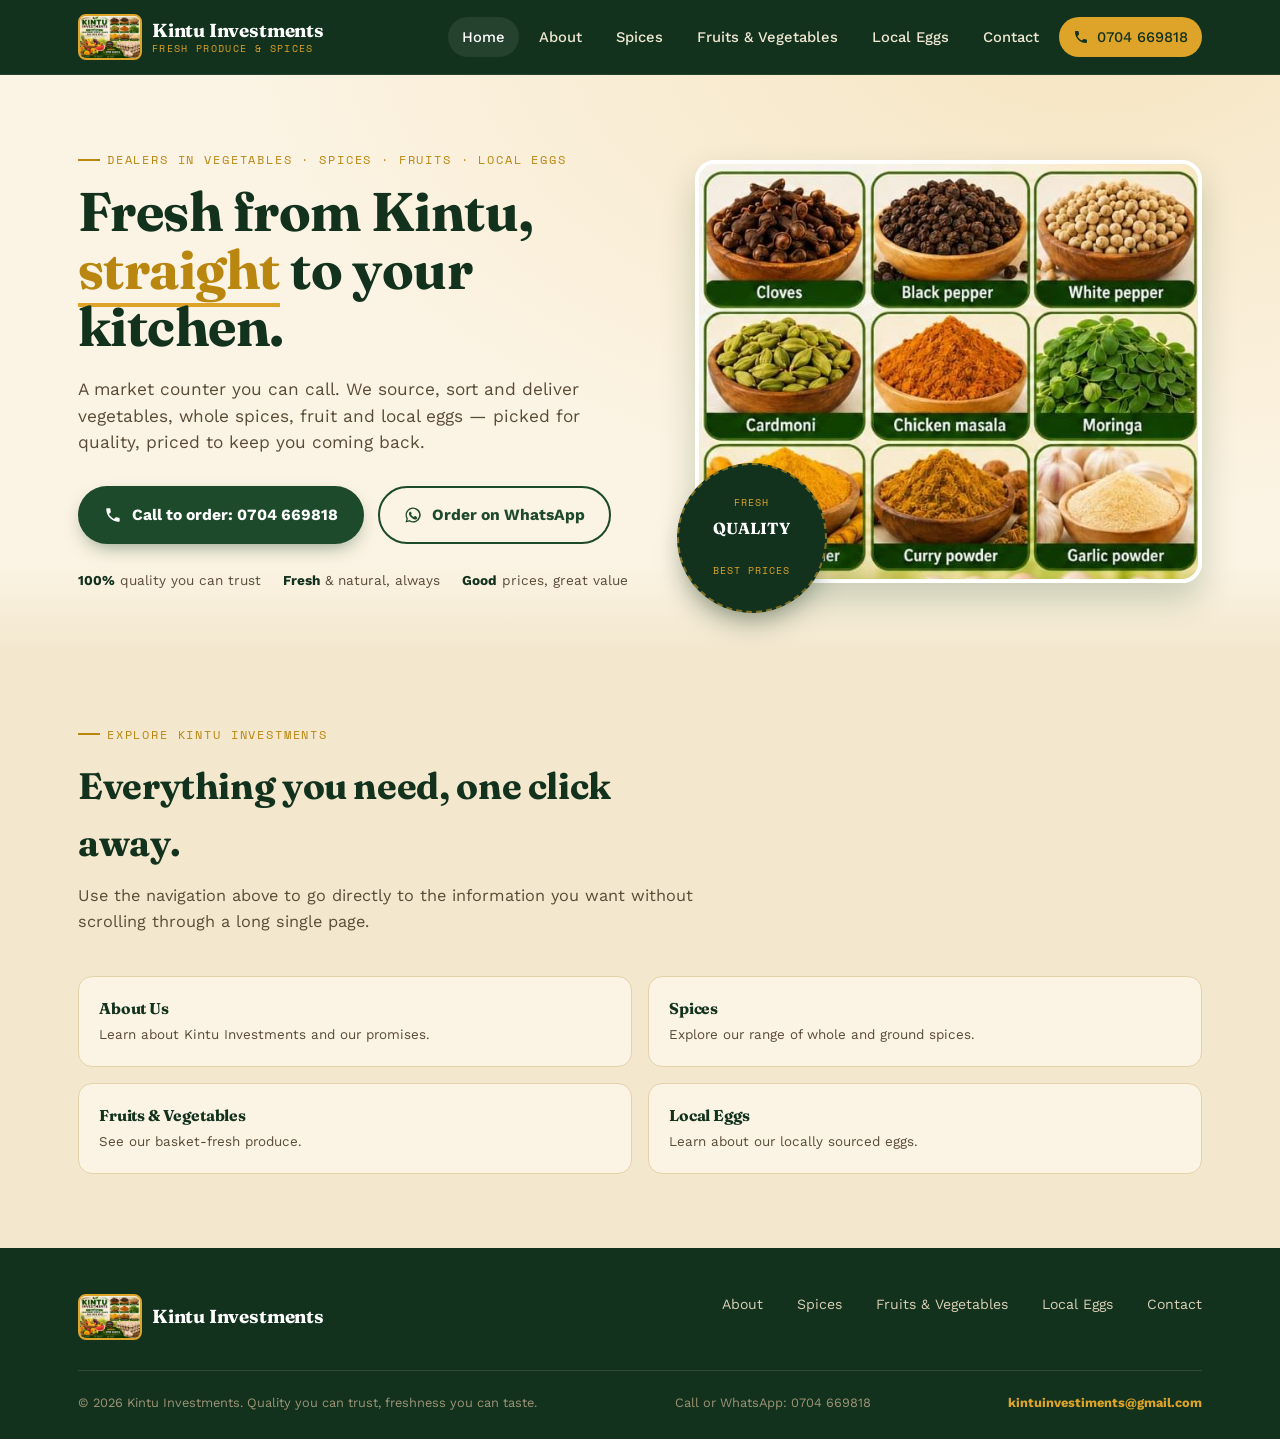
<file: index.html>
<!DOCTYPE html>
<html lang="en">
<head>
<meta charset="UTF-8">
<meta name="viewport" content="width=device-width, initial-scale=1.0">
<title>Kintu Investments — Fresh Vegetables, Spices, Fruits & Local Eggs</title>
<meta name="description" content="Kintu Investments — dealers in vegetables, spices, fruits and local eggs. Quality you can trust, freshness you can taste. Order now: 0704 669818.">
<link rel="preconnect" href="https://fonts.googleapis.com">
<link href="https://fonts.googleapis.com/css2?family=Fraunces:opsz,wght@9..144,400;9..144,500;9..144,600;9..144,700;9..144,900&family=Work+Sans:wght@400;500;600;700&family=Space+Mono:wght@400;700&display=swap" rel="stylesheet">
<link rel="stylesheet" href="theme.css">
<style>:root{
    --forest:#1E4A2C;
    --forest-deep:#12321D;
    --forest-light:#3E7A48;
    --gold:#DDA429;
    --gold-deep:#B9860F;
    --clay:#7A4A24;
    --cream:#FBF3E3;
    --paper:#F3E8CE;
    --paper-line:#E4D3A9;
    --ink:#2B2013;
    --ink-soft:#5A4B37;
    --max:1180px;
    --radius:18px;
  }
  *{box-sizing:border-box;}
  html{scroll-behavior:smooth;}
  body{
    margin:0;
    background:var(--cream);
    color:var(--ink);
    font-family:'Work Sans',sans-serif;
    line-height:1.55;
    -webkit-font-smoothing:antialiased;
  }
  h1,h2,h3,.display{
    font-family:'Fraunces',serif;
    font-weight:700;
    letter-spacing:-0.01em;
    color:var(--forest-deep);
    margin:0;
  }
  .mono{font-family:'Space Mono',monospace;}
  a{color:inherit;text-decoration:none;}
  img{max-width:100%;display:block;}
  .wrap{max-width:var(--max);margin:0 auto;padding:0 28px;}
  .eyebrow{
    font-family:'Space Mono',monospace;
    font-size:.72rem;
    letter-spacing:.16em;
    text-transform:uppercase;
    color:var(--gold-deep);
    display:flex;
    align-items:center;
    gap:.6em;
    margin-bottom:14px;
  }
  .eyebrow::before{content:"";width:22px;height:2px;background:var(--gold-deep);display:inline-block;}
  button{font-family:inherit;cursor:pointer;}
  :focus-visible{outline:3px solid var(--gold);outline-offset:3px;}

  /* ---------- header ---------- */
  header{
    position:sticky;top:0;z-index:100;
    background:var(--forest-deep);
    border-bottom:1px solid rgba(255,255,255,.08);
  }
  .nav-inner{
    display:flex;align-items:center;justify-content:space-between;
    padding:14px 28px;max-width:var(--max);margin:0 auto;
  }
  .brand{display:flex;align-items:center;gap:10px;}
  .brand-mark{width:34px;height:34px;flex:none;}
  .brand-text{font-family:'Fraunces',serif;font-weight:700;color:#fff;font-size:1.18rem;line-height:1.05;letter-spacing:-.01em;}
  .brand-text span{display:block;font-family:'Space Mono',monospace;font-weight:400;font-size:.6rem;letter-spacing:.14em;color:var(--gold);text-transform:uppercase;margin-top:2px;}
  nav.primary{display:flex;gap:6px;align-items:center;}
  nav.primary a{
    color:#EFE7D2;font-size:.92rem;font-weight:500;padding:9px 14px;border-radius:100px;
    position:relative;transition:background .2s ease,color .2s ease;
  }
  nav.primary a:hover,nav.primary a.active{background:rgba(255,255,255,.08);color:#fff;}
  .nav-cta{
    display:inline-flex;align-items:center;gap:8px;
    background:var(--gold);color:var(--forest-deep)!important;
    padding:10px 18px;border-radius:100px;font-weight:700;font-size:.88rem;
    transition:transform .15s ease, background .2s ease;
    white-space:nowrap;
  }
  .nav-cta:hover{background:#fff;transform:translateY(-1px);}
  .burger{display:none;background:none;border:0;width:40px;height:40px;position:relative;}
  .burger span{position:absolute;left:9px;right:9px;height:2px;background:#EFE7D2;transition:.25s;}
  .burger span:nth-child(1){top:14px;}
  .burger span:nth-child(2){top:20px;}
  .burger span:nth-child(3){top:26px;}
  .burger.open span:nth-child(1){transform:translateY(6px) rotate(45deg);}
  .burger.open span:nth-child(2){opacity:0;}
  .burger.open span:nth-child(3){transform:translateY(-6px) rotate(-45deg);}

  /* ---------- hero ---------- */
  .hero{
    position:relative;overflow:hidden;
    background:
      radial-gradient(ellipse at 85% -10%, rgba(221,164,41,.18), transparent 55%),
      linear-gradient(180deg, var(--cream), var(--cream) 85%, var(--paper));
    padding:76px 0 60px;
  }
  .hero-grid{display:grid;grid-template-columns:1.05fr .95fr;gap:56px;align-items:center;}
  .hero h1{font-size:clamp(2.3rem,4.6vw,3.4rem);line-height:1.06;}
  .hero h1 em{font-style:normal;color:var(--gold-deep);border-bottom:4px solid var(--gold);}
  .hero p.lead{font-size:1.08rem;color:var(--ink-soft);max-width:46ch;margin:20px 0 30px;}
  .cta-row{display:flex;gap:14px;flex-wrap:wrap;margin-bottom:26px;}
  .btn{
    display:inline-flex;align-items:center;gap:10px;padding:15px 24px;border-radius:100px;
    font-weight:700;font-size:.98rem;border:2px solid transparent;transition:transform .15s ease,box-shadow .2s ease;
  }
  .btn:active{transform:scale(.97);}
  .btn-primary{background:var(--forest);color:#fff;box-shadow:0 8px 20px -8px rgba(30,74,44,.6);}
  .btn-primary:hover{background:var(--forest-deep);box-shadow:0 10px 24px -8px rgba(30,74,44,.75);}
  .btn-ghost{border-color:var(--forest);color:var(--forest);}
  .btn-ghost:hover{background:var(--forest);color:#fff;}
  .btn svg{width:18px;height:18px;flex:none;}
  .trust-inline{display:flex;gap:22px;flex-wrap:wrap;font-size:.85rem;color:var(--ink-soft);}
  .trust-inline b{color:var(--forest-deep);}

  .hero-art{position:relative;}
  .bowl-grid{
    display:grid;grid-template-columns:repeat(3,1fr);gap:14px;
  }
  .bowl-card{
    background:var(--paper);border:1px solid var(--paper-line);border-radius:16px;
    padding:14px 10px 12px;text-align:center;transition:transform .25s ease, box-shadow .25s ease;
  }
  .bowl-card:hover{transform:translateY(-4px);box-shadow:0 14px 26px -14px rgba(43,32,19,.35);}
  .bowl-icon{width:64px;height:64px;margin:0 auto 8px;border-radius:50%;position:relative;box-shadow:inset 0 -6px 10px rgba(0,0,0,.18), 0 3px 0 rgba(255,255,255,.5);}
  .bowl-card .lbl{font-size:.72rem;font-weight:600;color:var(--forest-deep);}

  .stamp{
    position:absolute;left:-18px;bottom:-30px;width:150px;height:150px;
    border-radius:50%;background:var(--forest-deep);color:var(--gold);
    display:flex;align-items:center;justify-content:center;text-align:center;
    box-shadow:0 16px 30px -12px rgba(18,50,29,.55);
    animation:spin 26s linear infinite;
    border:2px dashed rgba(221,164,41,.55);
  }
  .stamp-inner{font-family:'Space Mono',monospace;font-size:.62rem;letter-spacing:.1em;line-height:1.9;text-transform:uppercase;}
  .stamp-inner b{display:block;font-family:'Fraunces',serif;font-size:1rem;letter-spacing:0;color:#fff;}
  @keyframes spin{from{transform:rotate(0)}to{transform:rotate(360deg)}}
  @media (prefers-reduced-motion:reduce){.stamp{animation:none;}}

  /* ---------- section shell ---------- */
  section{padding:74px 0;scroll-margin-top:78px;}
  .section-head{max-width:640px;margin-bottom:42px;}
  .section-head h2{font-size:clamp(1.7rem,3vw,2.3rem);}
  .section-head p{color:var(--ink-soft);margin-top:12px;font-size:1.02rem;}
  .alt{background:var(--paper);}

  /* ---------- about ---------- */
  .about-grid{display:grid;grid-template-columns:1.1fr .9fr;gap:50px;align-items:start;}
  .about-grid p{color:var(--ink-soft);font-size:1.02rem;max-width:52ch;}
  .badges{display:grid;grid-template-columns:1fr 1fr;gap:16px;}
  .badge{background:var(--cream);border:1px solid var(--paper-line);border-radius:14px;padding:20px;}
  .badge .ic{width:34px;height:34px;margin-bottom:10px;color:var(--gold-deep);}
  .badge h3{font-size:.98rem;color:var(--forest-deep);margin-bottom:4px;}
  .badge p{margin:0;font-size:.84rem;color:var(--ink-soft);}

  /* ---------- spice counter ---------- */
  .spice-tabs{display:flex;flex-wrap:wrap;gap:10px;margin-bottom:34px;}
  .spice-tab{
    background:var(--cream);border:1px solid var(--paper-line);color:var(--ink-soft);
    padding:10px 16px;border-radius:100px;font-size:.86rem;font-weight:600;
    display:flex;align-items:center;gap:9px;transition:.2s ease;
  }
  .spice-tab .dot{width:14px;height:14px;border-radius:50%;flex:none;}
  .spice-tab:hover{border-color:var(--forest-light);color:var(--forest-deep);}
  .spice-tab[aria-selected="true"]{background:var(--forest);border-color:var(--forest);color:#fff;}
  .spice-panel{
    display:grid;grid-template-columns:.7fr 1.3fr;gap:44px;align-items:center;
    background:var(--cream);border:1px solid var(--paper-line);border-radius:22px;padding:38px;
  }
  .spice-panel .big-icon{width:180px;height:180px;border-radius:50%;margin:0 auto;box-shadow:inset 0 -10px 18px rgba(0,0,0,.2), 0 6px 0 rgba(255,255,255,.45);}
  .spice-panel h3{font-size:1.7rem;margin-bottom:6px;}
  .spice-panel .tagline{color:var(--gold-deep);font-family:'Space Mono',monospace;font-size:.76rem;letter-spacing:.08em;text-transform:uppercase;margin-bottom:16px;}
  .spice-panel .desc{color:var(--ink-soft);margin-bottom:20px;max-width:56ch;}
  .uses{list-style:none;margin:0;padding:0;display:grid;gap:11px;}
  .uses li{display:flex;gap:12px;font-size:.96rem;color:var(--ink);}
  .uses .num{flex:none;width:26px;height:26px;border-radius:50%;background:var(--forest);color:#fff;font-family:'Space Mono',monospace;font-size:.7rem;display:flex;align-items:center;justify-content:center;font-weight:700;}
  @media (max-width:720px){.spice-panel{grid-template-columns:1fr;text-align:center;}.uses li{text-align:left;}}

  /* ---------- produce ---------- */
  .produce-grid{display:grid;grid-template-columns:repeat(5,1fr);gap:16px;}
  .produce-card{
    background:var(--paper);border:1px solid var(--paper-line);border-radius:16px;
    padding:22px 12px;text-align:center;transition:transform .2s ease;
  }
  .produce-card:hover{transform:translateY(-4px);}
  .produce-card .ic{width:46px;height:46px;margin:0 auto 10px;}
  .produce-card .lbl{font-size:.82rem;font-weight:600;color:var(--forest-deep);}
  .produce-note{margin-top:26px;font-size:.92rem;color:var(--ink-soft);}

  /* ---------- eggs ---------- */
  .eggs-wrap{display:grid;grid-template-columns:.9fr 1.1fr;gap:52px;align-items:center;}
  .egg-carton{display:grid;grid-template-columns:repeat(5,1fr);gap:10px;background:var(--clay);padding:20px;border-radius:18px;}
  .egg{width:100%;aspect-ratio:3/3.6;background:radial-gradient(circle at 35% 30%, #FFF3DD, #EAD6A9 65%, #D8BE8B);border-radius:50% 50% 48% 48%/58% 58% 42% 42%;box-shadow:inset -4px -4px 8px rgba(0,0,0,.12);}
  .eggs-copy h2{margin-bottom:14px;}
  .eggs-copy p{color:var(--ink-soft);max-width:50ch;}
  .egg-points{list-style:none;padding:0;margin:22px 0 28px;display:grid;gap:12px;}
  .egg-points li{display:flex;gap:10px;font-size:.96rem;}
  .egg-points svg{width:20px;height:20px;flex:none;color:var(--forest);margin-top:2px;}

  /* ---------- contact ---------- */
  .contact-grid{display:grid;grid-template-columns:1fr 1fr;gap:22px;}
  .contact-card{
    background:var(--forest-deep);color:#F3EEDD;border-radius:20px;padding:32px;
    display:flex;flex-direction:column;gap:14px;
  }
  .contact-card.gold{background:var(--gold);color:var(--forest-deep);}
  .contact-card .ic{width:38px;height:38px;}
  .contact-card h3{color:inherit;font-size:1.25rem;}
  .contact-card p{margin:0;opacity:.85;font-size:.92rem;}
  .contact-card .num{font-family:'Space Mono',monospace;font-size:1.5rem;font-weight:700;letter-spacing:.02em;}
  .contact-card .go{
    align-self:flex-start;margin-top:auto;padding:11px 20px;border-radius:100px;font-weight:700;font-size:.88rem;
    background:rgba(255,255,255,.12);
  }
  .contact-card.gold .go{background:rgba(18,50,29,.14);}
  .contact-card .go:hover{background:rgba(255,255,255,.22);}
  .contact-card.gold .go:hover{background:rgba(18,50,29,.24);}
  .contact-meta{margin-top:30px;color:var(--ink-soft);font-size:.92rem;text-align:center;}

  /* ---------- footer ---------- */
  footer{background:var(--forest-deep);color:#D9CFB6;padding:46px 0 26px;}
  .footer-top{display:flex;justify-content:space-between;flex-wrap:wrap;gap:26px;padding-bottom:30px;border-bottom:1px solid rgba(255,255,255,.12);}
  .footer-brand .brand-text{color:#fff;}
  .footer-links{display:flex;gap:34px;flex-wrap:wrap;}
  .footer-links a{font-size:.88rem;color:#D9CFB6;}
  .footer-links a:hover{color:var(--gold);}
  .footer-bottom{display:flex;justify-content:space-between;flex-wrap:wrap;gap:10px;padding-top:22px;font-size:.8rem;color:#9E9376;}

  /* ---------- responsive ---------- */
  @media (max-width:980px){
    .hero-grid{grid-template-columns:1fr;}
    .hero-art{order:-1;max-width:420px;margin:0 auto;}
    .about-grid{grid-template-columns:1fr;}
    .produce-grid{grid-template-columns:repeat(3,1fr);}
    .eggs-wrap{grid-template-columns:1fr;}
    .contact-grid{grid-template-columns:1fr;}
  }
  @media (max-width:800px){
    nav.primary{
      position:fixed;top:66px;left:0;right:0;bottom:0;
      background:var(--forest-deep);flex-direction:column;align-items:stretch;
      padding:18px 24px;gap:4px;transform:translateY(-8px);opacity:0;pointer-events:none;
      transition:opacity .2s ease, transform .2s ease;overflow-y:auto;
    }
    nav.primary.open{opacity:1;transform:translateY(0);pointer-events:auto;}
    nav.primary a{padding:14px 10px;border-bottom:1px solid rgba(255,255,255,.08);border-radius:0;}
    .nav-cta{margin-top:10px;justify-content:center;}
    .burger{display:block;}
    .spice-panel{padding:26px;}
  }
  @media (max-width:620px){
    .produce-grid{grid-template-columns:repeat(2,1fr);}
    .bowl-grid{grid-template-columns:repeat(3,1fr);}
    .stamp{width:120px;height:120px;left:-8px;bottom:-20px;}
  }
/* ---------- multi-page additions ---------- */
.page-hero{padding:58px 0 36px;background:linear-gradient(180deg,var(--cream),var(--paper));}
.page-hero h1{font-size:clamp(2rem,4vw,3rem);line-height:1.08;}
.page-hero p{max-width:62ch;color:var(--ink-soft);margin:14px 0 0;font-size:1rem;}
.page-actions{display:flex;gap:12px;flex-wrap:wrap;margin-top:24px;}
</style>
</head>
<body data-page="home">
<header>
  <div class="nav-inner">
    <a href="index.html" class="brand">
      <img class="brand-logo" src="logo.jpeg" alt="Kintu Investments logo">
      <span class="brand-text">Kintu Investments<span>Fresh Produce &amp; Spices</span></span>
    </a>
    <nav class="primary" id="primaryNav">
      <a href="index.html" data-page="home">Home</a>
      <a href="about.html" data-page="about">About</a>
      <a href="spices.html" data-page="spices">Spices</a>
      <a href="produce.html" data-page="produce">Fruits &amp; Vegetables</a>
      <a href="eggs.html" data-page="eggs">Local Eggs</a>
      <a href="contact.html" data-page="contact">Contact</a>
      <a class="nav-cta" href="tel:+256704669818">
        <svg viewBox="0 0 24 24" width="16" height="16" fill="currentColor"><path d="M6.6 10.8c1.4 2.8 3.8 5.1 6.6 6.6l2.2-2.2c.3-.3.7-.4 1-.2 1.1.4 2.3.6 3.5.6.6 0 1 .4 1 1V20c0 .6-.4 1-1 1C10.6 21 3 13.4 3 4c0-.6.4-1 1-1h3.5c.6 0 1 .4 1 1 0 1.2.2 2.4.6 3.5.1.4 0 .8-.3 1L6.6 10.8Z"/></svg>
        0704 669818
      </a>
    </nav>
    <button class="burger" id="burger" aria-label="Toggle menu" aria-expanded="false" aria-controls="primaryNav">
      <span></span><span></span><span></span>
    </button>
  </div>
</header>
<section class="hero" id="home">
  <div class="wrap hero-grid">
    <div>
      <div class="eyebrow">Dealers in Vegetables · Spices · Fruits · Local Eggs</div>
      <h1>Fresh from Kintu, <em>straight</em> to your kitchen.</h1>
      <p class="lead">A market counter you can call. We source, sort and deliver vegetables, whole spices, fruit and local eggs — picked for quality, priced to keep you coming back.</p>
      <div class="cta-row">
        <a class="btn btn-primary" href="tel:+256704669818">
          <svg viewBox="0 0 24 24" fill="currentColor"><path d="M6.6 10.8c1.4 2.8 3.8 5.1 6.6 6.6l2.2-2.2c.3-.3.7-.4 1-.2 1.1.4 2.3.6 3.5.6.6 0 1 .4 1 1V20c0 .6-.4 1-1 1C10.6 21 3 13.4 3 4c0-.6.4-1 1-1h3.5c.6 0 1 .4 1 1 0 1.2.2 2.4.6 3.5.1.4 0 .8-.3 1L6.6 10.8Z"/></svg>
          Call to order: 0704 669818
        </a>
        <a class="btn btn-ghost" href="https://wa.me/256704669818?text=Hello%20Kintu%20Investments%2C%20I%27d%20like%20to%20place%20an%20order." target="_blank" rel="noopener">
          <svg viewBox="0 0 24 24" fill="currentColor"><path d="M12 2a10 10 0 0 0-8.6 15L2 22l5.2-1.4A10 10 0 1 0 12 2Zm0 18.2a8.1 8.1 0 0 1-4.2-1.2l-.3-.2-3.1.8.8-3-.2-.3A8.2 8.2 0 1 1 12 20.2Zm4.5-6.1c-.2-.1-1.5-.7-1.7-.8-.2-.1-.4-.1-.6.1-.2.2-.7.8-.8 1-.2.2-.3.2-.5.1-1.4-.7-2.4-1.3-3.3-2.9-.2-.4.2-.4.6-1.2.1-.2 0-.4 0-.5-.1-.1-.6-1.4-.8-1.9-.2-.5-.4-.4-.6-.4h-.5c-.2 0-.5.1-.7.3-.2.2-1 .9-1 2.3s1 2.7 1.1 2.9c.1.2 2 3 4.8 4.2.7.3 1.2.5 1.6.6.7.2 1.3.2 1.8.1.5-.1 1.5-.6 1.7-1.2.2-.6.2-1.1.1-1.2-.1-.1-.2-.2-.5-.3Z"/></svg>
          Order on WhatsApp
        </a>
      </div>
      <div class="trust-inline">
        <span><b>100%</b> quality you can trust</span>
        <span><b>Fresh</b> &amp; natural, always</span>
        <span><b>Good</b> prices, great value</span>
      </div>
    </div>

    <div class="hero-art">
      <img class="responsive-product-image home-spice-photo" src="assets/spices-hero.jpg" alt="Kintu Investments spices including pepper, cardamom, turmeric and garlic powder" width="600" height="495">
      <div class="stamp">
        <div class="stamp-inner">Fresh<br><b>Quality</b><br>Best Prices</div>
      </div>
    </div>
  </div>
</section>
<section class="alt">
  <div class="wrap">
    <div class="section-head">
      <div class="eyebrow">Explore Kintu Investments</div>
      <h2>Everything you need, one click away.</h2>
      <p>Use the navigation above to go directly to the information you want without scrolling through a long single page.</p>
    </div>
    <div class="badges">
      <a class="badge" href="about.html"><h3>About Us</h3><p>Learn about Kintu Investments and our promises.</p></a>
      <a class="badge" href="spices.html"><h3>Spices</h3><p>Explore our range of whole and ground spices.</p></a>
      <a class="badge" href="produce.html"><h3>Fruits &amp; Vegetables</h3><p>See our basket-fresh produce.</p></a>
      <a class="badge" href="eggs.html"><h3>Local Eggs</h3><p>Learn about our locally sourced eggs.</p></a>
    </div>
  </div>
</section>

<footer>
  <div class="wrap">
    <div class="footer-top">
      <a href="index.html" class="brand footer-brand">
        <img class="brand-logo" src="logo.jpeg" alt="Kintu Investments logo">
        <span class="brand-text">Kintu Investments</span>
      </a>
      <nav class="footer-links">
        <a href="about.html">About</a>
        <a href="spices.html">Spices</a>
        <a href="produce.html">Fruits &amp; Vegetables</a>
        <a href="eggs.html">Local Eggs</a>
        <a href="contact.html">Contact</a>
      </nav>
    </div>
    <div class="footer-bottom">
      <span>© 2026 Kintu Investments. Quality you can trust, freshness you can taste.</span>
      <span>Call or WhatsApp: 0704 669818</span>
      <a class="email-link" href="mailto:kintuinvestiments@gmail.com">kintuinvestiments@gmail.com</a>
    </div>
  </div>
</footer>
<script>// Mobile navigation
const burger = document.getElementById('burger');
const primaryNav = document.getElementById('primaryNav');

if (burger && primaryNav) {
  burger.addEventListener('click', () => {
    const open = primaryNav.classList.toggle('open');
    burger.classList.toggle('open', open);
    burger.setAttribute('aria-expanded', String(open));
  });

  primaryNav.querySelectorAll('a').forEach(a => {
    a.addEventListener('click', () => {
      primaryNav.classList.remove('open');
      burger.classList.remove('open');
      burger.setAttribute('aria-expanded', 'false');
    });
  });
}

// Highlight the current page.
const currentPage = document.body.dataset.page;
document.querySelectorAll('nav.primary a[data-page]').forEach(link => {
  if (link.dataset.page === currentPage) link.classList.add('active');
});

// Spice data — 9 spices, each with 3 uses
const spices = [
  { name:'Cloves', tagline:'Whole aromatic bud', color:'radial-gradient(circle at 35% 30%,#6B4A2E,#3B2413 70%)', desc:'Dried, unopened flower buds with a warm, sweet-sharp bite — sold whole for slow-cooked dishes and hot drinks.', uses:['Adds depth to pilau, meat stews and rice dishes','Brewed into spiced tea and mulled drinks','Used traditionally to ease toothache and digestion'] },
  { name:'Black Pepper', tagline:'All-purpose heat', color:'radial-gradient(circle at 35% 30%,#3B3025,#17110B 70%)', desc:'The everyday seasoning spice — sharp, peppery heat that builds flavour in almost any savoury dish.', uses:['General seasoning for meat, fish and vegetables','Base for pepper sauces and marinades','Stirred into soups and stews to round out flavour'] },
  { name:'White Pepper', tagline:'Milder, cleaner heat', color:'radial-gradient(circle at 35% 30%,#E9DBB6,#C7AE79 70%)', desc:'Black pepper with the outer husk removed — a gentler, earthier heat that disappears visually into pale dishes.', uses:['Seasoning cream soups and light sauces without dark specks','Common in broths, dressings and marinades','Milder alternative for dishes like mashed potato'] },
  { name:'Cardamom', tagline:'Sweet, floral pods', color:'radial-gradient(circle at 35% 30%,#A9C77E,#6E8B44 70%)', desc:'Green pods holding fragrant seeds — one of the most versatile spices, equally at home in savoury and sweet cooking.', uses:['Essential in spiced chai and hot beverages','Used in cakes, cookies and sweet baking','Flavours pilau, biryani and other rice dishes'] },
  { name:'Chicken Masala', tagline:'Ready-mixed blend', color:'radial-gradient(circle at 35% 30%,#C24A1E,#7C2A0C 70%)', desc:'A pre-balanced blend built specifically for poultry, taking the guesswork out of seasoning chicken dishes.', uses:['Seasoning chicken stews, curries and soups','Rubbed onto chicken before grilling or roasting','Stirred into sauces for a quick flavour base'] },
  { name:'Moringa', tagline:'Nutrient-dense leaf', color:'radial-gradient(circle at 35% 30%,#7FA858,#4C6E33 70%)', desc:'Dried leaves from the moringa tree, valued for their earthy flavour and place in everyday nutrition.', uses:['Brewed as a herbal tea','Stirred into sauces and leafy greens dishes','Mixed into porridge or smoothies'] },
  { name:'Turmeric Powder', tagline:'Golden ground root', color:'radial-gradient(circle at 35% 30%,#E27A2E,#A8481B 70%)', desc:'Bright gold, earthy and slightly bitter — the colour and backbone of many rice and stew dishes.', uses:['Colours and flavours rice, soups and stews','Foundation ingredient in curry powder blends','Traditionally stirred into warm milk or tea'] },
  { name:'Curry Powder', tagline:'Blended spice mix', color:'radial-gradient(circle at 35% 30%,#B87A2E,#6F430F 70%)', desc:'A balanced house blend of ground spices for quick, consistent flavour in everyday cooking.', uses:['Seasoning curries, stews and sauces','Flavouring vegetables, beans and lentils','Marinating meat and fish before cooking'] },
  { name:'Garlic Powder', tagline:'Dried, ground garlic', color:'radial-gradient(circle at 35% 30%,#F1DDA0,#D9B064 70%)', desc:'Concentrated garlic flavour in dry form — convenient for rubs, marinades and dishes needing an even coating.', uses:['Seasoning meat, vegetables and sauces','Key ingredient in dry rubs and marinades','Adds base flavour to soups and dressings'] }
];

const tabsEl = document.getElementById('spiceTabs');
const panelEl = document.getElementById('spicePanel');

if (tabsEl && panelEl) {
  function renderPanel(i){
    const s = spices[i];
    panelEl.innerHTML = `
      <div class="big-icon" style="background:${s.color}"></div>
      <div>
        <div class="tagline">${s.tagline}</div>
        <h3>${s.name}</h3>
        <p class="desc">${s.desc}</p>
        <ul class="uses">
          ${s.uses.map((u,idx)=>`<li><span class="num">${idx+1}</span><span>${u}</span></li>`).join('')}
        </ul>
      </div>`;
  }

  spices.forEach((s,i) => {
    const tab = document.createElement('button');
    tab.className = 'spice-tab';
    tab.setAttribute('role','tab');
    tab.setAttribute('aria-selected', i===0 ? 'true' : 'false');
    tab.innerHTML = `<span class="dot" style="background:${s.color}"></span>${s.name}`;
    tab.addEventListener('click', () => {
      tabsEl.querySelectorAll('.spice-tab').forEach(t => t.setAttribute('aria-selected','false'));
      tab.setAttribute('aria-selected','true');
      renderPanel(i);
    });
    tabsEl.appendChild(tab);
  });
  renderPanel(0);
}

// Produce grid
const produce = [
  { name:'Pineapple', color:'#C7A93B' }, { name:'Bananas', color:'#E8C13A' },
  { name:'Watermelon', color:'#3F8F4E' }, { name:'Mangoes', color:'#E68A2E' },
  { name:'Oranges', color:'#E07A2A' }, { name:'Apples', color:'#C23B3B' },
  { name:'Grapes', color:'#6B3F82' }, { name:'Papaya', color:'#E8862F' },
  { name:'Limes', color:'#8CB93E' }, { name:'Avocado', color:'#5C7A3B' }
];

const grid = document.getElementById('produceGrid');
if (grid) {
  produce.forEach(p => {
    const card = document.createElement('div');
    card.className = 'produce-card';
    card.innerHTML = `
      <svg class="ic" viewBox="0 0 24 24"><circle cx="12" cy="13" r="8" fill="${p.color}"/><path d="M12 5c1-2 3-3 4-2-1 2-2 3-4 2Z" fill="#3E7A48"/></svg>
      <div class="lbl">${p.name}</div>`;
    grid.appendChild(card);
  });
}
</script>
</body>
</html>
</file>
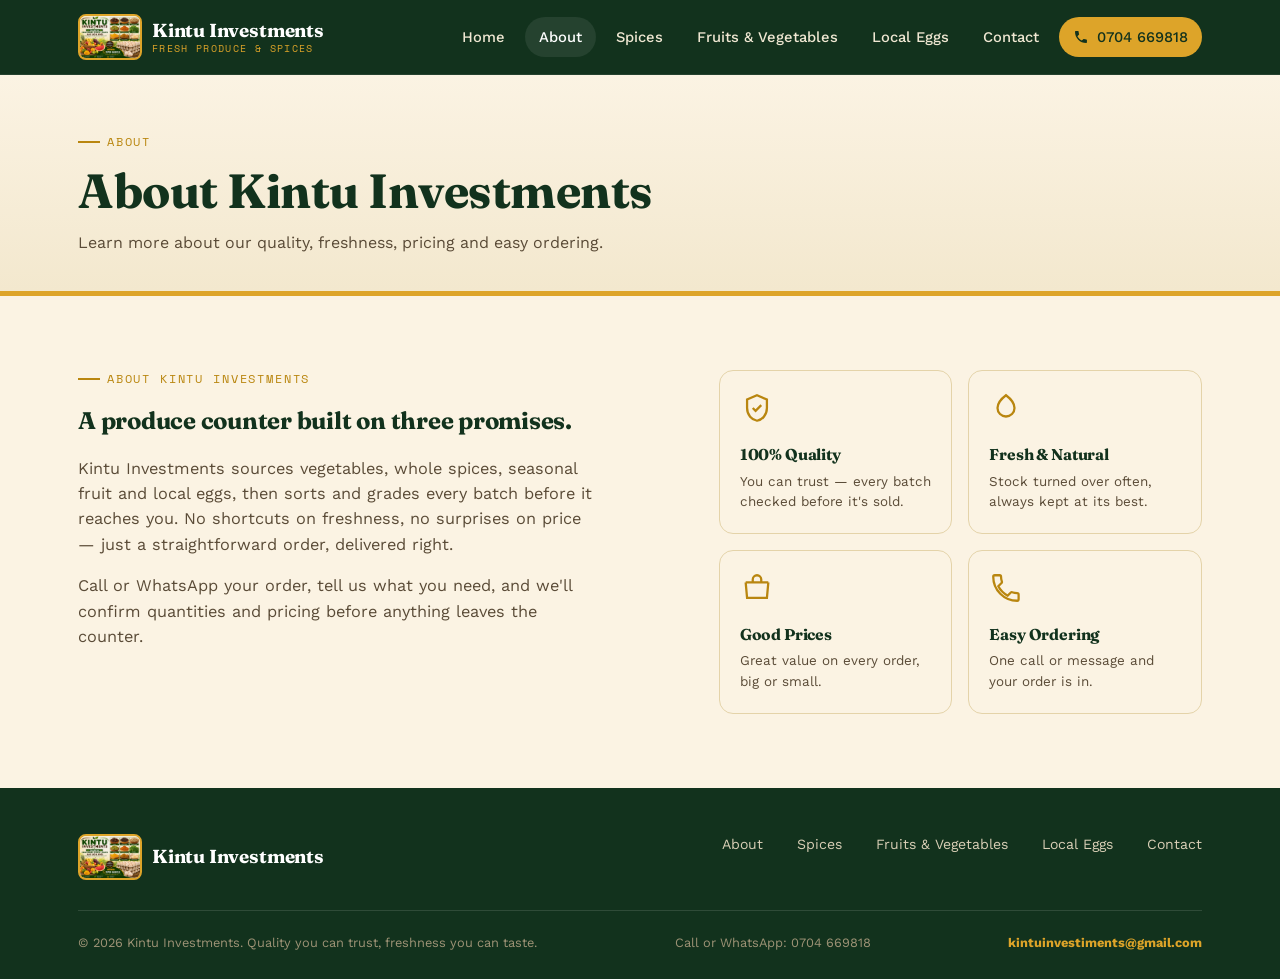
<file: about.html>
<!DOCTYPE html>
<html lang="en">
<head>
<meta charset="UTF-8">
<meta name="viewport" content="width=device-width, initial-scale=1.0">
<title>About Kintu Investments</title>
<meta name="description" content="Kintu Investments — dealers in vegetables, spices, fruits and local eggs. Quality you can trust, freshness you can taste. Order now: 0704 669818.">
<link rel="preconnect" href="https://fonts.googleapis.com">
<link href="https://fonts.googleapis.com/css2?family=Fraunces:opsz,wght@9..144,400;9..144,500;9..144,600;9..144,700;9..144,900&family=Work+Sans:wght@400;500;600;700&family=Space+Mono:wght@400;700&display=swap" rel="stylesheet">
<link rel="stylesheet" href="theme.css">
<style>:root{
    --forest:#1E4A2C;
    --forest-deep:#12321D;
    --forest-light:#3E7A48;
    --gold:#DDA429;
    --gold-deep:#B9860F;
    --clay:#7A4A24;
    --cream:#FBF3E3;
    --paper:#F3E8CE;
    --paper-line:#E4D3A9;
    --ink:#2B2013;
    --ink-soft:#5A4B37;
    --max:1180px;
    --radius:18px;
  }
  *{box-sizing:border-box;}
  html{scroll-behavior:smooth;}
  body{
    margin:0;
    background:var(--cream);
    color:var(--ink);
    font-family:'Work Sans',sans-serif;
    line-height:1.55;
    -webkit-font-smoothing:antialiased;
  }
  h1,h2,h3,.display{
    font-family:'Fraunces',serif;
    font-weight:700;
    letter-spacing:-0.01em;
    color:var(--forest-deep);
    margin:0;
  }
  .mono{font-family:'Space Mono',monospace;}
  a{color:inherit;text-decoration:none;}
  img{max-width:100%;display:block;}
  .wrap{max-width:var(--max);margin:0 auto;padding:0 28px;}
  .eyebrow{
    font-family:'Space Mono',monospace;
    font-size:.72rem;
    letter-spacing:.16em;
    text-transform:uppercase;
    color:var(--gold-deep);
    display:flex;
    align-items:center;
    gap:.6em;
    margin-bottom:14px;
  }
  .eyebrow::before{content:"";width:22px;height:2px;background:var(--gold-deep);display:inline-block;}
  button{font-family:inherit;cursor:pointer;}
  :focus-visible{outline:3px solid var(--gold);outline-offset:3px;}

  /* ---------- header ---------- */
  header{
    position:sticky;top:0;z-index:100;
    background:var(--forest-deep);
    border-bottom:1px solid rgba(255,255,255,.08);
  }
  .nav-inner{
    display:flex;align-items:center;justify-content:space-between;
    padding:14px 28px;max-width:var(--max);margin:0 auto;
  }
  .brand{display:flex;align-items:center;gap:10px;}
  .brand-mark{width:34px;height:34px;flex:none;}
  .brand-text{font-family:'Fraunces',serif;font-weight:700;color:#fff;font-size:1.18rem;line-height:1.05;letter-spacing:-.01em;}
  .brand-text span{display:block;font-family:'Space Mono',monospace;font-weight:400;font-size:.6rem;letter-spacing:.14em;color:var(--gold);text-transform:uppercase;margin-top:2px;}
  nav.primary{display:flex;gap:6px;align-items:center;}
  nav.primary a{
    color:#EFE7D2;font-size:.92rem;font-weight:500;padding:9px 14px;border-radius:100px;
    position:relative;transition:background .2s ease,color .2s ease;
  }
  nav.primary a:hover,nav.primary a.active{background:rgba(255,255,255,.08);color:#fff;}
  .nav-cta{
    display:inline-flex;align-items:center;gap:8px;
    background:var(--gold);color:var(--forest-deep)!important;
    padding:10px 18px;border-radius:100px;font-weight:700;font-size:.88rem;
    transition:transform .15s ease, background .2s ease;
    white-space:nowrap;
  }
  .nav-cta:hover{background:#fff;transform:translateY(-1px);}
  .burger{display:none;background:none;border:0;width:40px;height:40px;position:relative;}
  .burger span{position:absolute;left:9px;right:9px;height:2px;background:#EFE7D2;transition:.25s;}
  .burger span:nth-child(1){top:14px;}
  .burger span:nth-child(2){top:20px;}
  .burger span:nth-child(3){top:26px;}
  .burger.open span:nth-child(1){transform:translateY(6px) rotate(45deg);}
  .burger.open span:nth-child(2){opacity:0;}
  .burger.open span:nth-child(3){transform:translateY(-6px) rotate(-45deg);}

  /* ---------- hero ---------- */
  .hero{
    position:relative;overflow:hidden;
    background:
      radial-gradient(ellipse at 85% -10%, rgba(221,164,41,.18), transparent 55%),
      linear-gradient(180deg, var(--cream), var(--cream) 85%, var(--paper));
    padding:76px 0 60px;
  }
  .hero-grid{display:grid;grid-template-columns:1.05fr .95fr;gap:56px;align-items:center;}
  .hero h1{font-size:clamp(2.3rem,4.6vw,3.4rem);line-height:1.06;}
  .hero h1 em{font-style:normal;color:var(--gold-deep);border-bottom:4px solid var(--gold);}
  .hero p.lead{font-size:1.08rem;color:var(--ink-soft);max-width:46ch;margin:20px 0 30px;}
  .cta-row{display:flex;gap:14px;flex-wrap:wrap;margin-bottom:26px;}
  .btn{
    display:inline-flex;align-items:center;gap:10px;padding:15px 24px;border-radius:100px;
    font-weight:700;font-size:.98rem;border:2px solid transparent;transition:transform .15s ease,box-shadow .2s ease;
  }
  .btn:active{transform:scale(.97);}
  .btn-primary{background:var(--forest);color:#fff;box-shadow:0 8px 20px -8px rgba(30,74,44,.6);}
  .btn-primary:hover{background:var(--forest-deep);box-shadow:0 10px 24px -8px rgba(30,74,44,.75);}
  .btn-ghost{border-color:var(--forest);color:var(--forest);}
  .btn-ghost:hover{background:var(--forest);color:#fff;}
  .btn svg{width:18px;height:18px;flex:none;}
  .trust-inline{display:flex;gap:22px;flex-wrap:wrap;font-size:.85rem;color:var(--ink-soft);}
  .trust-inline b{color:var(--forest-deep);}

  .hero-art{position:relative;}
  .bowl-grid{
    display:grid;grid-template-columns:repeat(3,1fr);gap:14px;
  }
  .bowl-card{
    background:var(--paper);border:1px solid var(--paper-line);border-radius:16px;
    padding:14px 10px 12px;text-align:center;transition:transform .25s ease, box-shadow .25s ease;
  }
  .bowl-card:hover{transform:translateY(-4px);box-shadow:0 14px 26px -14px rgba(43,32,19,.35);}
  .bowl-icon{width:64px;height:64px;margin:0 auto 8px;border-radius:50%;position:relative;box-shadow:inset 0 -6px 10px rgba(0,0,0,.18), 0 3px 0 rgba(255,255,255,.5);}
  .bowl-card .lbl{font-size:.72rem;font-weight:600;color:var(--forest-deep);}

  .stamp{
    position:absolute;left:-18px;bottom:-30px;width:150px;height:150px;
    border-radius:50%;background:var(--forest-deep);color:var(--gold);
    display:flex;align-items:center;justify-content:center;text-align:center;
    box-shadow:0 16px 30px -12px rgba(18,50,29,.55);
    animation:spin 26s linear infinite;
    border:2px dashed rgba(221,164,41,.55);
  }
  .stamp-inner{font-family:'Space Mono',monospace;font-size:.62rem;letter-spacing:.1em;line-height:1.9;text-transform:uppercase;}
  .stamp-inner b{display:block;font-family:'Fraunces',serif;font-size:1rem;letter-spacing:0;color:#fff;}
  @keyframes spin{from{transform:rotate(0)}to{transform:rotate(360deg)}}
  @media (prefers-reduced-motion:reduce){.stamp{animation:none;}}

  /* ---------- section shell ---------- */
  section{padding:74px 0;scroll-margin-top:78px;}
  .section-head{max-width:640px;margin-bottom:42px;}
  .section-head h2{font-size:clamp(1.7rem,3vw,2.3rem);}
  .section-head p{color:var(--ink-soft);margin-top:12px;font-size:1.02rem;}
  .alt{background:var(--paper);}

  /* ---------- about ---------- */
  .about-grid{display:grid;grid-template-columns:1.1fr .9fr;gap:50px;align-items:start;}
  .about-grid p{color:var(--ink-soft);font-size:1.02rem;max-width:52ch;}
  .badges{display:grid;grid-template-columns:1fr 1fr;gap:16px;}
  .badge{background:var(--cream);border:1px solid var(--paper-line);border-radius:14px;padding:20px;}
  .badge .ic{width:34px;height:34px;margin-bottom:10px;color:var(--gold-deep);}
  .badge h3{font-size:.98rem;color:var(--forest-deep);margin-bottom:4px;}
  .badge p{margin:0;font-size:.84rem;color:var(--ink-soft);}

  /* ---------- spice counter ---------- */
  .spice-tabs{display:flex;flex-wrap:wrap;gap:10px;margin-bottom:34px;}
  .spice-tab{
    background:var(--cream);border:1px solid var(--paper-line);color:var(--ink-soft);
    padding:10px 16px;border-radius:100px;font-size:.86rem;font-weight:600;
    display:flex;align-items:center;gap:9px;transition:.2s ease;
  }
  .spice-tab .dot{width:14px;height:14px;border-radius:50%;flex:none;}
  .spice-tab:hover{border-color:var(--forest-light);color:var(--forest-deep);}
  .spice-tab[aria-selected="true"]{background:var(--forest);border-color:var(--forest);color:#fff;}
  .spice-panel{
    display:grid;grid-template-columns:.7fr 1.3fr;gap:44px;align-items:center;
    background:var(--cream);border:1px solid var(--paper-line);border-radius:22px;padding:38px;
  }
  .spice-panel .big-icon{width:180px;height:180px;border-radius:50%;margin:0 auto;box-shadow:inset 0 -10px 18px rgba(0,0,0,.2), 0 6px 0 rgba(255,255,255,.45);}
  .spice-panel h3{font-size:1.7rem;margin-bottom:6px;}
  .spice-panel .tagline{color:var(--gold-deep);font-family:'Space Mono',monospace;font-size:.76rem;letter-spacing:.08em;text-transform:uppercase;margin-bottom:16px;}
  .spice-panel .desc{color:var(--ink-soft);margin-bottom:20px;max-width:56ch;}
  .uses{list-style:none;margin:0;padding:0;display:grid;gap:11px;}
  .uses li{display:flex;gap:12px;font-size:.96rem;color:var(--ink);}
  .uses .num{flex:none;width:26px;height:26px;border-radius:50%;background:var(--forest);color:#fff;font-family:'Space Mono',monospace;font-size:.7rem;display:flex;align-items:center;justify-content:center;font-weight:700;}
  @media (max-width:720px){.spice-panel{grid-template-columns:1fr;text-align:center;}.uses li{text-align:left;}}

  /* ---------- produce ---------- */
  .produce-grid{display:grid;grid-template-columns:repeat(5,1fr);gap:16px;}
  .produce-card{
    background:var(--paper);border:1px solid var(--paper-line);border-radius:16px;
    padding:22px 12px;text-align:center;transition:transform .2s ease;
  }
  .produce-card:hover{transform:translateY(-4px);}
  .produce-card .ic{width:46px;height:46px;margin:0 auto 10px;}
  .produce-card .lbl{font-size:.82rem;font-weight:600;color:var(--forest-deep);}
  .produce-note{margin-top:26px;font-size:.92rem;color:var(--ink-soft);}

  /* ---------- eggs ---------- */
  .eggs-wrap{display:grid;grid-template-columns:.9fr 1.1fr;gap:52px;align-items:center;}
  .egg-carton{display:grid;grid-template-columns:repeat(5,1fr);gap:10px;background:var(--clay);padding:20px;border-radius:18px;}
  .egg{width:100%;aspect-ratio:3/3.6;background:radial-gradient(circle at 35% 30%, #FFF3DD, #EAD6A9 65%, #D8BE8B);border-radius:50% 50% 48% 48%/58% 58% 42% 42%;box-shadow:inset -4px -4px 8px rgba(0,0,0,.12);}
  .eggs-copy h2{margin-bottom:14px;}
  .eggs-copy p{color:var(--ink-soft);max-width:50ch;}
  .egg-points{list-style:none;padding:0;margin:22px 0 28px;display:grid;gap:12px;}
  .egg-points li{display:flex;gap:10px;font-size:.96rem;}
  .egg-points svg{width:20px;height:20px;flex:none;color:var(--forest);margin-top:2px;}

  /* ---------- contact ---------- */
  .contact-grid{display:grid;grid-template-columns:1fr 1fr;gap:22px;}
  .contact-card{
    background:var(--forest-deep);color:#F3EEDD;border-radius:20px;padding:32px;
    display:flex;flex-direction:column;gap:14px;
  }
  .contact-card.gold{background:var(--gold);color:var(--forest-deep);}
  .contact-card .ic{width:38px;height:38px;}
  .contact-card h3{color:inherit;font-size:1.25rem;}
  .contact-card p{margin:0;opacity:.85;font-size:.92rem;}
  .contact-card .num{font-family:'Space Mono',monospace;font-size:1.5rem;font-weight:700;letter-spacing:.02em;}
  .contact-card .go{
    align-self:flex-start;margin-top:auto;padding:11px 20px;border-radius:100px;font-weight:700;font-size:.88rem;
    background:rgba(255,255,255,.12);
  }
  .contact-card.gold .go{background:rgba(18,50,29,.14);}
  .contact-card .go:hover{background:rgba(255,255,255,.22);}
  .contact-card.gold .go:hover{background:rgba(18,50,29,.24);}
  .contact-meta{margin-top:30px;color:var(--ink-soft);font-size:.92rem;text-align:center;}

  /* ---------- footer ---------- */
  footer{background:var(--forest-deep);color:#D9CFB6;padding:46px 0 26px;}
  .footer-top{display:flex;justify-content:space-between;flex-wrap:wrap;gap:26px;padding-bottom:30px;border-bottom:1px solid rgba(255,255,255,.12);}
  .footer-brand .brand-text{color:#fff;}
  .footer-links{display:flex;gap:34px;flex-wrap:wrap;}
  .footer-links a{font-size:.88rem;color:#D9CFB6;}
  .footer-links a:hover{color:var(--gold);}
  .footer-bottom{display:flex;justify-content:space-between;flex-wrap:wrap;gap:10px;padding-top:22px;font-size:.8rem;color:#9E9376;}

  /* ---------- responsive ---------- */
  @media (max-width:980px){
    .hero-grid{grid-template-columns:1fr;}
    .hero-art{order:-1;max-width:420px;margin:0 auto;}
    .about-grid{grid-template-columns:1fr;}
    .produce-grid{grid-template-columns:repeat(3,1fr);}
    .eggs-wrap{grid-template-columns:1fr;}
    .contact-grid{grid-template-columns:1fr;}
  }
  @media (max-width:800px){
    nav.primary{
      position:fixed;top:66px;left:0;right:0;bottom:0;
      background:var(--forest-deep);flex-direction:column;align-items:stretch;
      padding:18px 24px;gap:4px;transform:translateY(-8px);opacity:0;pointer-events:none;
      transition:opacity .2s ease, transform .2s ease;overflow-y:auto;
    }
    nav.primary.open{opacity:1;transform:translateY(0);pointer-events:auto;}
    nav.primary a{padding:14px 10px;border-bottom:1px solid rgba(255,255,255,.08);border-radius:0;}
    .nav-cta{margin-top:10px;justify-content:center;}
    .burger{display:block;}
    .spice-panel{padding:26px;}
  }
  @media (max-width:620px){
    .produce-grid{grid-template-columns:repeat(2,1fr);}
    .bowl-grid{grid-template-columns:repeat(3,1fr);}
    .stamp{width:120px;height:120px;left:-8px;bottom:-20px;}
  }
/* ---------- multi-page additions ---------- */
.page-hero{padding:58px 0 36px;background:linear-gradient(180deg,var(--cream),var(--paper));}
.page-hero h1{font-size:clamp(2rem,4vw,3rem);line-height:1.08;}
.page-hero p{max-width:62ch;color:var(--ink-soft);margin:14px 0 0;font-size:1rem;}
.page-actions{display:flex;gap:12px;flex-wrap:wrap;margin-top:24px;}
</style>
</head>
<body data-page="about">
<header>
  <div class="nav-inner">
    <a href="index.html" class="brand">
      <img class="brand-logo" src="logo.jpeg" alt="Kintu Investments logo">
      <span class="brand-text">Kintu Investments<span>Fresh Produce &amp; Spices</span></span>
    </a>
    <nav class="primary" id="primaryNav">
      <a href="index.html" data-page="home">Home</a>
      <a href="about.html" data-page="about">About</a>
      <a href="spices.html" data-page="spices">Spices</a>
      <a href="produce.html" data-page="produce">Fruits &amp; Vegetables</a>
      <a href="eggs.html" data-page="eggs">Local Eggs</a>
      <a href="contact.html" data-page="contact">Contact</a>
      <a class="nav-cta" href="tel:+256704669818">
        <svg viewBox="0 0 24 24" width="16" height="16" fill="currentColor"><path d="M6.6 10.8c1.4 2.8 3.8 5.1 6.6 6.6l2.2-2.2c.3-.3.7-.4 1-.2 1.1.4 2.3.6 3.5.6.6 0 1 .4 1 1V20c0 .6-.4 1-1 1C10.6 21 3 13.4 3 4c0-.6.4-1 1-1h3.5c.6 0 1 .4 1 1 0 1.2.2 2.4.6 3.5.1.4 0 .8-.3 1L6.6 10.8Z"/></svg>
        0704 669818
      </a>
    </nav>
    <button class="burger" id="burger" aria-label="Toggle menu" aria-expanded="false" aria-controls="primaryNav">
      <span></span><span></span><span></span>
    </button>
  </div>
</header>
<section class="page-hero"><div class="wrap"><div class="eyebrow">About</div><h1>About Kintu Investments</h1><p>Learn more about our quality, freshness, pricing and easy ordering.</p></div></section><section id="about">
  <div class="wrap about-grid">
    <div>
      <div class="eyebrow">About Kintu Investments</div>
      <h2>A produce counter built on three promises.</h2>
      <p>Kintu Investments sources vegetables, whole spices, seasonal fruit and local eggs, then sorts and grades every batch before it reaches you. No shortcuts on freshness, no surprises on price — just a straightforward order, delivered right.</p>
      <p>Call or WhatsApp your order, tell us what you need, and we'll confirm quantities and pricing before anything leaves the counter.</p>
    </div>
    <div class="badges">
      <div class="badge">
        <svg class="ic" viewBox="0 0 24 24" fill="none" stroke="currentColor" stroke-width="1.6"><path d="M12 3l7 3v6c0 5-3.4 8.4-7 9-3.6-.6-7-4-7-9V6l7-3Z"/><path d="M9 12l2 2 4-4"/></svg>
        <h3>100% Quality</h3>
        <p>You can trust — every batch checked before it's sold.</p>
      </div>
      <div class="badge">
        <svg class="ic" viewBox="0 0 24 24" fill="none" stroke="currentColor" stroke-width="1.6"><path d="M12 3c4 3 6 6 6 9a6 6 0 1 1-12 0c0-3 2-6 6-9Z"/></svg>
        <h3>Fresh &amp; Natural</h3>
        <p>Stock turned over often, always kept at its best.</p>
      </div>
      <div class="badge">
        <svg class="ic" viewBox="0 0 24 24" fill="none" stroke="currentColor" stroke-width="1.6"><path d="M4 8h16M4 8l1 11h14l1-11M9 8V6a3 3 0 0 1 6 0v2"/></svg>
        <h3>Good Prices</h3>
        <p>Great value on every order, big or small.</p>
      </div>
      <div class="badge">
        <svg class="ic" viewBox="0 0 24 24" fill="none" stroke="currentColor" stroke-width="1.6"><path d="M6.6 10.8c1.4 2.8 3.8 5.1 6.6 6.6l2.2-2.2c.3-.3.7-.4 1-.2 1.1.4 2.3.6 3.5.6.6 0 1 .4 1 1V20c0 .6-.4 1-1 1C10.6 21 3 13.4 3 4c0-.6.4-1 1-1h3.5c.6 0 1 .4 1 1 0 1.2.2 2.4.6 3.5.1.4 0 .8-.3 1L6.6 10.8Z"/></svg>
        <h3>Easy Ordering</h3>
        <p>One call or message and your order is in.</p>
      </div>
    </div>
  </div>
</section>
<footer>
  <div class="wrap">
    <div class="footer-top">
      <a href="index.html" class="brand footer-brand">
        <img class="brand-logo" src="logo.jpeg" alt="Kintu Investments logo">
        <span class="brand-text">Kintu Investments</span>
      </a>
      <nav class="footer-links">
        <a href="about.html">About</a>
        <a href="spices.html">Spices</a>
        <a href="produce.html">Fruits &amp; Vegetables</a>
        <a href="eggs.html">Local Eggs</a>
        <a href="contact.html">Contact</a>
      </nav>
    </div>
    <div class="footer-bottom">
      <span>© 2026 Kintu Investments. Quality you can trust, freshness you can taste.</span>
      <span>Call or WhatsApp: 0704 669818</span>
      <a class="email-link" href="mailto:kintuinvestiments@gmail.com">kintuinvestiments@gmail.com</a>
    </div>
  </div>
</footer>
<script>// Mobile navigation
const burger = document.getElementById('burger');
const primaryNav = document.getElementById('primaryNav');

if (burger && primaryNav) {
  burger.addEventListener('click', () => {
    const open = primaryNav.classList.toggle('open');
    burger.classList.toggle('open', open);
    burger.setAttribute('aria-expanded', String(open));
  });

  primaryNav.querySelectorAll('a').forEach(a => {
    a.addEventListener('click', () => {
      primaryNav.classList.remove('open');
      burger.classList.remove('open');
      burger.setAttribute('aria-expanded', 'false');
    });
  });
}

// Highlight the current page.
const currentPage = document.body.dataset.page;
document.querySelectorAll('nav.primary a[data-page]').forEach(link => {
  if (link.dataset.page === currentPage) link.classList.add('active');
});

// Spice data — 9 spices, each with 3 uses
const spices = [
  { name:'Cloves', tagline:'Whole aromatic bud', color:'radial-gradient(circle at 35% 30%,#6B4A2E,#3B2413 70%)', desc:'Dried, unopened flower buds with a warm, sweet-sharp bite — sold whole for slow-cooked dishes and hot drinks.', uses:['Adds depth to pilau, meat stews and rice dishes','Brewed into spiced tea and mulled drinks','Used traditionally to ease toothache and digestion'] },
  { name:'Black Pepper', tagline:'All-purpose heat', color:'radial-gradient(circle at 35% 30%,#3B3025,#17110B 70%)', desc:'The everyday seasoning spice — sharp, peppery heat that builds flavour in almost any savoury dish.', uses:['General seasoning for meat, fish and vegetables','Base for pepper sauces and marinades','Stirred into soups and stews to round out flavour'] },
  { name:'White Pepper', tagline:'Milder, cleaner heat', color:'radial-gradient(circle at 35% 30%,#E9DBB6,#C7AE79 70%)', desc:'Black pepper with the outer husk removed — a gentler, earthier heat that disappears visually into pale dishes.', uses:['Seasoning cream soups and light sauces without dark specks','Common in broths, dressings and marinades','Milder alternative for dishes like mashed potato'] },
  { name:'Cardamom', tagline:'Sweet, floral pods', color:'radial-gradient(circle at 35% 30%,#A9C77E,#6E8B44 70%)', desc:'Green pods holding fragrant seeds — one of the most versatile spices, equally at home in savoury and sweet cooking.', uses:['Essential in spiced chai and hot beverages','Used in cakes, cookies and sweet baking','Flavours pilau, biryani and other rice dishes'] },
  { name:'Chicken Masala', tagline:'Ready-mixed blend', color:'radial-gradient(circle at 35% 30%,#C24A1E,#7C2A0C 70%)', desc:'A pre-balanced blend built specifically for poultry, taking the guesswork out of seasoning chicken dishes.', uses:['Seasoning chicken stews, curries and soups','Rubbed onto chicken before grilling or roasting','Stirred into sauces for a quick flavour base'] },
  { name:'Moringa', tagline:'Nutrient-dense leaf', color:'radial-gradient(circle at 35% 30%,#7FA858,#4C6E33 70%)', desc:'Dried leaves from the moringa tree, valued for their earthy flavour and place in everyday nutrition.', uses:['Brewed as a herbal tea','Stirred into sauces and leafy greens dishes','Mixed into porridge or smoothies'] },
  { name:'Turmeric Powder', tagline:'Golden ground root', color:'radial-gradient(circle at 35% 30%,#E27A2E,#A8481B 70%)', desc:'Bright gold, earthy and slightly bitter — the colour and backbone of many rice and stew dishes.', uses:['Colours and flavours rice, soups and stews','Foundation ingredient in curry powder blends','Traditionally stirred into warm milk or tea'] },
  { name:'Curry Powder', tagline:'Blended spice mix', color:'radial-gradient(circle at 35% 30%,#B87A2E,#6F430F 70%)', desc:'A balanced house blend of ground spices for quick, consistent flavour in everyday cooking.', uses:['Seasoning curries, stews and sauces','Flavouring vegetables, beans and lentils','Marinating meat and fish before cooking'] },
  { name:'Garlic Powder', tagline:'Dried, ground garlic', color:'radial-gradient(circle at 35% 30%,#F1DDA0,#D9B064 70%)', desc:'Concentrated garlic flavour in dry form — convenient for rubs, marinades and dishes needing an even coating.', uses:['Seasoning meat, vegetables and sauces','Key ingredient in dry rubs and marinades','Adds base flavour to soups and dressings'] }
];

const tabsEl = document.getElementById('spiceTabs');
const panelEl = document.getElementById('spicePanel');

if (tabsEl && panelEl) {
  function renderPanel(i){
    const s = spices[i];
    panelEl.innerHTML = `
      <div class="big-icon" style="background:${s.color}"></div>
      <div>
        <div class="tagline">${s.tagline}</div>
        <h3>${s.name}</h3>
        <p class="desc">${s.desc}</p>
        <ul class="uses">
          ${s.uses.map((u,idx)=>`<li><span class="num">${idx+1}</span><span>${u}</span></li>`).join('')}
        </ul>
      </div>`;
  }

  spices.forEach((s,i) => {
    const tab = document.createElement('button');
    tab.className = 'spice-tab';
    tab.setAttribute('role','tab');
    tab.setAttribute('aria-selected', i===0 ? 'true' : 'false');
    tab.innerHTML = `<span class="dot" style="background:${s.color}"></span>${s.name}`;
    tab.addEventListener('click', () => {
      tabsEl.querySelectorAll('.spice-tab').forEach(t => t.setAttribute('aria-selected','false'));
      tab.setAttribute('aria-selected','true');
      renderPanel(i);
    });
    tabsEl.appendChild(tab);
  });
  renderPanel(0);
}

// Produce grid
const produce = [
  { name:'Pineapple', color:'#C7A93B' }, { name:'Bananas', color:'#E8C13A' },
  { name:'Watermelon', color:'#3F8F4E' }, { name:'Mangoes', color:'#E68A2E' },
  { name:'Oranges', color:'#E07A2A' }, { name:'Apples', color:'#C23B3B' },
  { name:'Grapes', color:'#6B3F82' }, { name:'Papaya', color:'#E8862F' },
  { name:'Limes', color:'#8CB93E' }, { name:'Avocado', color:'#5C7A3B' }
];

const grid = document.getElementById('produceGrid');
if (grid) {
  produce.forEach(p => {
    const card = document.createElement('div');
    card.className = 'produce-card';
    card.innerHTML = `
      <svg class="ic" viewBox="0 0 24 24"><circle cx="12" cy="13" r="8" fill="${p.color}"/><path d="M12 5c1-2 3-3 4-2-1 2-2 3-4 2Z" fill="#3E7A48"/></svg>
      <div class="lbl">${p.name}</div>`;
    grid.appendChild(card);
  });
}
</script>
</body>
</html>
</file>
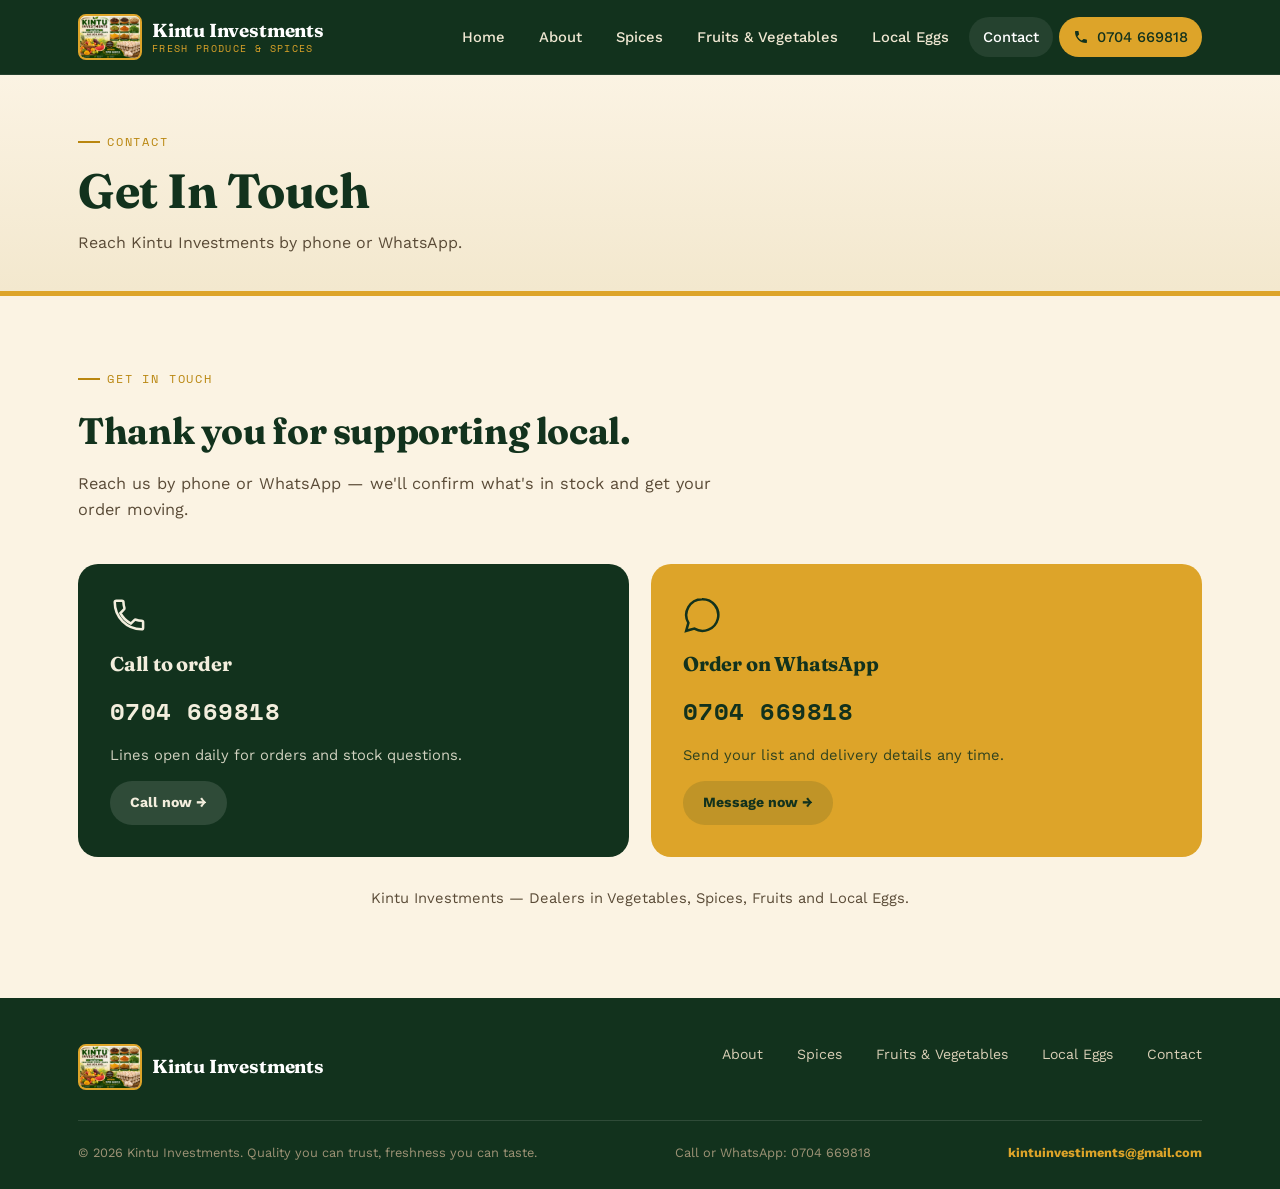
<file: contact.html>
<!DOCTYPE html>
<html lang="en">
<head>
<meta charset="UTF-8">
<meta name="viewport" content="width=device-width, initial-scale=1.0">
<title>Contact Kintu Investments</title>
<meta name="description" content="Kintu Investments — dealers in vegetables, spices, fruits and local eggs. Quality you can trust, freshness you can taste. Order now: 0704 669818.">
<link rel="preconnect" href="https://fonts.googleapis.com">
<link href="https://fonts.googleapis.com/css2?family=Fraunces:opsz,wght@9..144,400;9..144,500;9..144,600;9..144,700;9..144,900&family=Work+Sans:wght@400;500;600;700&family=Space+Mono:wght@400;700&display=swap" rel="stylesheet">
<link rel="stylesheet" href="theme.css">
<style>:root{
    --forest:#1E4A2C;
    --forest-deep:#12321D;
    --forest-light:#3E7A48;
    --gold:#DDA429;
    --gold-deep:#B9860F;
    --clay:#7A4A24;
    --cream:#FBF3E3;
    --paper:#F3E8CE;
    --paper-line:#E4D3A9;
    --ink:#2B2013;
    --ink-soft:#5A4B37;
    --max:1180px;
    --radius:18px;
  }
  *{box-sizing:border-box;}
  html{scroll-behavior:smooth;}
  body{
    margin:0;
    background:var(--cream);
    color:var(--ink);
    font-family:'Work Sans',sans-serif;
    line-height:1.55;
    -webkit-font-smoothing:antialiased;
  }
  h1,h2,h3,.display{
    font-family:'Fraunces',serif;
    font-weight:700;
    letter-spacing:-0.01em;
    color:var(--forest-deep);
    margin:0;
  }
  .mono{font-family:'Space Mono',monospace;}
  a{color:inherit;text-decoration:none;}
  img{max-width:100%;display:block;}
  .wrap{max-width:var(--max);margin:0 auto;padding:0 28px;}
  .eyebrow{
    font-family:'Space Mono',monospace;
    font-size:.72rem;
    letter-spacing:.16em;
    text-transform:uppercase;
    color:var(--gold-deep);
    display:flex;
    align-items:center;
    gap:.6em;
    margin-bottom:14px;
  }
  .eyebrow::before{content:"";width:22px;height:2px;background:var(--gold-deep);display:inline-block;}
  button{font-family:inherit;cursor:pointer;}
  :focus-visible{outline:3px solid var(--gold);outline-offset:3px;}

  /* ---------- header ---------- */
  header{
    position:sticky;top:0;z-index:100;
    background:var(--forest-deep);
    border-bottom:1px solid rgba(255,255,255,.08);
  }
  .nav-inner{
    display:flex;align-items:center;justify-content:space-between;
    padding:14px 28px;max-width:var(--max);margin:0 auto;
  }
  .brand{display:flex;align-items:center;gap:10px;}
  .brand-mark{width:34px;height:34px;flex:none;}
  .brand-text{font-family:'Fraunces',serif;font-weight:700;color:#fff;font-size:1.18rem;line-height:1.05;letter-spacing:-.01em;}
  .brand-text span{display:block;font-family:'Space Mono',monospace;font-weight:400;font-size:.6rem;letter-spacing:.14em;color:var(--gold);text-transform:uppercase;margin-top:2px;}
  nav.primary{display:flex;gap:6px;align-items:center;}
  nav.primary a{
    color:#EFE7D2;font-size:.92rem;font-weight:500;padding:9px 14px;border-radius:100px;
    position:relative;transition:background .2s ease,color .2s ease;
  }
  nav.primary a:hover,nav.primary a.active{background:rgba(255,255,255,.08);color:#fff;}
  .nav-cta{
    display:inline-flex;align-items:center;gap:8px;
    background:var(--gold);color:var(--forest-deep)!important;
    padding:10px 18px;border-radius:100px;font-weight:700;font-size:.88rem;
    transition:transform .15s ease, background .2s ease;
    white-space:nowrap;
  }
  .nav-cta:hover{background:#fff;transform:translateY(-1px);}
  .burger{display:none;background:none;border:0;width:40px;height:40px;position:relative;}
  .burger span{position:absolute;left:9px;right:9px;height:2px;background:#EFE7D2;transition:.25s;}
  .burger span:nth-child(1){top:14px;}
  .burger span:nth-child(2){top:20px;}
  .burger span:nth-child(3){top:26px;}
  .burger.open span:nth-child(1){transform:translateY(6px) rotate(45deg);}
  .burger.open span:nth-child(2){opacity:0;}
  .burger.open span:nth-child(3){transform:translateY(-6px) rotate(-45deg);}

  /* ---------- hero ---------- */
  .hero{
    position:relative;overflow:hidden;
    background:
      radial-gradient(ellipse at 85% -10%, rgba(221,164,41,.18), transparent 55%),
      linear-gradient(180deg, var(--cream), var(--cream) 85%, var(--paper));
    padding:76px 0 60px;
  }
  .hero-grid{display:grid;grid-template-columns:1.05fr .95fr;gap:56px;align-items:center;}
  .hero h1{font-size:clamp(2.3rem,4.6vw,3.4rem);line-height:1.06;}
  .hero h1 em{font-style:normal;color:var(--gold-deep);border-bottom:4px solid var(--gold);}
  .hero p.lead{font-size:1.08rem;color:var(--ink-soft);max-width:46ch;margin:20px 0 30px;}
  .cta-row{display:flex;gap:14px;flex-wrap:wrap;margin-bottom:26px;}
  .btn{
    display:inline-flex;align-items:center;gap:10px;padding:15px 24px;border-radius:100px;
    font-weight:700;font-size:.98rem;border:2px solid transparent;transition:transform .15s ease,box-shadow .2s ease;
  }
  .btn:active{transform:scale(.97);}
  .btn-primary{background:var(--forest);color:#fff;box-shadow:0 8px 20px -8px rgba(30,74,44,.6);}
  .btn-primary:hover{background:var(--forest-deep);box-shadow:0 10px 24px -8px rgba(30,74,44,.75);}
  .btn-ghost{border-color:var(--forest);color:var(--forest);}
  .btn-ghost:hover{background:var(--forest);color:#fff;}
  .btn svg{width:18px;height:18px;flex:none;}
  .trust-inline{display:flex;gap:22px;flex-wrap:wrap;font-size:.85rem;color:var(--ink-soft);}
  .trust-inline b{color:var(--forest-deep);}

  .hero-art{position:relative;}
  .bowl-grid{
    display:grid;grid-template-columns:repeat(3,1fr);gap:14px;
  }
  .bowl-card{
    background:var(--paper);border:1px solid var(--paper-line);border-radius:16px;
    padding:14px 10px 12px;text-align:center;transition:transform .25s ease, box-shadow .25s ease;
  }
  .bowl-card:hover{transform:translateY(-4px);box-shadow:0 14px 26px -14px rgba(43,32,19,.35);}
  .bowl-icon{width:64px;height:64px;margin:0 auto 8px;border-radius:50%;position:relative;box-shadow:inset 0 -6px 10px rgba(0,0,0,.18), 0 3px 0 rgba(255,255,255,.5);}
  .bowl-card .lbl{font-size:.72rem;font-weight:600;color:var(--forest-deep);}

  .stamp{
    position:absolute;left:-18px;bottom:-30px;width:150px;height:150px;
    border-radius:50%;background:var(--forest-deep);color:var(--gold);
    display:flex;align-items:center;justify-content:center;text-align:center;
    box-shadow:0 16px 30px -12px rgba(18,50,29,.55);
    animation:spin 26s linear infinite;
    border:2px dashed rgba(221,164,41,.55);
  }
  .stamp-inner{font-family:'Space Mono',monospace;font-size:.62rem;letter-spacing:.1em;line-height:1.9;text-transform:uppercase;}
  .stamp-inner b{display:block;font-family:'Fraunces',serif;font-size:1rem;letter-spacing:0;color:#fff;}
  @keyframes spin{from{transform:rotate(0)}to{transform:rotate(360deg)}}
  @media (prefers-reduced-motion:reduce){.stamp{animation:none;}}

  /* ---------- section shell ---------- */
  section{padding:74px 0;scroll-margin-top:78px;}
  .section-head{max-width:640px;margin-bottom:42px;}
  .section-head h2{font-size:clamp(1.7rem,3vw,2.3rem);}
  .section-head p{color:var(--ink-soft);margin-top:12px;font-size:1.02rem;}
  .alt{background:var(--paper);}

  /* ---------- about ---------- */
  .about-grid{display:grid;grid-template-columns:1.1fr .9fr;gap:50px;align-items:start;}
  .about-grid p{color:var(--ink-soft);font-size:1.02rem;max-width:52ch;}
  .badges{display:grid;grid-template-columns:1fr 1fr;gap:16px;}
  .badge{background:var(--cream);border:1px solid var(--paper-line);border-radius:14px;padding:20px;}
  .badge .ic{width:34px;height:34px;margin-bottom:10px;color:var(--gold-deep);}
  .badge h3{font-size:.98rem;color:var(--forest-deep);margin-bottom:4px;}
  .badge p{margin:0;font-size:.84rem;color:var(--ink-soft);}

  /* ---------- spice counter ---------- */
  .spice-tabs{display:flex;flex-wrap:wrap;gap:10px;margin-bottom:34px;}
  .spice-tab{
    background:var(--cream);border:1px solid var(--paper-line);color:var(--ink-soft);
    padding:10px 16px;border-radius:100px;font-size:.86rem;font-weight:600;
    display:flex;align-items:center;gap:9px;transition:.2s ease;
  }
  .spice-tab .dot{width:14px;height:14px;border-radius:50%;flex:none;}
  .spice-tab:hover{border-color:var(--forest-light);color:var(--forest-deep);}
  .spice-tab[aria-selected="true"]{background:var(--forest);border-color:var(--forest);color:#fff;}
  .spice-panel{
    display:grid;grid-template-columns:.7fr 1.3fr;gap:44px;align-items:center;
    background:var(--cream);border:1px solid var(--paper-line);border-radius:22px;padding:38px;
  }
  .spice-panel .big-icon{width:180px;height:180px;border-radius:50%;margin:0 auto;box-shadow:inset 0 -10px 18px rgba(0,0,0,.2), 0 6px 0 rgba(255,255,255,.45);}
  .spice-panel h3{font-size:1.7rem;margin-bottom:6px;}
  .spice-panel .tagline{color:var(--gold-deep);font-family:'Space Mono',monospace;font-size:.76rem;letter-spacing:.08em;text-transform:uppercase;margin-bottom:16px;}
  .spice-panel .desc{color:var(--ink-soft);margin-bottom:20px;max-width:56ch;}
  .uses{list-style:none;margin:0;padding:0;display:grid;gap:11px;}
  .uses li{display:flex;gap:12px;font-size:.96rem;color:var(--ink);}
  .uses .num{flex:none;width:26px;height:26px;border-radius:50%;background:var(--forest);color:#fff;font-family:'Space Mono',monospace;font-size:.7rem;display:flex;align-items:center;justify-content:center;font-weight:700;}
  @media (max-width:720px){.spice-panel{grid-template-columns:1fr;text-align:center;}.uses li{text-align:left;}}

  /* ---------- produce ---------- */
  .produce-grid{display:grid;grid-template-columns:repeat(5,1fr);gap:16px;}
  .produce-card{
    background:var(--paper);border:1px solid var(--paper-line);border-radius:16px;
    padding:22px 12px;text-align:center;transition:transform .2s ease;
  }
  .produce-card:hover{transform:translateY(-4px);}
  .produce-card .ic{width:46px;height:46px;margin:0 auto 10px;}
  .produce-card .lbl{font-size:.82rem;font-weight:600;color:var(--forest-deep);}
  .produce-note{margin-top:26px;font-size:.92rem;color:var(--ink-soft);}

  /* ---------- eggs ---------- */
  .eggs-wrap{display:grid;grid-template-columns:.9fr 1.1fr;gap:52px;align-items:center;}
  .egg-carton{display:grid;grid-template-columns:repeat(5,1fr);gap:10px;background:var(--clay);padding:20px;border-radius:18px;}
  .egg{width:100%;aspect-ratio:3/3.6;background:radial-gradient(circle at 35% 30%, #FFF3DD, #EAD6A9 65%, #D8BE8B);border-radius:50% 50% 48% 48%/58% 58% 42% 42%;box-shadow:inset -4px -4px 8px rgba(0,0,0,.12);}
  .eggs-copy h2{margin-bottom:14px;}
  .eggs-copy p{color:var(--ink-soft);max-width:50ch;}
  .egg-points{list-style:none;padding:0;margin:22px 0 28px;display:grid;gap:12px;}
  .egg-points li{display:flex;gap:10px;font-size:.96rem;}
  .egg-points svg{width:20px;height:20px;flex:none;color:var(--forest);margin-top:2px;}

  /* ---------- contact ---------- */
  .contact-grid{display:grid;grid-template-columns:1fr 1fr;gap:22px;}
  .contact-card{
    background:var(--forest-deep);color:#F3EEDD;border-radius:20px;padding:32px;
    display:flex;flex-direction:column;gap:14px;
  }
  .contact-card.gold{background:var(--gold);color:var(--forest-deep);}
  .contact-card .ic{width:38px;height:38px;}
  .contact-card h3{color:inherit;font-size:1.25rem;}
  .contact-card p{margin:0;opacity:.85;font-size:.92rem;}
  .contact-card .num{font-family:'Space Mono',monospace;font-size:1.5rem;font-weight:700;letter-spacing:.02em;}
  .contact-card .go{
    align-self:flex-start;margin-top:auto;padding:11px 20px;border-radius:100px;font-weight:700;font-size:.88rem;
    background:rgba(255,255,255,.12);
  }
  .contact-card.gold .go{background:rgba(18,50,29,.14);}
  .contact-card .go:hover{background:rgba(255,255,255,.22);}
  .contact-card.gold .go:hover{background:rgba(18,50,29,.24);}
  .contact-meta{margin-top:30px;color:var(--ink-soft);font-size:.92rem;text-align:center;}

  /* ---------- footer ---------- */
  footer{background:var(--forest-deep);color:#D9CFB6;padding:46px 0 26px;}
  .footer-top{display:flex;justify-content:space-between;flex-wrap:wrap;gap:26px;padding-bottom:30px;border-bottom:1px solid rgba(255,255,255,.12);}
  .footer-brand .brand-text{color:#fff;}
  .footer-links{display:flex;gap:34px;flex-wrap:wrap;}
  .footer-links a{font-size:.88rem;color:#D9CFB6;}
  .footer-links a:hover{color:var(--gold);}
  .footer-bottom{display:flex;justify-content:space-between;flex-wrap:wrap;gap:10px;padding-top:22px;font-size:.8rem;color:#9E9376;}

  /* ---------- responsive ---------- */
  @media (max-width:980px){
    .hero-grid{grid-template-columns:1fr;}
    .hero-art{order:-1;max-width:420px;margin:0 auto;}
    .about-grid{grid-template-columns:1fr;}
    .produce-grid{grid-template-columns:repeat(3,1fr);}
    .eggs-wrap{grid-template-columns:1fr;}
    .contact-grid{grid-template-columns:1fr;}
  }
  @media (max-width:800px){
    nav.primary{
      position:fixed;top:66px;left:0;right:0;bottom:0;
      background:var(--forest-deep);flex-direction:column;align-items:stretch;
      padding:18px 24px;gap:4px;transform:translateY(-8px);opacity:0;pointer-events:none;
      transition:opacity .2s ease, transform .2s ease;overflow-y:auto;
    }
    nav.primary.open{opacity:1;transform:translateY(0);pointer-events:auto;}
    nav.primary a{padding:14px 10px;border-bottom:1px solid rgba(255,255,255,.08);border-radius:0;}
    .nav-cta{margin-top:10px;justify-content:center;}
    .burger{display:block;}
    .spice-panel{padding:26px;}
  }
  @media (max-width:620px){
    .produce-grid{grid-template-columns:repeat(2,1fr);}
    .bowl-grid{grid-template-columns:repeat(3,1fr);}
    .stamp{width:120px;height:120px;left:-8px;bottom:-20px;}
  }
/* ---------- multi-page additions ---------- */
.page-hero{padding:58px 0 36px;background:linear-gradient(180deg,var(--cream),var(--paper));}
.page-hero h1{font-size:clamp(2rem,4vw,3rem);line-height:1.08;}
.page-hero p{max-width:62ch;color:var(--ink-soft);margin:14px 0 0;font-size:1rem;}
.page-actions{display:flex;gap:12px;flex-wrap:wrap;margin-top:24px;}
</style>
</head>
<body data-page="contact">
<header>
  <div class="nav-inner">
    <a href="index.html" class="brand">
      <img class="brand-logo" src="logo.jpeg" alt="Kintu Investments logo">
      <span class="brand-text">Kintu Investments<span>Fresh Produce &amp; Spices</span></span>
    </a>
    <nav class="primary" id="primaryNav">
      <a href="index.html" data-page="home">Home</a>
      <a href="about.html" data-page="about">About</a>
      <a href="spices.html" data-page="spices">Spices</a>
      <a href="produce.html" data-page="produce">Fruits &amp; Vegetables</a>
      <a href="eggs.html" data-page="eggs">Local Eggs</a>
      <a href="contact.html" data-page="contact">Contact</a>
      <a class="nav-cta" href="tel:+256704669818">
        <svg viewBox="0 0 24 24" width="16" height="16" fill="currentColor"><path d="M6.6 10.8c1.4 2.8 3.8 5.1 6.6 6.6l2.2-2.2c.3-.3.7-.4 1-.2 1.1.4 2.3.6 3.5.6.6 0 1 .4 1 1V20c0 .6-.4 1-1 1C10.6 21 3 13.4 3 4c0-.6.4-1 1-1h3.5c.6 0 1 .4 1 1 0 1.2.2 2.4.6 3.5.1.4 0 .8-.3 1L6.6 10.8Z"/></svg>
        0704 669818
      </a>
    </nav>
    <button class="burger" id="burger" aria-label="Toggle menu" aria-expanded="false" aria-controls="primaryNav">
      <span></span><span></span><span></span>
    </button>
  </div>
</header>
<section class="page-hero"><div class="wrap"><div class="eyebrow">Contact</div><h1>Get In Touch</h1><p>Reach Kintu Investments by phone or WhatsApp.</p></div></section><section id="contact">
  <div class="wrap">
    <div class="section-head">
      <div class="eyebrow">Get In Touch</div>
      <h2>Thank you for supporting local.</h2>
      <p>Reach us by phone or WhatsApp — we'll confirm what's in stock and get your order moving.</p>
    </div>
    <div class="contact-grid">
      <div class="contact-card">
        <svg class="ic" viewBox="0 0 24 24" fill="none" stroke="currentColor" stroke-width="1.6"><path d="M6.6 10.8c1.4 2.8 3.8 5.1 6.6 6.6l2.2-2.2c.3-.3.7-.4 1-.2 1.1.4 2.3.6 3.5.6.6 0 1 .4 1 1V20c0 .6-.4 1-1 1C10.6 21 3 13.4 3 4c0-.6.4-1 1-1h3.5c.6 0 1 .4 1 1 0 1.2.2 2.4.6 3.5.1.4 0 .8-.3 1L6.6 10.8Z"/></svg>
        <h3>Call to order</h3>
        <div class="num">0704 669818</div>
        <p>Lines open daily for orders and stock questions.</p>
        <a class="go" href="tel:+256704669818">Call now →</a>
      </div>
      <div class="contact-card gold">
        <svg class="ic" viewBox="0 0 24 24" fill="none" stroke="currentColor" stroke-width="1.6"><path d="M12 2a10 10 0 0 0-8.6 15L2 22l5.2-1.4A10 10 0 1 0 12 2Z"/></svg>
        <h3>Order on WhatsApp</h3>
        <div class="num">0704 669818</div>
        <p>Send your list and delivery details any time.</p>
        <a class="go" href="https://wa.me/256704669818?text=Hello%20Kintu%20Investments%2C%20I%27d%20like%20to%20place%20an%20order." target="_blank" rel="noopener">Message now →</a>
      </div>
    </div>
    <p class="contact-meta">Kintu Investments — Dealers in Vegetables, Spices, Fruits and Local Eggs.</p>
  </div>
</section>
<footer>
  <div class="wrap">
    <div class="footer-top">
      <a href="index.html" class="brand footer-brand">
        <img class="brand-logo" src="logo.jpeg" alt="Kintu Investments logo">
        <span class="brand-text">Kintu Investments</span>
      </a>
      <nav class="footer-links">
        <a href="about.html">About</a>
        <a href="spices.html">Spices</a>
        <a href="produce.html">Fruits &amp; Vegetables</a>
        <a href="eggs.html">Local Eggs</a>
        <a href="contact.html">Contact</a>
      </nav>
    </div>
    <div class="footer-bottom">
      <span>© 2026 Kintu Investments. Quality you can trust, freshness you can taste.</span>
      <span>Call or WhatsApp: 0704 669818</span>
      <a class="email-link" href="mailto:kintuinvestiments@gmail.com">kintuinvestiments@gmail.com</a>
    </div>
  </div>
</footer>
<script>// Mobile navigation
const burger = document.getElementById('burger');
const primaryNav = document.getElementById('primaryNav');

if (burger && primaryNav) {
  burger.addEventListener('click', () => {
    const open = primaryNav.classList.toggle('open');
    burger.classList.toggle('open', open);
    burger.setAttribute('aria-expanded', String(open));
  });

  primaryNav.querySelectorAll('a').forEach(a => {
    a.addEventListener('click', () => {
      primaryNav.classList.remove('open');
      burger.classList.remove('open');
      burger.setAttribute('aria-expanded', 'false');
    });
  });
}

// Highlight the current page.
const currentPage = document.body.dataset.page;
document.querySelectorAll('nav.primary a[data-page]').forEach(link => {
  if (link.dataset.page === currentPage) link.classList.add('active');
});

// Spice data — 9 spices, each with 3 uses
const spices = [
  { name:'Cloves', tagline:'Whole aromatic bud', color:'radial-gradient(circle at 35% 30%,#6B4A2E,#3B2413 70%)', desc:'Dried, unopened flower buds with a warm, sweet-sharp bite — sold whole for slow-cooked dishes and hot drinks.', uses:['Adds depth to pilau, meat stews and rice dishes','Brewed into spiced tea and mulled drinks','Used traditionally to ease toothache and digestion'] },
  { name:'Black Pepper', tagline:'All-purpose heat', color:'radial-gradient(circle at 35% 30%,#3B3025,#17110B 70%)', desc:'The everyday seasoning spice — sharp, peppery heat that builds flavour in almost any savoury dish.', uses:['General seasoning for meat, fish and vegetables','Base for pepper sauces and marinades','Stirred into soups and stews to round out flavour'] },
  { name:'White Pepper', tagline:'Milder, cleaner heat', color:'radial-gradient(circle at 35% 30%,#E9DBB6,#C7AE79 70%)', desc:'Black pepper with the outer husk removed — a gentler, earthier heat that disappears visually into pale dishes.', uses:['Seasoning cream soups and light sauces without dark specks','Common in broths, dressings and marinades','Milder alternative for dishes like mashed potato'] },
  { name:'Cardamom', tagline:'Sweet, floral pods', color:'radial-gradient(circle at 35% 30%,#A9C77E,#6E8B44 70%)', desc:'Green pods holding fragrant seeds — one of the most versatile spices, equally at home in savoury and sweet cooking.', uses:['Essential in spiced chai and hot beverages','Used in cakes, cookies and sweet baking','Flavours pilau, biryani and other rice dishes'] },
  { name:'Chicken Masala', tagline:'Ready-mixed blend', color:'radial-gradient(circle at 35% 30%,#C24A1E,#7C2A0C 70%)', desc:'A pre-balanced blend built specifically for poultry, taking the guesswork out of seasoning chicken dishes.', uses:['Seasoning chicken stews, curries and soups','Rubbed onto chicken before grilling or roasting','Stirred into sauces for a quick flavour base'] },
  { name:'Moringa', tagline:'Nutrient-dense leaf', color:'radial-gradient(circle at 35% 30%,#7FA858,#4C6E33 70%)', desc:'Dried leaves from the moringa tree, valued for their earthy flavour and place in everyday nutrition.', uses:['Brewed as a herbal tea','Stirred into sauces and leafy greens dishes','Mixed into porridge or smoothies'] },
  { name:'Turmeric Powder', tagline:'Golden ground root', color:'radial-gradient(circle at 35% 30%,#E27A2E,#A8481B 70%)', desc:'Bright gold, earthy and slightly bitter — the colour and backbone of many rice and stew dishes.', uses:['Colours and flavours rice, soups and stews','Foundation ingredient in curry powder blends','Traditionally stirred into warm milk or tea'] },
  { name:'Curry Powder', tagline:'Blended spice mix', color:'radial-gradient(circle at 35% 30%,#B87A2E,#6F430F 70%)', desc:'A balanced house blend of ground spices for quick, consistent flavour in everyday cooking.', uses:['Seasoning curries, stews and sauces','Flavouring vegetables, beans and lentils','Marinating meat and fish before cooking'] },
  { name:'Garlic Powder', tagline:'Dried, ground garlic', color:'radial-gradient(circle at 35% 30%,#F1DDA0,#D9B064 70%)', desc:'Concentrated garlic flavour in dry form — convenient for rubs, marinades and dishes needing an even coating.', uses:['Seasoning meat, vegetables and sauces','Key ingredient in dry rubs and marinades','Adds base flavour to soups and dressings'] }
];

const tabsEl = document.getElementById('spiceTabs');
const panelEl = document.getElementById('spicePanel');

if (tabsEl && panelEl) {
  function renderPanel(i){
    const s = spices[i];
    panelEl.innerHTML = `
      <div class="big-icon" style="background:${s.color}"></div>
      <div>
        <div class="tagline">${s.tagline}</div>
        <h3>${s.name}</h3>
        <p class="desc">${s.desc}</p>
        <ul class="uses">
          ${s.uses.map((u,idx)=>`<li><span class="num">${idx+1}</span><span>${u}</span></li>`).join('')}
        </ul>
      </div>`;
  }

  spices.forEach((s,i) => {
    const tab = document.createElement('button');
    tab.className = 'spice-tab';
    tab.setAttribute('role','tab');
    tab.setAttribute('aria-selected', i===0 ? 'true' : 'false');
    tab.innerHTML = `<span class="dot" style="background:${s.color}"></span>${s.name}`;
    tab.addEventListener('click', () => {
      tabsEl.querySelectorAll('.spice-tab').forEach(t => t.setAttribute('aria-selected','false'));
      tab.setAttribute('aria-selected','true');
      renderPanel(i);
    });
    tabsEl.appendChild(tab);
  });
  renderPanel(0);
}

// Produce grid
const produce = [
  { name:'Pineapple', color:'#C7A93B' }, { name:'Bananas', color:'#E8C13A' },
  { name:'Watermelon', color:'#3F8F4E' }, { name:'Mangoes', color:'#E68A2E' },
  { name:'Oranges', color:'#E07A2A' }, { name:'Apples', color:'#C23B3B' },
  { name:'Grapes', color:'#6B3F82' }, { name:'Papaya', color:'#E8862F' },
  { name:'Limes', color:'#8CB93E' }, { name:'Avocado', color:'#5C7A3B' }
];

const grid = document.getElementById('produceGrid');
if (grid) {
  produce.forEach(p => {
    const card = document.createElement('div');
    card.className = 'produce-card';
    card.innerHTML = `
      <svg class="ic" viewBox="0 0 24 24"><circle cx="12" cy="13" r="8" fill="${p.color}"/><path d="M12 5c1-2 3-3 4-2-1 2-2 3-4 2Z" fill="#3E7A48"/></svg>
      <div class="lbl">${p.name}</div>`;
    grid.appendChild(card);
  });
}
</script>
</body>
</html>
</file>
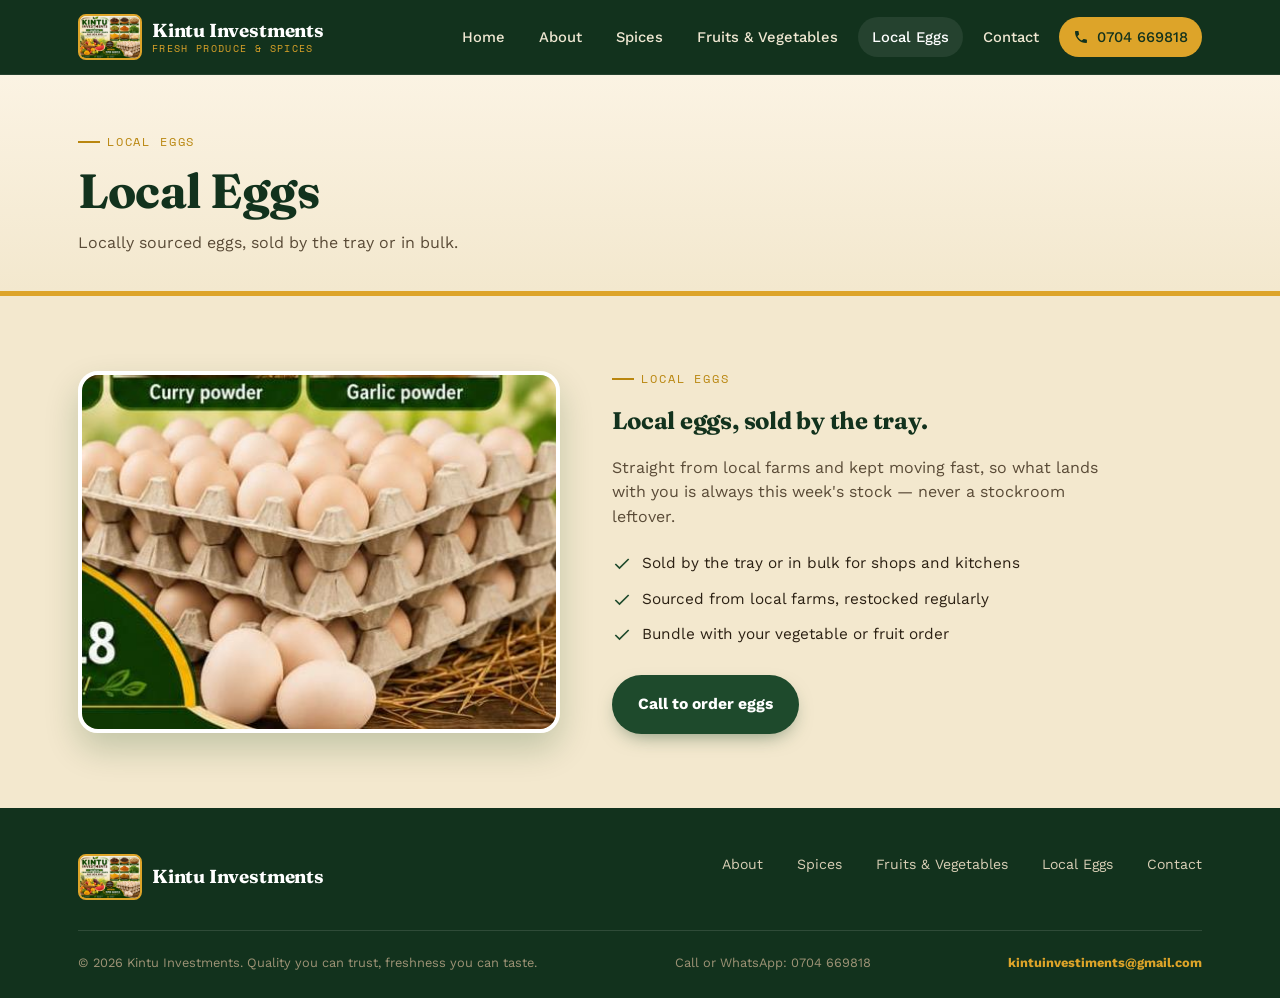
<file: eggs.html>
<!DOCTYPE html>
<html lang="en">
<head>
<meta charset="UTF-8">
<meta name="viewport" content="width=device-width, initial-scale=1.0">
<title>Local Eggs — Kintu Investments</title>
<meta name="description" content="Kintu Investments — dealers in vegetables, spices, fruits and local eggs. Quality you can trust, freshness you can taste. Order now: 0704 669818.">
<link rel="preconnect" href="https://fonts.googleapis.com">
<link href="https://fonts.googleapis.com/css2?family=Fraunces:opsz,wght@9..144,400;9..144,500;9..144,600;9..144,700;9..144,900&family=Work+Sans:wght@400;500;600;700&family=Space+Mono:wght@400;700&display=swap" rel="stylesheet">
<link rel="stylesheet" href="theme.css">
<style>:root{
    --forest:#1E4A2C;
    --forest-deep:#12321D;
    --forest-light:#3E7A48;
    --gold:#DDA429;
    --gold-deep:#B9860F;
    --clay:#7A4A24;
    --cream:#FBF3E3;
    --paper:#F3E8CE;
    --paper-line:#E4D3A9;
    --ink:#2B2013;
    --ink-soft:#5A4B37;
    --max:1180px;
    --radius:18px;
  }
  *{box-sizing:border-box;}
  html{scroll-behavior:smooth;}
  body{
    margin:0;
    background:var(--cream);
    color:var(--ink);
    font-family:'Work Sans',sans-serif;
    line-height:1.55;
    -webkit-font-smoothing:antialiased;
  }
  h1,h2,h3,.display{
    font-family:'Fraunces',serif;
    font-weight:700;
    letter-spacing:-0.01em;
    color:var(--forest-deep);
    margin:0;
  }
  .mono{font-family:'Space Mono',monospace;}
  a{color:inherit;text-decoration:none;}
  img{max-width:100%;display:block;}
  .wrap{max-width:var(--max);margin:0 auto;padding:0 28px;}
  .eyebrow{
    font-family:'Space Mono',monospace;
    font-size:.72rem;
    letter-spacing:.16em;
    text-transform:uppercase;
    color:var(--gold-deep);
    display:flex;
    align-items:center;
    gap:.6em;
    margin-bottom:14px;
  }
  .eyebrow::before{content:"";width:22px;height:2px;background:var(--gold-deep);display:inline-block;}
  button{font-family:inherit;cursor:pointer;}
  :focus-visible{outline:3px solid var(--gold);outline-offset:3px;}

  /* ---------- header ---------- */
  header{
    position:sticky;top:0;z-index:100;
    background:var(--forest-deep);
    border-bottom:1px solid rgba(255,255,255,.08);
  }
  .nav-inner{
    display:flex;align-items:center;justify-content:space-between;
    padding:14px 28px;max-width:var(--max);margin:0 auto;
  }
  .brand{display:flex;align-items:center;gap:10px;}
  .brand-mark{width:34px;height:34px;flex:none;}
  .brand-text{font-family:'Fraunces',serif;font-weight:700;color:#fff;font-size:1.18rem;line-height:1.05;letter-spacing:-.01em;}
  .brand-text span{display:block;font-family:'Space Mono',monospace;font-weight:400;font-size:.6rem;letter-spacing:.14em;color:var(--gold);text-transform:uppercase;margin-top:2px;}
  nav.primary{display:flex;gap:6px;align-items:center;}
  nav.primary a{
    color:#EFE7D2;font-size:.92rem;font-weight:500;padding:9px 14px;border-radius:100px;
    position:relative;transition:background .2s ease,color .2s ease;
  }
  nav.primary a:hover,nav.primary a.active{background:rgba(255,255,255,.08);color:#fff;}
  .nav-cta{
    display:inline-flex;align-items:center;gap:8px;
    background:var(--gold);color:var(--forest-deep)!important;
    padding:10px 18px;border-radius:100px;font-weight:700;font-size:.88rem;
    transition:transform .15s ease, background .2s ease;
    white-space:nowrap;
  }
  .nav-cta:hover{background:#fff;transform:translateY(-1px);}
  .burger{display:none;background:none;border:0;width:40px;height:40px;position:relative;}
  .burger span{position:absolute;left:9px;right:9px;height:2px;background:#EFE7D2;transition:.25s;}
  .burger span:nth-child(1){top:14px;}
  .burger span:nth-child(2){top:20px;}
  .burger span:nth-child(3){top:26px;}
  .burger.open span:nth-child(1){transform:translateY(6px) rotate(45deg);}
  .burger.open span:nth-child(2){opacity:0;}
  .burger.open span:nth-child(3){transform:translateY(-6px) rotate(-45deg);}

  /* ---------- hero ---------- */
  .hero{
    position:relative;overflow:hidden;
    background:
      radial-gradient(ellipse at 85% -10%, rgba(221,164,41,.18), transparent 55%),
      linear-gradient(180deg, var(--cream), var(--cream) 85%, var(--paper));
    padding:76px 0 60px;
  }
  .hero-grid{display:grid;grid-template-columns:1.05fr .95fr;gap:56px;align-items:center;}
  .hero h1{font-size:clamp(2.3rem,4.6vw,3.4rem);line-height:1.06;}
  .hero h1 em{font-style:normal;color:var(--gold-deep);border-bottom:4px solid var(--gold);}
  .hero p.lead{font-size:1.08rem;color:var(--ink-soft);max-width:46ch;margin:20px 0 30px;}
  .cta-row{display:flex;gap:14px;flex-wrap:wrap;margin-bottom:26px;}
  .btn{
    display:inline-flex;align-items:center;gap:10px;padding:15px 24px;border-radius:100px;
    font-weight:700;font-size:.98rem;border:2px solid transparent;transition:transform .15s ease,box-shadow .2s ease;
  }
  .btn:active{transform:scale(.97);}
  .btn-primary{background:var(--forest);color:#fff;box-shadow:0 8px 20px -8px rgba(30,74,44,.6);}
  .btn-primary:hover{background:var(--forest-deep);box-shadow:0 10px 24px -8px rgba(30,74,44,.75);}
  .btn-ghost{border-color:var(--forest);color:var(--forest);}
  .btn-ghost:hover{background:var(--forest);color:#fff;}
  .btn svg{width:18px;height:18px;flex:none;}
  .trust-inline{display:flex;gap:22px;flex-wrap:wrap;font-size:.85rem;color:var(--ink-soft);}
  .trust-inline b{color:var(--forest-deep);}

  .hero-art{position:relative;}
  .bowl-grid{
    display:grid;grid-template-columns:repeat(3,1fr);gap:14px;
  }
  .bowl-card{
    background:var(--paper);border:1px solid var(--paper-line);border-radius:16px;
    padding:14px 10px 12px;text-align:center;transition:transform .25s ease, box-shadow .25s ease;
  }
  .bowl-card:hover{transform:translateY(-4px);box-shadow:0 14px 26px -14px rgba(43,32,19,.35);}
  .bowl-icon{width:64px;height:64px;margin:0 auto 8px;border-radius:50%;position:relative;box-shadow:inset 0 -6px 10px rgba(0,0,0,.18), 0 3px 0 rgba(255,255,255,.5);}
  .bowl-card .lbl{font-size:.72rem;font-weight:600;color:var(--forest-deep);}

  .stamp{
    position:absolute;left:-18px;bottom:-30px;width:150px;height:150px;
    border-radius:50%;background:var(--forest-deep);color:var(--gold);
    display:flex;align-items:center;justify-content:center;text-align:center;
    box-shadow:0 16px 30px -12px rgba(18,50,29,.55);
    animation:spin 26s linear infinite;
    border:2px dashed rgba(221,164,41,.55);
  }
  .stamp-inner{font-family:'Space Mono',monospace;font-size:.62rem;letter-spacing:.1em;line-height:1.9;text-transform:uppercase;}
  .stamp-inner b{display:block;font-family:'Fraunces',serif;font-size:1rem;letter-spacing:0;color:#fff;}
  @keyframes spin{from{transform:rotate(0)}to{transform:rotate(360deg)}}
  @media (prefers-reduced-motion:reduce){.stamp{animation:none;}}

  /* ---------- section shell ---------- */
  section{padding:74px 0;scroll-margin-top:78px;}
  .section-head{max-width:640px;margin-bottom:42px;}
  .section-head h2{font-size:clamp(1.7rem,3vw,2.3rem);}
  .section-head p{color:var(--ink-soft);margin-top:12px;font-size:1.02rem;}
  .alt{background:var(--paper);}

  /* ---------- about ---------- */
  .about-grid{display:grid;grid-template-columns:1.1fr .9fr;gap:50px;align-items:start;}
  .about-grid p{color:var(--ink-soft);font-size:1.02rem;max-width:52ch;}
  .badges{display:grid;grid-template-columns:1fr 1fr;gap:16px;}
  .badge{background:var(--cream);border:1px solid var(--paper-line);border-radius:14px;padding:20px;}
  .badge .ic{width:34px;height:34px;margin-bottom:10px;color:var(--gold-deep);}
  .badge h3{font-size:.98rem;color:var(--forest-deep);margin-bottom:4px;}
  .badge p{margin:0;font-size:.84rem;color:var(--ink-soft);}

  /* ---------- spice counter ---------- */
  .spice-tabs{display:flex;flex-wrap:wrap;gap:10px;margin-bottom:34px;}
  .spice-tab{
    background:var(--cream);border:1px solid var(--paper-line);color:var(--ink-soft);
    padding:10px 16px;border-radius:100px;font-size:.86rem;font-weight:600;
    display:flex;align-items:center;gap:9px;transition:.2s ease;
  }
  .spice-tab .dot{width:14px;height:14px;border-radius:50%;flex:none;}
  .spice-tab:hover{border-color:var(--forest-light);color:var(--forest-deep);}
  .spice-tab[aria-selected="true"]{background:var(--forest);border-color:var(--forest);color:#fff;}
  .spice-panel{
    display:grid;grid-template-columns:.7fr 1.3fr;gap:44px;align-items:center;
    background:var(--cream);border:1px solid var(--paper-line);border-radius:22px;padding:38px;
  }
  .spice-panel .big-icon{width:180px;height:180px;border-radius:50%;margin:0 auto;box-shadow:inset 0 -10px 18px rgba(0,0,0,.2), 0 6px 0 rgba(255,255,255,.45);}
  .spice-panel h3{font-size:1.7rem;margin-bottom:6px;}
  .spice-panel .tagline{color:var(--gold-deep);font-family:'Space Mono',monospace;font-size:.76rem;letter-spacing:.08em;text-transform:uppercase;margin-bottom:16px;}
  .spice-panel .desc{color:var(--ink-soft);margin-bottom:20px;max-width:56ch;}
  .uses{list-style:none;margin:0;padding:0;display:grid;gap:11px;}
  .uses li{display:flex;gap:12px;font-size:.96rem;color:var(--ink);}
  .uses .num{flex:none;width:26px;height:26px;border-radius:50%;background:var(--forest);color:#fff;font-family:'Space Mono',monospace;font-size:.7rem;display:flex;align-items:center;justify-content:center;font-weight:700;}
  @media (max-width:720px){.spice-panel{grid-template-columns:1fr;text-align:center;}.uses li{text-align:left;}}

  /* ---------- produce ---------- */
  .produce-grid{display:grid;grid-template-columns:repeat(5,1fr);gap:16px;}
  .produce-card{
    background:var(--paper);border:1px solid var(--paper-line);border-radius:16px;
    padding:22px 12px;text-align:center;transition:transform .2s ease;
  }
  .produce-card:hover{transform:translateY(-4px);}
  .produce-card .ic{width:46px;height:46px;margin:0 auto 10px;}
  .produce-card .lbl{font-size:.82rem;font-weight:600;color:var(--forest-deep);}
  .produce-note{margin-top:26px;font-size:.92rem;color:var(--ink-soft);}

  /* ---------- eggs ---------- */
  .eggs-wrap{display:grid;grid-template-columns:.9fr 1.1fr;gap:52px;align-items:center;}
  .egg-carton{display:grid;grid-template-columns:repeat(5,1fr);gap:10px;background:var(--clay);padding:20px;border-radius:18px;}
  .egg{width:100%;aspect-ratio:3/3.6;background:radial-gradient(circle at 35% 30%, #FFF3DD, #EAD6A9 65%, #D8BE8B);border-radius:50% 50% 48% 48%/58% 58% 42% 42%;box-shadow:inset -4px -4px 8px rgba(0,0,0,.12);}
  .eggs-copy h2{margin-bottom:14px;}
  .eggs-copy p{color:var(--ink-soft);max-width:50ch;}
  .egg-points{list-style:none;padding:0;margin:22px 0 28px;display:grid;gap:12px;}
  .egg-points li{display:flex;gap:10px;font-size:.96rem;}
  .egg-points svg{width:20px;height:20px;flex:none;color:var(--forest);margin-top:2px;}

  /* ---------- contact ---------- */
  .contact-grid{display:grid;grid-template-columns:1fr 1fr;gap:22px;}
  .contact-card{
    background:var(--forest-deep);color:#F3EEDD;border-radius:20px;padding:32px;
    display:flex;flex-direction:column;gap:14px;
  }
  .contact-card.gold{background:var(--gold);color:var(--forest-deep);}
  .contact-card .ic{width:38px;height:38px;}
  .contact-card h3{color:inherit;font-size:1.25rem;}
  .contact-card p{margin:0;opacity:.85;font-size:.92rem;}
  .contact-card .num{font-family:'Space Mono',monospace;font-size:1.5rem;font-weight:700;letter-spacing:.02em;}
  .contact-card .go{
    align-self:flex-start;margin-top:auto;padding:11px 20px;border-radius:100px;font-weight:700;font-size:.88rem;
    background:rgba(255,255,255,.12);
  }
  .contact-card.gold .go{background:rgba(18,50,29,.14);}
  .contact-card .go:hover{background:rgba(255,255,255,.22);}
  .contact-card.gold .go:hover{background:rgba(18,50,29,.24);}
  .contact-meta{margin-top:30px;color:var(--ink-soft);font-size:.92rem;text-align:center;}

  /* ---------- footer ---------- */
  footer{background:var(--forest-deep);color:#D9CFB6;padding:46px 0 26px;}
  .footer-top{display:flex;justify-content:space-between;flex-wrap:wrap;gap:26px;padding-bottom:30px;border-bottom:1px solid rgba(255,255,255,.12);}
  .footer-brand .brand-text{color:#fff;}
  .footer-links{display:flex;gap:34px;flex-wrap:wrap;}
  .footer-links a{font-size:.88rem;color:#D9CFB6;}
  .footer-links a:hover{color:var(--gold);}
  .footer-bottom{display:flex;justify-content:space-between;flex-wrap:wrap;gap:10px;padding-top:22px;font-size:.8rem;color:#9E9376;}

  /* ---------- responsive ---------- */
  @media (max-width:980px){
    .hero-grid{grid-template-columns:1fr;}
    .hero-art{order:-1;max-width:420px;margin:0 auto;}
    .about-grid{grid-template-columns:1fr;}
    .produce-grid{grid-template-columns:repeat(3,1fr);}
    .eggs-wrap{grid-template-columns:1fr;}
    .contact-grid{grid-template-columns:1fr;}
  }
  @media (max-width:800px){
    nav.primary{
      position:fixed;top:66px;left:0;right:0;bottom:0;
      background:var(--forest-deep);flex-direction:column;align-items:stretch;
      padding:18px 24px;gap:4px;transform:translateY(-8px);opacity:0;pointer-events:none;
      transition:opacity .2s ease, transform .2s ease;overflow-y:auto;
    }
    nav.primary.open{opacity:1;transform:translateY(0);pointer-events:auto;}
    nav.primary a{padding:14px 10px;border-bottom:1px solid rgba(255,255,255,.08);border-radius:0;}
    .nav-cta{margin-top:10px;justify-content:center;}
    .burger{display:block;}
    .spice-panel{padding:26px;}
  }
  @media (max-width:620px){
    .produce-grid{grid-template-columns:repeat(2,1fr);}
    .bowl-grid{grid-template-columns:repeat(3,1fr);}
    .stamp{width:120px;height:120px;left:-8px;bottom:-20px;}
  }
/* ---------- multi-page additions ---------- */
.page-hero{padding:58px 0 36px;background:linear-gradient(180deg,var(--cream),var(--paper));}
.page-hero h1{font-size:clamp(2rem,4vw,3rem);line-height:1.08;}
.page-hero p{max-width:62ch;color:var(--ink-soft);margin:14px 0 0;font-size:1rem;}
.page-actions{display:flex;gap:12px;flex-wrap:wrap;margin-top:24px;}
</style>
</head>
<body data-page="eggs">
<header>
  <div class="nav-inner">
    <a href="index.html" class="brand">
      <img class="brand-logo" src="logo.jpeg" alt="Kintu Investments logo">
      <span class="brand-text">Kintu Investments<span>Fresh Produce &amp; Spices</span></span>
    </a>
    <nav class="primary" id="primaryNav">
      <a href="index.html" data-page="home">Home</a>
      <a href="about.html" data-page="about">About</a>
      <a href="spices.html" data-page="spices">Spices</a>
      <a href="produce.html" data-page="produce">Fruits &amp; Vegetables</a>
      <a href="eggs.html" data-page="eggs">Local Eggs</a>
      <a href="contact.html" data-page="contact">Contact</a>
      <a class="nav-cta" href="tel:+256704669818">
        <svg viewBox="0 0 24 24" width="16" height="16" fill="currentColor"><path d="M6.6 10.8c1.4 2.8 3.8 5.1 6.6 6.6l2.2-2.2c.3-.3.7-.4 1-.2 1.1.4 2.3.6 3.5.6.6 0 1 .4 1 1V20c0 .6-.4 1-1 1C10.6 21 3 13.4 3 4c0-.6.4-1 1-1h3.5c.6 0 1 .4 1 1 0 1.2.2 2.4.6 3.5.1.4 0 .8-.3 1L6.6 10.8Z"/></svg>
        0704 669818
      </a>
    </nav>
    <button class="burger" id="burger" aria-label="Toggle menu" aria-expanded="false" aria-controls="primaryNav">
      <span></span><span></span><span></span>
    </button>
  </div>
</header>
<section class="page-hero"><div class="wrap"><div class="eyebrow">Local Eggs</div><h1>Local Eggs</h1><p>Locally sourced eggs, sold by the tray or in bulk.</p></div></section><section id="eggs" class="alt">
  <div class="wrap eggs-wrap">
    <img class="responsive-product-image egg-photo" src="assets/local-white-eggs.jpg" alt="Fresh local white eggs in trays" width="490" height="350">
    <div class="eggs-copy">
      <div class="eyebrow">Local Eggs</div>
      <h2>Local eggs, sold by the tray.</h2>
      <p>Straight from local farms and kept moving fast, so what lands with you is always this week's stock — never a stockroom leftover.</p>
      <ul class="egg-points">
        <li><svg viewBox="0 0 24 24" fill="none" stroke="currentColor" stroke-width="2"><path d="M20 6L9 17l-5-5"/></svg> Sold by the tray or in bulk for shops and kitchens</li>
        <li><svg viewBox="0 0 24 24" fill="none" stroke="currentColor" stroke-width="2"><path d="M20 6L9 17l-5-5"/></svg> Sourced from local farms, restocked regularly</li>
        <li><svg viewBox="0 0 24 24" fill="none" stroke="currentColor" stroke-width="2"><path d="M20 6L9 17l-5-5"/></svg> Bundle with your vegetable or fruit order</li>
      </ul>
      <a class="btn btn-primary" href="tel:+256704669818">Call to order eggs</a>
    </div>
  </div>
</section>
<footer>
  <div class="wrap">
    <div class="footer-top">
      <a href="index.html" class="brand footer-brand">
        <img class="brand-logo" src="logo.jpeg" alt="Kintu Investments logo">
        <span class="brand-text">Kintu Investments</span>
      </a>
      <nav class="footer-links">
        <a href="about.html">About</a>
        <a href="spices.html">Spices</a>
        <a href="produce.html">Fruits &amp; Vegetables</a>
        <a href="eggs.html">Local Eggs</a>
        <a href="contact.html">Contact</a>
      </nav>
    </div>
    <div class="footer-bottom">
      <span>© 2026 Kintu Investments. Quality you can trust, freshness you can taste.</span>
      <span>Call or WhatsApp: 0704 669818</span>
      <a class="email-link" href="mailto:kintuinvestiments@gmail.com">kintuinvestiments@gmail.com</a>
    </div>
  </div>
</footer>
<script>// Mobile navigation
const burger = document.getElementById('burger');
const primaryNav = document.getElementById('primaryNav');

if (burger && primaryNav) {
  burger.addEventListener('click', () => {
    const open = primaryNav.classList.toggle('open');
    burger.classList.toggle('open', open);
    burger.setAttribute('aria-expanded', String(open));
  });

  primaryNav.querySelectorAll('a').forEach(a => {
    a.addEventListener('click', () => {
      primaryNav.classList.remove('open');
      burger.classList.remove('open');
      burger.setAttribute('aria-expanded', 'false');
    });
  });
}

// Highlight the current page.
const currentPage = document.body.dataset.page;
document.querySelectorAll('nav.primary a[data-page]').forEach(link => {
  if (link.dataset.page === currentPage) link.classList.add('active');
});

// Spice data — 9 spices, each with 3 uses
const spices = [
  { name:'Cloves', tagline:'Whole aromatic bud', color:'radial-gradient(circle at 35% 30%,#6B4A2E,#3B2413 70%)', desc:'Dried, unopened flower buds with a warm, sweet-sharp bite — sold whole for slow-cooked dishes and hot drinks.', uses:['Adds depth to pilau, meat stews and rice dishes','Brewed into spiced tea and mulled drinks','Used traditionally to ease toothache and digestion'] },
  { name:'Black Pepper', tagline:'All-purpose heat', color:'radial-gradient(circle at 35% 30%,#3B3025,#17110B 70%)', desc:'The everyday seasoning spice — sharp, peppery heat that builds flavour in almost any savoury dish.', uses:['General seasoning for meat, fish and vegetables','Base for pepper sauces and marinades','Stirred into soups and stews to round out flavour'] },
  { name:'White Pepper', tagline:'Milder, cleaner heat', color:'radial-gradient(circle at 35% 30%,#E9DBB6,#C7AE79 70%)', desc:'Black pepper with the outer husk removed — a gentler, earthier heat that disappears visually into pale dishes.', uses:['Seasoning cream soups and light sauces without dark specks','Common in broths, dressings and marinades','Milder alternative for dishes like mashed potato'] },
  { name:'Cardamom', tagline:'Sweet, floral pods', color:'radial-gradient(circle at 35% 30%,#A9C77E,#6E8B44 70%)', desc:'Green pods holding fragrant seeds — one of the most versatile spices, equally at home in savoury and sweet cooking.', uses:['Essential in spiced chai and hot beverages','Used in cakes, cookies and sweet baking','Flavours pilau, biryani and other rice dishes'] },
  { name:'Chicken Masala', tagline:'Ready-mixed blend', color:'radial-gradient(circle at 35% 30%,#C24A1E,#7C2A0C 70%)', desc:'A pre-balanced blend built specifically for poultry, taking the guesswork out of seasoning chicken dishes.', uses:['Seasoning chicken stews, curries and soups','Rubbed onto chicken before grilling or roasting','Stirred into sauces for a quick flavour base'] },
  { name:'Moringa', tagline:'Nutrient-dense leaf', color:'radial-gradient(circle at 35% 30%,#7FA858,#4C6E33 70%)', desc:'Dried leaves from the moringa tree, valued for their earthy flavour and place in everyday nutrition.', uses:['Brewed as a herbal tea','Stirred into sauces and leafy greens dishes','Mixed into porridge or smoothies'] },
  { name:'Turmeric Powder', tagline:'Golden ground root', color:'radial-gradient(circle at 35% 30%,#E27A2E,#A8481B 70%)', desc:'Bright gold, earthy and slightly bitter — the colour and backbone of many rice and stew dishes.', uses:['Colours and flavours rice, soups and stews','Foundation ingredient in curry powder blends','Traditionally stirred into warm milk or tea'] },
  { name:'Curry Powder', tagline:'Blended spice mix', color:'radial-gradient(circle at 35% 30%,#B87A2E,#6F430F 70%)', desc:'A balanced house blend of ground spices for quick, consistent flavour in everyday cooking.', uses:['Seasoning curries, stews and sauces','Flavouring vegetables, beans and lentils','Marinating meat and fish before cooking'] },
  { name:'Garlic Powder', tagline:'Dried, ground garlic', color:'radial-gradient(circle at 35% 30%,#F1DDA0,#D9B064 70%)', desc:'Concentrated garlic flavour in dry form — convenient for rubs, marinades and dishes needing an even coating.', uses:['Seasoning meat, vegetables and sauces','Key ingredient in dry rubs and marinades','Adds base flavour to soups and dressings'] }
];

const tabsEl = document.getElementById('spiceTabs');
const panelEl = document.getElementById('spicePanel');

if (tabsEl && panelEl) {
  function renderPanel(i){
    const s = spices[i];
    panelEl.innerHTML = `
      <div class="big-icon" style="background:${s.color}"></div>
      <div>
        <div class="tagline">${s.tagline}</div>
        <h3>${s.name}</h3>
        <p class="desc">${s.desc}</p>
        <ul class="uses">
          ${s.uses.map((u,idx)=>`<li><span class="num">${idx+1}</span><span>${u}</span></li>`).join('')}
        </ul>
      </div>`;
  }

  spices.forEach((s,i) => {
    const tab = document.createElement('button');
    tab.className = 'spice-tab';
    tab.setAttribute('role','tab');
    tab.setAttribute('aria-selected', i===0 ? 'true' : 'false');
    tab.innerHTML = `<span class="dot" style="background:${s.color}"></span>${s.name}`;
    tab.addEventListener('click', () => {
      tabsEl.querySelectorAll('.spice-tab').forEach(t => t.setAttribute('aria-selected','false'));
      tab.setAttribute('aria-selected','true');
      renderPanel(i);
    });
    tabsEl.appendChild(tab);
  });
  renderPanel(0);
}

// Produce grid
const produce = [
  { name:'Pineapple', color:'#C7A93B' }, { name:'Bananas', color:'#E8C13A' },
  { name:'Watermelon', color:'#3F8F4E' }, { name:'Mangoes', color:'#E68A2E' },
  { name:'Oranges', color:'#E07A2A' }, { name:'Apples', color:'#C23B3B' },
  { name:'Grapes', color:'#6B3F82' }, { name:'Papaya', color:'#E8862F' },
  { name:'Limes', color:'#8CB93E' }, { name:'Avocado', color:'#5C7A3B' }
];

const grid = document.getElementById('produceGrid');
if (grid) {
  produce.forEach(p => {
    const card = document.createElement('div');
    card.className = 'produce-card';
    card.innerHTML = `
      <svg class="ic" viewBox="0 0 24 24"><circle cx="12" cy="13" r="8" fill="${p.color}"/><path d="M12 5c1-2 3-3 4-2-1 2-2 3-4 2Z" fill="#3E7A48"/></svg>
      <div class="lbl">${p.name}</div>`;
    grid.appendChild(card);
  });
}
</script>
</body>
</html>
</file>
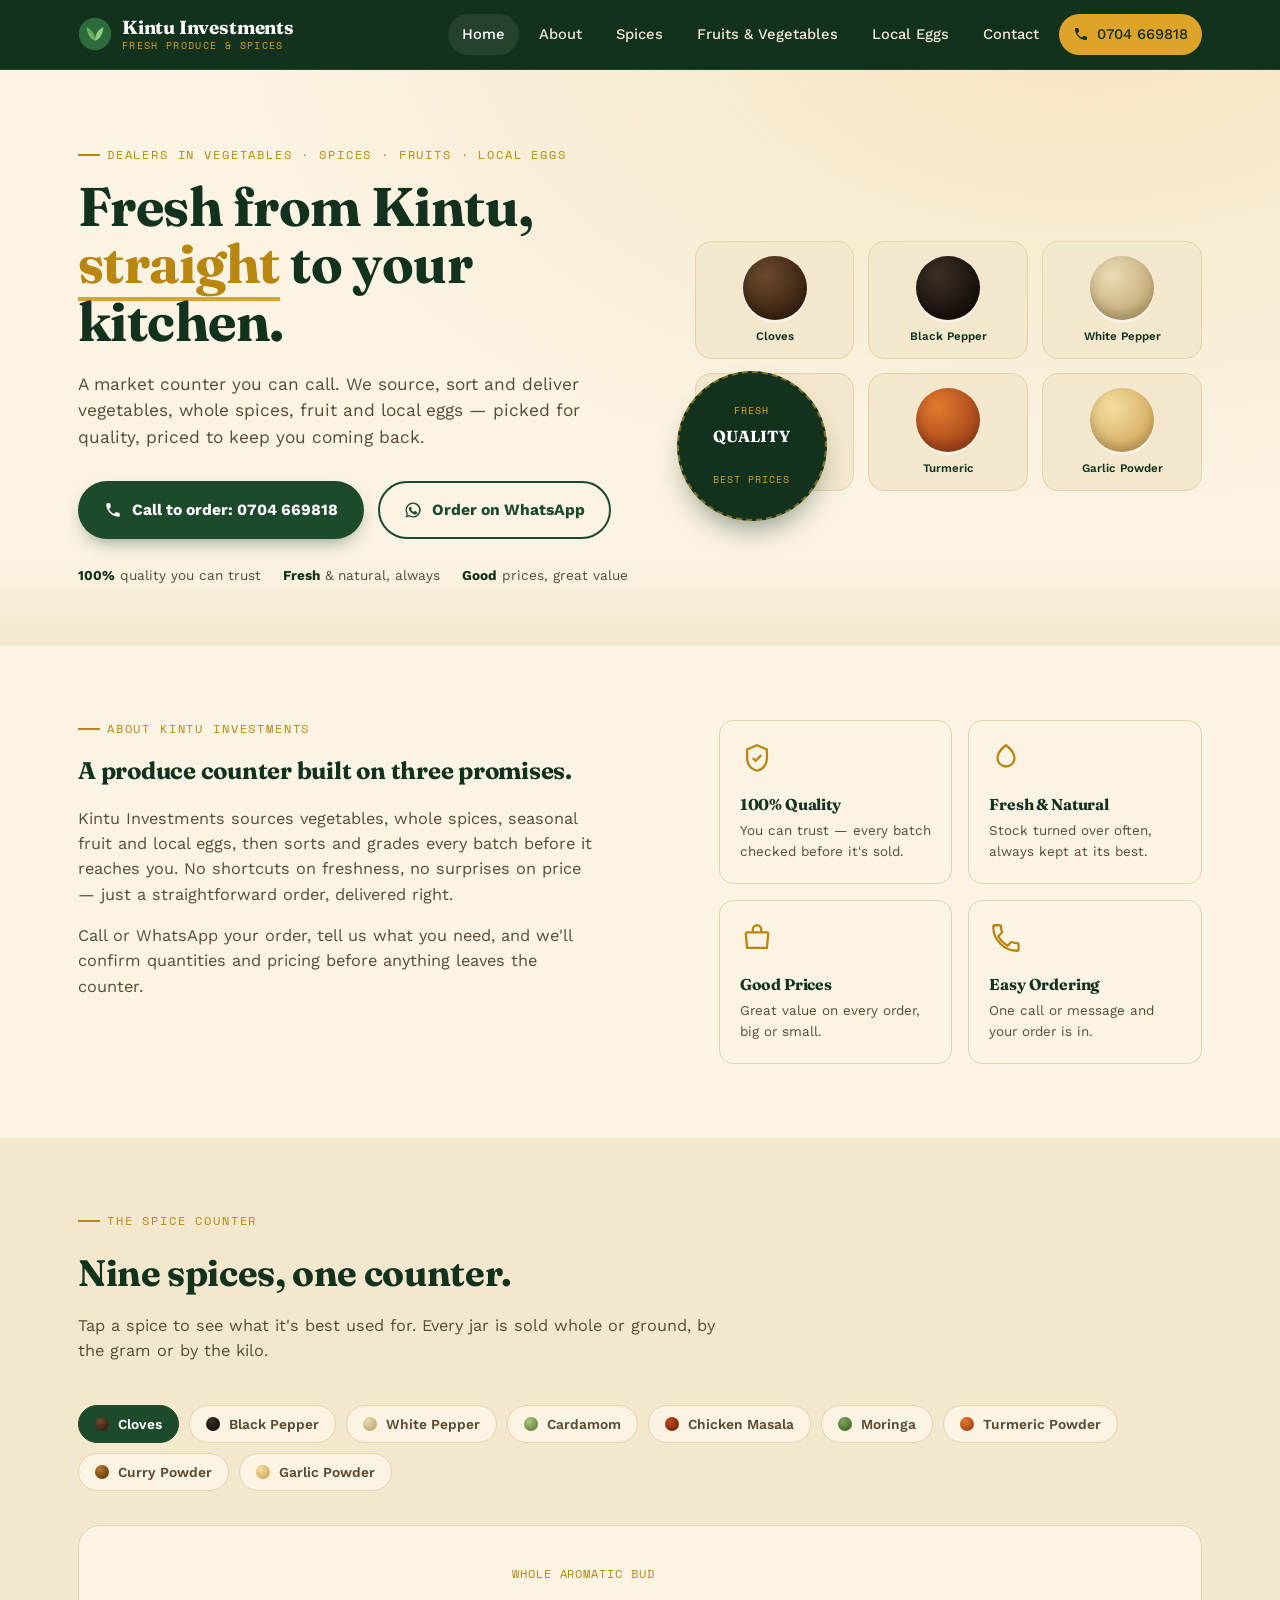
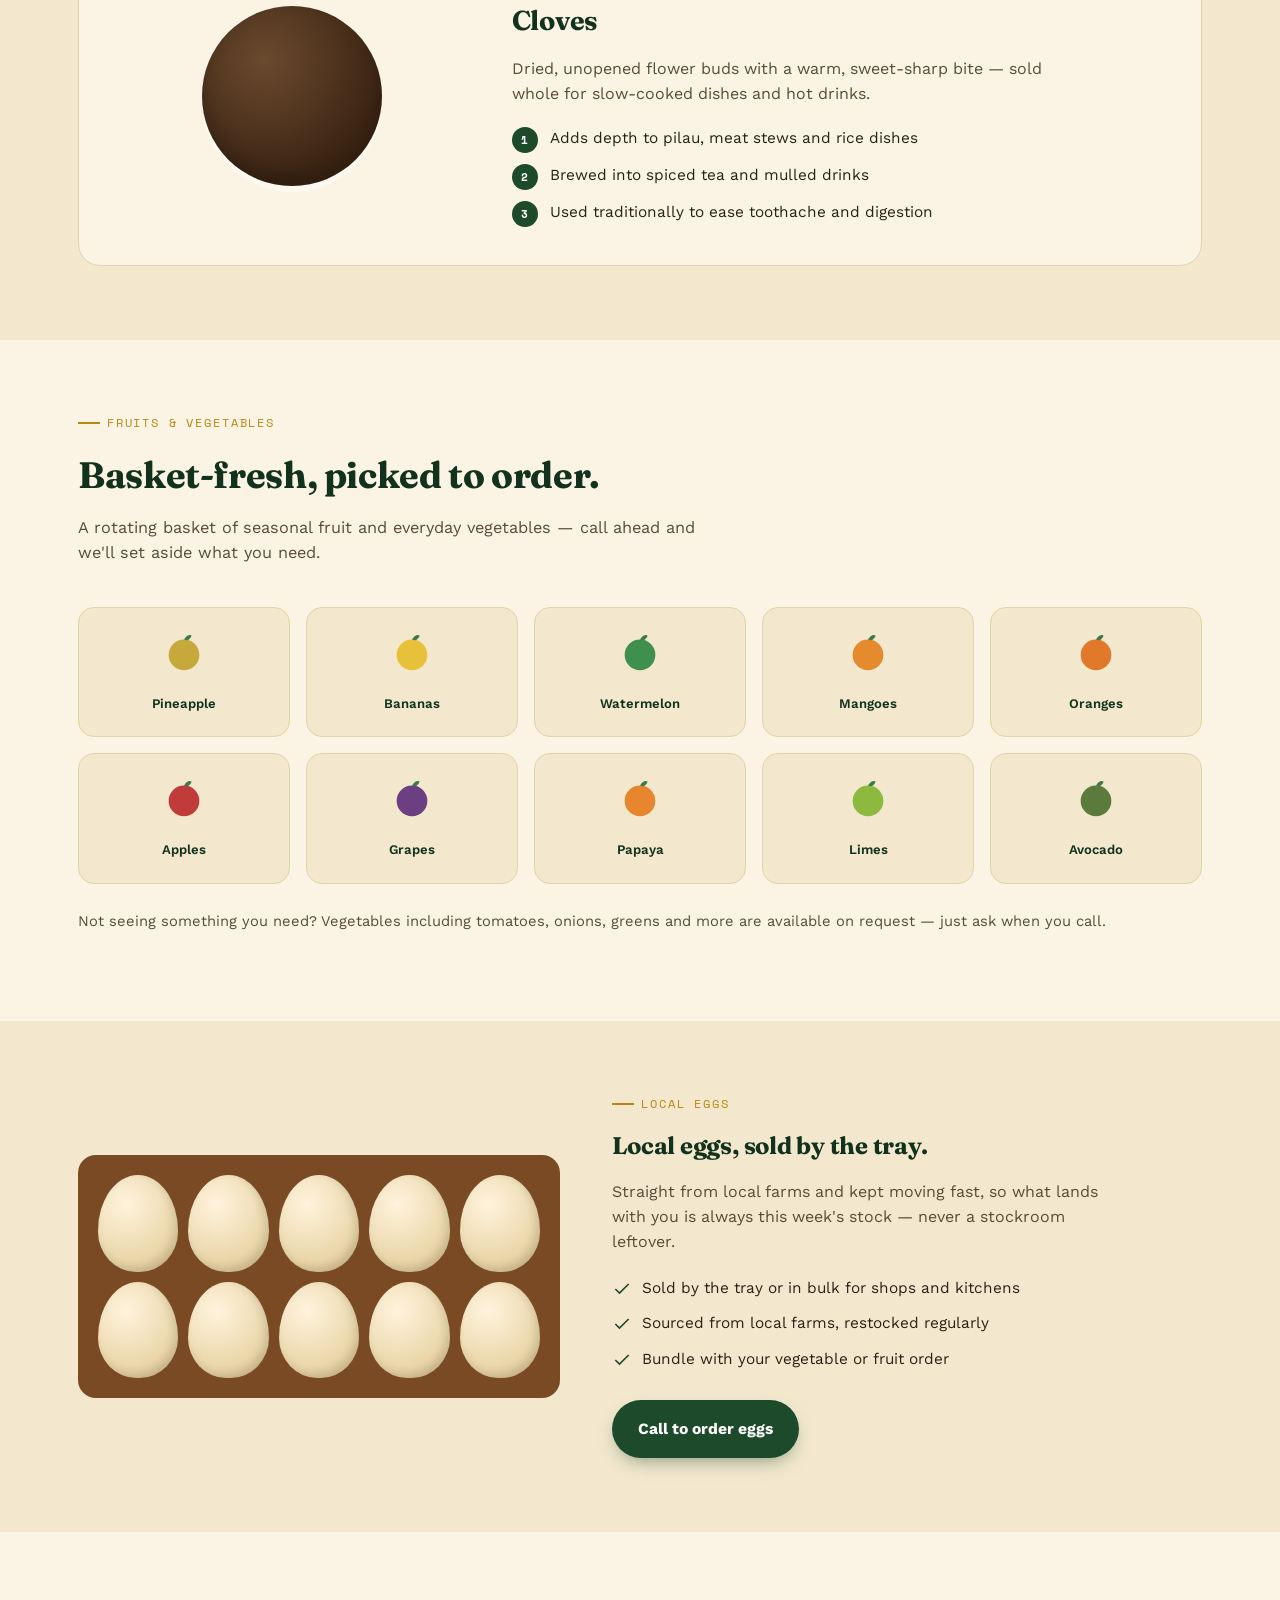
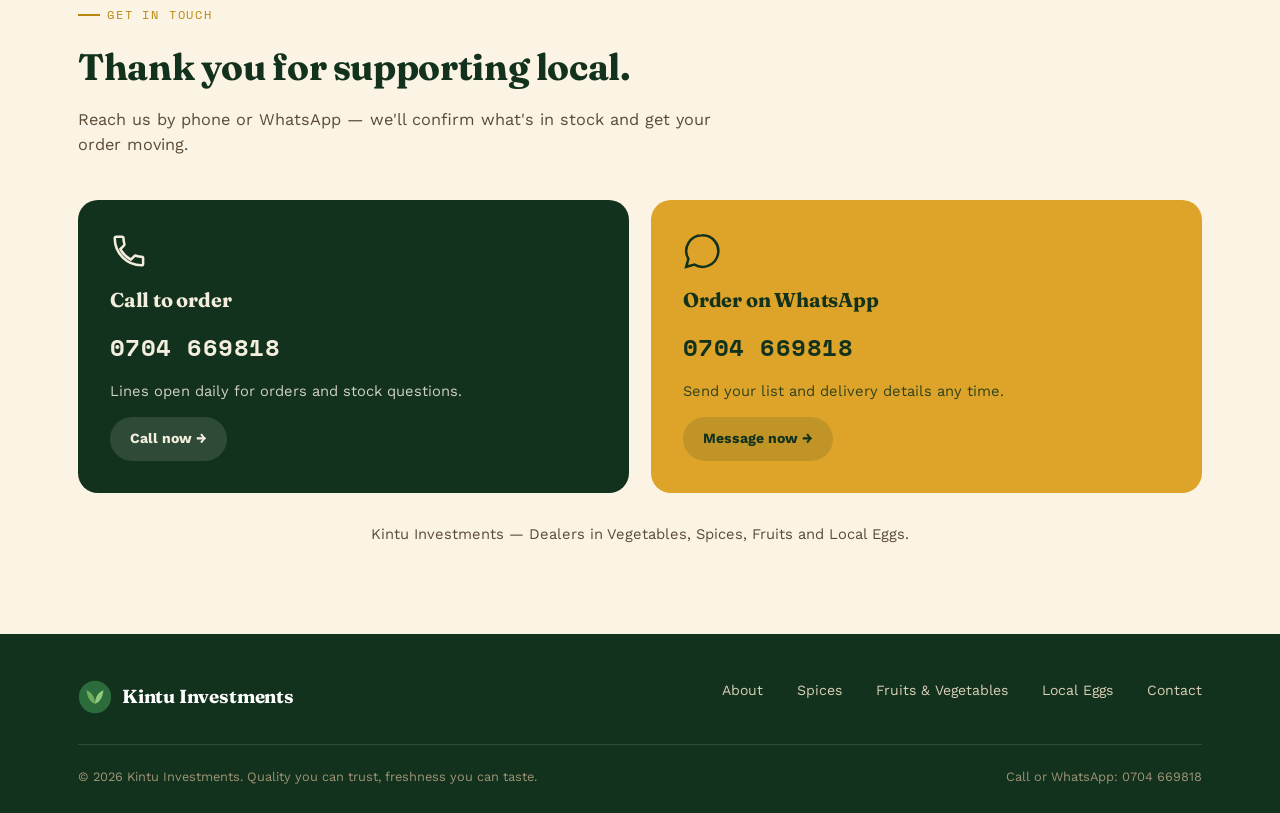
<file: kintu-investments.html>
<!DOCTYPE html>
<html lang="en">
<head>
<meta charset="UTF-8">
<meta name="viewport" content="width=device-width, initial-scale=1.0">
<title>Kintu Investments — Fresh Vegetables, Spices, Fruits & Local Eggs</title>
<meta name="description" content="Kintu Investments — dealers in vegetables, spices, fruits and local eggs. Quality you can trust, freshness you can taste. Order now: 0704 669818.">
<link rel="preconnect" href="https://fonts.googleapis.com">
<link href="https://fonts.googleapis.com/css2?family=Fraunces:opsz,wght@9..144,400;9..144,500;9..144,600;9..144,700;9..144,900&family=Work+Sans:wght@400;500;600;700&family=Space+Mono:wght@400;700&display=swap" rel="stylesheet">
<style>
  :root{
    --forest:#1E4A2C;
    --forest-deep:#12321D;
    --forest-light:#3E7A48;
    --gold:#DDA429;
    --gold-deep:#B9860F;
    --clay:#7A4A24;
    --cream:#FBF3E3;
    --paper:#F3E8CE;
    --paper-line:#E4D3A9;
    --ink:#2B2013;
    --ink-soft:#5A4B37;
    --max:1180px;
    --radius:18px;
  }
  *{box-sizing:border-box;}
  html{scroll-behavior:smooth;}
  body{
    margin:0;
    background:var(--cream);
    color:var(--ink);
    font-family:'Work Sans',sans-serif;
    line-height:1.55;
    -webkit-font-smoothing:antialiased;
  }
  h1,h2,h3,.display{
    font-family:'Fraunces',serif;
    font-weight:700;
    letter-spacing:-0.01em;
    color:var(--forest-deep);
    margin:0;
  }
  .mono{font-family:'Space Mono',monospace;}
  a{color:inherit;text-decoration:none;}
  img{max-width:100%;display:block;}
  .wrap{max-width:var(--max);margin:0 auto;padding:0 28px;}
  .eyebrow{
    font-family:'Space Mono',monospace;
    font-size:.72rem;
    letter-spacing:.16em;
    text-transform:uppercase;
    color:var(--gold-deep);
    display:flex;
    align-items:center;
    gap:.6em;
    margin-bottom:14px;
  }
  .eyebrow::before{content:"";width:22px;height:2px;background:var(--gold-deep);display:inline-block;}
  button{font-family:inherit;cursor:pointer;}
  :focus-visible{outline:3px solid var(--gold);outline-offset:3px;}

  /* ---------- header ---------- */
  header{
    position:sticky;top:0;z-index:100;
    background:var(--forest-deep);
    border-bottom:1px solid rgba(255,255,255,.08);
  }
  .nav-inner{
    display:flex;align-items:center;justify-content:space-between;
    padding:14px 28px;max-width:var(--max);margin:0 auto;
  }
  .brand{display:flex;align-items:center;gap:10px;}
  .brand-mark{width:34px;height:34px;flex:none;}
  .brand-text{font-family:'Fraunces',serif;font-weight:700;color:#fff;font-size:1.18rem;line-height:1.05;letter-spacing:-.01em;}
  .brand-text span{display:block;font-family:'Space Mono',monospace;font-weight:400;font-size:.6rem;letter-spacing:.14em;color:var(--gold);text-transform:uppercase;margin-top:2px;}
  nav.primary{display:flex;gap:6px;align-items:center;}
  nav.primary a{
    color:#EFE7D2;font-size:.92rem;font-weight:500;padding:9px 14px;border-radius:100px;
    position:relative;transition:background .2s ease,color .2s ease;
  }
  nav.primary a:hover,nav.primary a.active{background:rgba(255,255,255,.08);color:#fff;}
  .nav-cta{
    display:inline-flex;align-items:center;gap:8px;
    background:var(--gold);color:var(--forest-deep)!important;
    padding:10px 18px;border-radius:100px;font-weight:700;font-size:.88rem;
    transition:transform .15s ease, background .2s ease;
    white-space:nowrap;
  }
  .nav-cta:hover{background:#fff;transform:translateY(-1px);}
  .burger{display:none;background:none;border:0;width:40px;height:40px;position:relative;}
  .burger span{position:absolute;left:9px;right:9px;height:2px;background:#EFE7D2;transition:.25s;}
  .burger span:nth-child(1){top:14px;}
  .burger span:nth-child(2){top:20px;}
  .burger span:nth-child(3){top:26px;}
  .burger.open span:nth-child(1){transform:translateY(6px) rotate(45deg);}
  .burger.open span:nth-child(2){opacity:0;}
  .burger.open span:nth-child(3){transform:translateY(-6px) rotate(-45deg);}

  /* ---------- hero ---------- */
  .hero{
    position:relative;overflow:hidden;
    background:
      radial-gradient(ellipse at 85% -10%, rgba(221,164,41,.18), transparent 55%),
      linear-gradient(180deg, var(--cream), var(--cream) 85%, var(--paper));
    padding:76px 0 60px;
  }
  .hero-grid{display:grid;grid-template-columns:1.05fr .95fr;gap:56px;align-items:center;}
  .hero h1{font-size:clamp(2.3rem,4.6vw,3.4rem);line-height:1.06;}
  .hero h1 em{font-style:normal;color:var(--gold-deep);border-bottom:4px solid var(--gold);}
  .hero p.lead{font-size:1.08rem;color:var(--ink-soft);max-width:46ch;margin:20px 0 30px;}
  .cta-row{display:flex;gap:14px;flex-wrap:wrap;margin-bottom:26px;}
  .btn{
    display:inline-flex;align-items:center;gap:10px;padding:15px 24px;border-radius:100px;
    font-weight:700;font-size:.98rem;border:2px solid transparent;transition:transform .15s ease,box-shadow .2s ease;
  }
  .btn:active{transform:scale(.97);}
  .btn-primary{background:var(--forest);color:#fff;box-shadow:0 8px 20px -8px rgba(30,74,44,.6);}
  .btn-primary:hover{background:var(--forest-deep);box-shadow:0 10px 24px -8px rgba(30,74,44,.75);}
  .btn-ghost{border-color:var(--forest);color:var(--forest);}
  .btn-ghost:hover{background:var(--forest);color:#fff;}
  .btn svg{width:18px;height:18px;flex:none;}
  .trust-inline{display:flex;gap:22px;flex-wrap:wrap;font-size:.85rem;color:var(--ink-soft);}
  .trust-inline b{color:var(--forest-deep);}

  .hero-art{position:relative;}
  .bowl-grid{
    display:grid;grid-template-columns:repeat(3,1fr);gap:14px;
  }
  .bowl-card{
    background:var(--paper);border:1px solid var(--paper-line);border-radius:16px;
    padding:14px 10px 12px;text-align:center;transition:transform .25s ease, box-shadow .25s ease;
  }
  .bowl-card:hover{transform:translateY(-4px);box-shadow:0 14px 26px -14px rgba(43,32,19,.35);}
  .bowl-icon{width:64px;height:64px;margin:0 auto 8px;border-radius:50%;position:relative;box-shadow:inset 0 -6px 10px rgba(0,0,0,.18), 0 3px 0 rgba(255,255,255,.5);}
  .bowl-card .lbl{font-size:.72rem;font-weight:600;color:var(--forest-deep);}

  .stamp{
    position:absolute;left:-18px;bottom:-30px;width:150px;height:150px;
    border-radius:50%;background:var(--forest-deep);color:var(--gold);
    display:flex;align-items:center;justify-content:center;text-align:center;
    box-shadow:0 16px 30px -12px rgba(18,50,29,.55);
    animation:spin 26s linear infinite;
    border:2px dashed rgba(221,164,41,.55);
  }
  .stamp-inner{font-family:'Space Mono',monospace;font-size:.62rem;letter-spacing:.1em;line-height:1.9;text-transform:uppercase;}
  .stamp-inner b{display:block;font-family:'Fraunces',serif;font-size:1rem;letter-spacing:0;color:#fff;}
  @keyframes spin{from{transform:rotate(0)}to{transform:rotate(360deg)}}
  @media (prefers-reduced-motion:reduce){.stamp{animation:none;}}

  /* ---------- section shell ---------- */
  section{padding:74px 0;scroll-margin-top:78px;}
  .section-head{max-width:640px;margin-bottom:42px;}
  .section-head h2{font-size:clamp(1.7rem,3vw,2.3rem);}
  .section-head p{color:var(--ink-soft);margin-top:12px;font-size:1.02rem;}
  .alt{background:var(--paper);}

  /* ---------- about ---------- */
  .about-grid{display:grid;grid-template-columns:1.1fr .9fr;gap:50px;align-items:start;}
  .about-grid p{color:var(--ink-soft);font-size:1.02rem;max-width:52ch;}
  .badges{display:grid;grid-template-columns:1fr 1fr;gap:16px;}
  .badge{background:var(--cream);border:1px solid var(--paper-line);border-radius:14px;padding:20px;}
  .badge .ic{width:34px;height:34px;margin-bottom:10px;color:var(--gold-deep);}
  .badge h3{font-size:.98rem;color:var(--forest-deep);margin-bottom:4px;}
  .badge p{margin:0;font-size:.84rem;color:var(--ink-soft);}

  /* ---------- spice counter ---------- */
  .spice-tabs{display:flex;flex-wrap:wrap;gap:10px;margin-bottom:34px;}
  .spice-tab{
    background:var(--cream);border:1px solid var(--paper-line);color:var(--ink-soft);
    padding:10px 16px;border-radius:100px;font-size:.86rem;font-weight:600;
    display:flex;align-items:center;gap:9px;transition:.2s ease;
  }
  .spice-tab .dot{width:14px;height:14px;border-radius:50%;flex:none;}
  .spice-tab:hover{border-color:var(--forest-light);color:var(--forest-deep);}
  .spice-tab[aria-selected="true"]{background:var(--forest);border-color:var(--forest);color:#fff;}
  .spice-panel{
    display:grid;grid-template-columns:.7fr 1.3fr;gap:44px;align-items:center;
    background:var(--cream);border:1px solid var(--paper-line);border-radius:22px;padding:38px;
  }
  .spice-panel .big-icon{width:180px;height:180px;border-radius:50%;margin:0 auto;box-shadow:inset 0 -10px 18px rgba(0,0,0,.2), 0 6px 0 rgba(255,255,255,.45);}
  .spice-panel h3{font-size:1.7rem;margin-bottom:6px;}
  .spice-panel .tagline{color:var(--gold-deep);font-family:'Space Mono',monospace;font-size:.76rem;letter-spacing:.08em;text-transform:uppercase;margin-bottom:16px;}
  .spice-panel .desc{color:var(--ink-soft);margin-bottom:20px;max-width:56ch;}
  .uses{list-style:none;margin:0;padding:0;display:grid;gap:11px;}
  .uses li{display:flex;gap:12px;font-size:.96rem;color:var(--ink);}
  .uses .num{flex:none;width:26px;height:26px;border-radius:50%;background:var(--forest);color:#fff;font-family:'Space Mono',monospace;font-size:.7rem;display:flex;align-items:center;justify-content:center;font-weight:700;}
  @media (max-width:720px){.spice-panel{grid-template-columns:1fr;text-align:center;}.uses li{text-align:left;}}

  /* ---------- produce ---------- */
  .produce-grid{display:grid;grid-template-columns:repeat(5,1fr);gap:16px;}
  .produce-card{
    background:var(--paper);border:1px solid var(--paper-line);border-radius:16px;
    padding:22px 12px;text-align:center;transition:transform .2s ease;
  }
  .produce-card:hover{transform:translateY(-4px);}
  .produce-card .ic{width:46px;height:46px;margin:0 auto 10px;}
  .produce-card .lbl{font-size:.82rem;font-weight:600;color:var(--forest-deep);}
  .produce-note{margin-top:26px;font-size:.92rem;color:var(--ink-soft);}

  /* ---------- eggs ---------- */
  .eggs-wrap{display:grid;grid-template-columns:.9fr 1.1fr;gap:52px;align-items:center;}
  .egg-carton{display:grid;grid-template-columns:repeat(5,1fr);gap:10px;background:var(--clay);padding:20px;border-radius:18px;}
  .egg{width:100%;aspect-ratio:3/3.6;background:radial-gradient(circle at 35% 30%, #FFF3DD, #EAD6A9 65%, #D8BE8B);border-radius:50% 50% 48% 48%/58% 58% 42% 42%;box-shadow:inset -4px -4px 8px rgba(0,0,0,.12);}
  .eggs-copy h2{margin-bottom:14px;}
  .eggs-copy p{color:var(--ink-soft);max-width:50ch;}
  .egg-points{list-style:none;padding:0;margin:22px 0 28px;display:grid;gap:12px;}
  .egg-points li{display:flex;gap:10px;font-size:.96rem;}
  .egg-points svg{width:20px;height:20px;flex:none;color:var(--forest);margin-top:2px;}

  /* ---------- contact ---------- */
  .contact-grid{display:grid;grid-template-columns:1fr 1fr;gap:22px;}
  .contact-card{
    background:var(--forest-deep);color:#F3EEDD;border-radius:20px;padding:32px;
    display:flex;flex-direction:column;gap:14px;
  }
  .contact-card.gold{background:var(--gold);color:var(--forest-deep);}
  .contact-card .ic{width:38px;height:38px;}
  .contact-card h3{color:inherit;font-size:1.25rem;}
  .contact-card p{margin:0;opacity:.85;font-size:.92rem;}
  .contact-card .num{font-family:'Space Mono',monospace;font-size:1.5rem;font-weight:700;letter-spacing:.02em;}
  .contact-card .go{
    align-self:flex-start;margin-top:auto;padding:11px 20px;border-radius:100px;font-weight:700;font-size:.88rem;
    background:rgba(255,255,255,.12);
  }
  .contact-card.gold .go{background:rgba(18,50,29,.14);}
  .contact-card .go:hover{background:rgba(255,255,255,.22);}
  .contact-card.gold .go:hover{background:rgba(18,50,29,.24);}
  .contact-meta{margin-top:30px;color:var(--ink-soft);font-size:.92rem;text-align:center;}

  /* ---------- footer ---------- */
  footer{background:var(--forest-deep);color:#D9CFB6;padding:46px 0 26px;}
  .footer-top{display:flex;justify-content:space-between;flex-wrap:wrap;gap:26px;padding-bottom:30px;border-bottom:1px solid rgba(255,255,255,.12);}
  .footer-brand .brand-text{color:#fff;}
  .footer-links{display:flex;gap:34px;flex-wrap:wrap;}
  .footer-links a{font-size:.88rem;color:#D9CFB6;}
  .footer-links a:hover{color:var(--gold);}
  .footer-bottom{display:flex;justify-content:space-between;flex-wrap:wrap;gap:10px;padding-top:22px;font-size:.8rem;color:#9E9376;}

  /* ---------- responsive ---------- */
  @media (max-width:980px){
    .hero-grid{grid-template-columns:1fr;}
    .hero-art{order:-1;max-width:420px;margin:0 auto;}
    .about-grid{grid-template-columns:1fr;}
    .produce-grid{grid-template-columns:repeat(3,1fr);}
    .eggs-wrap{grid-template-columns:1fr;}
    .contact-grid{grid-template-columns:1fr;}
  }
  @media (max-width:800px){
    nav.primary{
      position:fixed;top:66px;left:0;right:0;bottom:0;
      background:var(--forest-deep);flex-direction:column;align-items:stretch;
      padding:18px 24px;gap:4px;transform:translateY(-8px);opacity:0;pointer-events:none;
      transition:opacity .2s ease, transform .2s ease;overflow-y:auto;
    }
    nav.primary.open{opacity:1;transform:translateY(0);pointer-events:auto;}
    nav.primary a{padding:14px 10px;border-bottom:1px solid rgba(255,255,255,.08);border-radius:0;}
    .nav-cta{margin-top:10px;justify-content:center;}
    .burger{display:block;}
    .spice-panel{padding:26px;}
  }
  @media (max-width:620px){
    .produce-grid{grid-template-columns:repeat(2,1fr);}
    .bowl-grid{grid-template-columns:repeat(3,1fr);}
    .stamp{width:120px;height:120px;left:-8px;bottom:-20px;}
  }
</style>
</head>
<body>

<header>
  <div class="nav-inner">
    <a href="#home" class="brand">
      <svg class="brand-mark" viewBox="0 0 40 40" fill="none"><circle cx="20" cy="20" r="19" fill="#2C6B3B"/><path d="M20 28c0-8 4-14 10-16-1 8-4 14-10 16Z" fill="#8FCB7C"/><path d="M20 28c0-8-4-14-10-16 1 8 4 14 10 16Z" fill="#6FAE5C"/></svg>
      <span class="brand-text">Kintu Investments<span>Fresh Produce &amp; Spices</span></span>
    </a>
    <nav class="primary" id="primaryNav">
      <a href="#home" class="active">Home</a>
      <a href="#about">About</a>
      <a href="#spices">Spices</a>
      <a href="#produce">Fruits &amp; Vegetables</a>
      <a href="#eggs">Local Eggs</a>
      <a href="#contact">Contact</a>
      <a class="nav-cta" href="tel:+256704669818">
        <svg viewBox="0 0 24 24" width="16" height="16" fill="currentColor"><path d="M6.6 10.8c1.4 2.8 3.8 5.1 6.6 6.6l2.2-2.2c.3-.3.7-.4 1-.2 1.1.4 2.3.6 3.5.6.6 0 1 .4 1 1V20c0 .6-.4 1-1 1C10.6 21 3 13.4 3 4c0-.6.4-1 1-1h3.5c.6 0 1 .4 1 1 0 1.2.2 2.4.6 3.5.1.4 0 .8-.3 1L6.6 10.8Z"/></svg>
        0704 669818
      </a>
    </nav>
    <button class="burger" id="burger" aria-label="Toggle menu" aria-expanded="false" aria-controls="primaryNav">
      <span></span><span></span><span></span>
    </button>
  </div>
</header>

<!-- ================= HERO ================= -->
<section class="hero" id="home">
  <div class="wrap hero-grid">
    <div>
      <div class="eyebrow">Dealers in Vegetables · Spices · Fruits · Local Eggs</div>
      <h1>Fresh from Kintu, <em>straight</em> to your kitchen.</h1>
      <p class="lead">A market counter you can call. We source, sort and deliver vegetables, whole spices, fruit and local eggs — picked for quality, priced to keep you coming back.</p>
      <div class="cta-row">
        <a class="btn btn-primary" href="tel:+256704669818">
          <svg viewBox="0 0 24 24" fill="currentColor"><path d="M6.6 10.8c1.4 2.8 3.8 5.1 6.6 6.6l2.2-2.2c.3-.3.7-.4 1-.2 1.1.4 2.3.6 3.5.6.6 0 1 .4 1 1V20c0 .6-.4 1-1 1C10.6 21 3 13.4 3 4c0-.6.4-1 1-1h3.5c.6 0 1 .4 1 1 0 1.2.2 2.4.6 3.5.1.4 0 .8-.3 1L6.6 10.8Z"/></svg>
          Call to order: 0704 669818
        </a>
        <a class="btn btn-ghost" href="https://wa.me/256704669818?text=Hello%20Kintu%20Investments%2C%20I%27d%20like%20to%20place%20an%20order." target="_blank" rel="noopener">
          <svg viewBox="0 0 24 24" fill="currentColor"><path d="M12 2a10 10 0 0 0-8.6 15L2 22l5.2-1.4A10 10 0 1 0 12 2Zm0 18.2a8.1 8.1 0 0 1-4.2-1.2l-.3-.2-3.1.8.8-3-.2-.3A8.2 8.2 0 1 1 12 20.2Zm4.5-6.1c-.2-.1-1.5-.7-1.7-.8-.2-.1-.4-.1-.6.1-.2.2-.7.8-.8 1-.2.2-.3.2-.5.1-1.4-.7-2.4-1.3-3.3-2.9-.2-.4.2-.4.6-1.2.1-.2 0-.4 0-.5-.1-.1-.6-1.4-.8-1.9-.2-.5-.4-.4-.6-.4h-.5c-.2 0-.5.1-.7.3-.2.2-1 .9-1 2.3s1 2.7 1.1 2.9c.1.2 2 3 4.8 4.2.7.3 1.2.5 1.6.6.7.2 1.3.2 1.8.1.5-.1 1.5-.6 1.7-1.2.2-.6.2-1.1.1-1.2-.1-.1-.2-.2-.5-.3Z"/></svg>
          Order on WhatsApp
        </a>
      </div>
      <div class="trust-inline">
        <span><b>100%</b> quality you can trust</span>
        <span><b>Fresh</b> &amp; natural, always</span>
        <span><b>Good</b> prices, great value</span>
      </div>
    </div>

    <div class="hero-art">
      <div class="bowl-grid">
        <div class="bowl-card"><div class="bowl-icon" style="background:radial-gradient(circle at 35% 30%,#6B4A2E,#3B2413 70%)"></div><div class="lbl">Cloves</div></div>
        <div class="bowl-card"><div class="bowl-icon" style="background:radial-gradient(circle at 35% 30%,#3B3025,#17110B 70%)"></div><div class="lbl">Black Pepper</div></div>
        <div class="bowl-card"><div class="bowl-icon" style="background:radial-gradient(circle at 35% 30%,#E9DBB6,#C7AE79 70%)"></div><div class="lbl">White Pepper</div></div>
        <div class="bowl-card"><div class="bowl-icon" style="background:radial-gradient(circle at 35% 30%,#A9C77E,#6E8B44 70%)"></div><div class="lbl">Cardamom</div></div>
        <div class="bowl-card"><div class="bowl-icon" style="background:radial-gradient(circle at 35% 30%,#E27A2E,#A8481B 70%)"></div><div class="lbl">Turmeric</div></div>
        <div class="bowl-card"><div class="bowl-icon" style="background:radial-gradient(circle at 35% 30%,#F1DDA0,#D9B064 70%)"></div><div class="lbl">Garlic Powder</div></div>
      </div>
      <div class="stamp">
        <div class="stamp-inner">Fresh<br><b>Quality</b><br>Best Prices</div>
      </div>
    </div>
  </div>
</section>

<!-- ================= ABOUT ================= -->
<section id="about">
  <div class="wrap about-grid">
    <div>
      <div class="eyebrow">About Kintu Investments</div>
      <h2>A produce counter built on three promises.</h2>
      <p>Kintu Investments sources vegetables, whole spices, seasonal fruit and local eggs, then sorts and grades every batch before it reaches you. No shortcuts on freshness, no surprises on price — just a straightforward order, delivered right.</p>
      <p>Call or WhatsApp your order, tell us what you need, and we'll confirm quantities and pricing before anything leaves the counter.</p>
    </div>
    <div class="badges">
      <div class="badge">
        <svg class="ic" viewBox="0 0 24 24" fill="none" stroke="currentColor" stroke-width="1.6"><path d="M12 3l7 3v6c0 5-3.4 8.4-7 9-3.6-.6-7-4-7-9V6l7-3Z"/><path d="M9 12l2 2 4-4"/></svg>
        <h3>100% Quality</h3>
        <p>You can trust — every batch checked before it's sold.</p>
      </div>
      <div class="badge">
        <svg class="ic" viewBox="0 0 24 24" fill="none" stroke="currentColor" stroke-width="1.6"><path d="M12 3c4 3 6 6 6 9a6 6 0 1 1-12 0c0-3 2-6 6-9Z"/></svg>
        <h3>Fresh &amp; Natural</h3>
        <p>Stock turned over often, always kept at its best.</p>
      </div>
      <div class="badge">
        <svg class="ic" viewBox="0 0 24 24" fill="none" stroke="currentColor" stroke-width="1.6"><path d="M4 8h16M4 8l1 11h14l1-11M9 8V6a3 3 0 0 1 6 0v2"/></svg>
        <h3>Good Prices</h3>
        <p>Great value on every order, big or small.</p>
      </div>
      <div class="badge">
        <svg class="ic" viewBox="0 0 24 24" fill="none" stroke="currentColor" stroke-width="1.6"><path d="M6.6 10.8c1.4 2.8 3.8 5.1 6.6 6.6l2.2-2.2c.3-.3.7-.4 1-.2 1.1.4 2.3.6 3.5.6.6 0 1 .4 1 1V20c0 .6-.4 1-1 1C10.6 21 3 13.4 3 4c0-.6.4-1 1-1h3.5c.6 0 1 .4 1 1 0 1.2.2 2.4.6 3.5.1.4 0 .8-.3 1L6.6 10.8Z"/></svg>
        <h3>Easy Ordering</h3>
        <p>One call or message and your order is in.</p>
      </div>
    </div>
  </div>
</section>

<!-- ================= SPICES ================= -->
<section id="spices" class="alt">
  <div class="wrap">
    <div class="section-head">
      <div class="eyebrow">The Spice Counter</div>
      <h2>Nine spices, one counter.</h2>
      <p>Tap a spice to see what it's best used for. Every jar is sold whole or ground, by the gram or by the kilo.</p>
    </div>

    <div class="spice-tabs" id="spiceTabs" role="tablist" aria-label="Spice selection"></div>
    <div class="spice-panel" id="spicePanel"></div>
  </div>
</section>

<!-- ================= PRODUCE ================= -->
<section id="produce">
  <div class="wrap">
    <div class="section-head">
      <div class="eyebrow">Fruits &amp; Vegetables</div>
      <h2>Basket-fresh, picked to order.</h2>
      <p>A rotating basket of seasonal fruit and everyday vegetables — call ahead and we'll set aside what you need.</p>
    </div>
    <div class="produce-grid" id="produceGrid"></div>
    <p class="produce-note">Not seeing something you need? Vegetables including tomatoes, onions, greens and more are available on request — just ask when you call.</p>
  </div>
</section>

<!-- ================= EGGS ================= -->
<section id="eggs" class="alt">
  <div class="wrap eggs-wrap">
    <div class="egg-carton">
      <div class="egg"></div><div class="egg"></div><div class="egg"></div><div class="egg"></div><div class="egg"></div>
      <div class="egg"></div><div class="egg"></div><div class="egg"></div><div class="egg"></div><div class="egg"></div>
    </div>
    <div class="eggs-copy">
      <div class="eyebrow">Local Eggs</div>
      <h2>Local eggs, sold by the tray.</h2>
      <p>Straight from local farms and kept moving fast, so what lands with you is always this week's stock — never a stockroom leftover.</p>
      <ul class="egg-points">
        <li><svg viewBox="0 0 24 24" fill="none" stroke="currentColor" stroke-width="2"><path d="M20 6L9 17l-5-5"/></svg> Sold by the tray or in bulk for shops and kitchens</li>
        <li><svg viewBox="0 0 24 24" fill="none" stroke="currentColor" stroke-width="2"><path d="M20 6L9 17l-5-5"/></svg> Sourced from local farms, restocked regularly</li>
        <li><svg viewBox="0 0 24 24" fill="none" stroke="currentColor" stroke-width="2"><path d="M20 6L9 17l-5-5"/></svg> Bundle with your vegetable or fruit order</li>
      </ul>
      <a class="btn btn-primary" href="tel:+256704669818">Call to order eggs</a>
    </div>
  </div>
</section>

<!-- ================= CONTACT ================= -->
<section id="contact">
  <div class="wrap">
    <div class="section-head">
      <div class="eyebrow">Get In Touch</div>
      <h2>Thank you for supporting local.</h2>
      <p>Reach us by phone or WhatsApp — we'll confirm what's in stock and get your order moving.</p>
    </div>
    <div class="contact-grid">
      <div class="contact-card">
        <svg class="ic" viewBox="0 0 24 24" fill="none" stroke="currentColor" stroke-width="1.6"><path d="M6.6 10.8c1.4 2.8 3.8 5.1 6.6 6.6l2.2-2.2c.3-.3.7-.4 1-.2 1.1.4 2.3.6 3.5.6.6 0 1 .4 1 1V20c0 .6-.4 1-1 1C10.6 21 3 13.4 3 4c0-.6.4-1 1-1h3.5c.6 0 1 .4 1 1 0 1.2.2 2.4.6 3.5.1.4 0 .8-.3 1L6.6 10.8Z"/></svg>
        <h3>Call to order</h3>
        <div class="num">0704 669818</div>
        <p>Lines open daily for orders and stock questions.</p>
        <a class="go" href="tel:+256704669818">Call now →</a>
      </div>
      <div class="contact-card gold">
        <svg class="ic" viewBox="0 0 24 24" fill="none" stroke="currentColor" stroke-width="1.6"><path d="M12 2a10 10 0 0 0-8.6 15L2 22l5.2-1.4A10 10 0 1 0 12 2Z"/></svg>
        <h3>Order on WhatsApp</h3>
        <div class="num">0704 669818</div>
        <p>Send your list and delivery details any time.</p>
        <a class="go" href="https://wa.me/256704669818?text=Hello%20Kintu%20Investments%2C%20I%27d%20like%20to%20place%20an%20order." target="_blank" rel="noopener">Message now →</a>
      </div>
    </div>
    <p class="contact-meta">Kintu Investments — Dealers in Vegetables, Spices, Fruits and Local Eggs.</p>
  </div>
</section>

<footer>
  <div class="wrap">
    <div class="footer-top">
      <a href="#home" class="brand footer-brand">
        <svg class="brand-mark" viewBox="0 0 40 40" fill="none"><circle cx="20" cy="20" r="19" fill="#2C6B3B"/><path d="M20 28c0-8 4-14 10-16-1 8-4 14-10 16Z" fill="#8FCB7C"/><path d="M20 28c0-8-4-14-10-16 1 8 4 14 10 16Z" fill="#6FAE5C"/></svg>
        <span class="brand-text">Kintu Investments</span>
      </a>
      <nav class="footer-links">
        <a href="#about">About</a>
        <a href="#spices">Spices</a>
        <a href="#produce">Fruits &amp; Vegetables</a>
        <a href="#eggs">Local Eggs</a>
        <a href="#contact">Contact</a>
      </nav>
    </div>
    <div class="footer-bottom">
      <span>© 2026 Kintu Investments. Quality you can trust, freshness you can taste.</span>
      <span>Call or WhatsApp: 0704 669818</span>
    </div>
  </div>
</footer>

<script>
  // Mobile nav toggle
  const burger = document.getElementById('burger');
  const primaryNav = document.getElementById('primaryNav');
  burger.addEventListener('click', () => {
    const open = primaryNav.classList.toggle('open');
    burger.classList.toggle('open', open);
    burger.setAttribute('aria-expanded', open);
  });
  primaryNav.querySelectorAll('a').forEach(a => a.addEventListener('click', () => {
    primaryNav.classList.remove('open');
    burger.classList.remove('open');
    burger.setAttribute('aria-expanded', false);
  }));

  // Active nav highlight on scroll
  const navLinks = [...primaryNav.querySelectorAll('a[href^="#"]')];
  const sections = navLinks.map(a => document.querySelector(a.getAttribute('href'))).filter(Boolean);
  const io = new IntersectionObserver((entries) => {
    entries.forEach(e => {
      if (e.isIntersecting) {
        navLinks.forEach(a => a.classList.remove('active'));
        const link = navLinks.find(a => a.getAttribute('href') === '#' + e.target.id);
        if (link) link.classList.add('active');
      }
    });
  }, { rootMargin: '-45% 0px -50% 0px' });
  sections.forEach(s => io.observe(s));

  // Spice data — 9 spices, each with 3 uses
  const spices = [
    { name:'Cloves', tagline:'Whole aromatic bud', color:'radial-gradient(circle at 35% 30%,#6B4A2E,#3B2413 70%)',
      desc:'Dried, unopened flower buds with a warm, sweet-sharp bite — sold whole for slow-cooked dishes and hot drinks.',
      uses:['Adds depth to pilau, meat stews and rice dishes','Brewed into spiced tea and mulled drinks','Used traditionally to ease toothache and digestion'] },
    { name:'Black Pepper', tagline:'All-purpose heat', color:'radial-gradient(circle at 35% 30%,#3B3025,#17110B 70%)',
      desc:'The everyday seasoning spice — sharp, peppery heat that builds flavour in almost any savoury dish.',
      uses:['General seasoning for meat, fish and vegetables','Base for pepper sauces and marinades','Stirred into soups and stews to round out flavour'] },
    { name:'White Pepper', tagline:'Milder, cleaner heat', color:'radial-gradient(circle at 35% 30%,#E9DBB6,#C7AE79 70%)',
      desc:'Black pepper with the outer husk removed — a gentler, earthier heat that disappears visually into pale dishes.',
      uses:['Seasoning cream soups and light sauces without dark specks','Common in broths, dressings and marinades','Milder alternative for dishes like mashed potato'] },
    { name:'Cardamom', tagline:'Sweet, floral pods', color:'radial-gradient(circle at 35% 30%,#A9C77E,#6E8B44 70%)',
      desc:'Green pods holding fragrant seeds — one of the most versatile spices, equally at home in savoury and sweet cooking.',
      uses:['Essential in spiced chai and hot beverages','Used in cakes, cookies and sweet baking','Flavours pilau, biryani and other rice dishes'] },
    { name:'Chicken Masala', tagline:'Ready-mixed blend', color:'radial-gradient(circle at 35% 30%,#C24A1E,#7C2A0C 70%)',
      desc:'A pre-balanced blend built specifically for poultry, taking the guesswork out of seasoning chicken dishes.',
      uses:['Seasoning chicken stews, curries and soups','Rubbed onto chicken before grilling or roasting','Stirred into sauces for a quick flavour base'] },
    { name:'Moringa', tagline:'Nutrient-dense leaf', color:'radial-gradient(circle at 35% 30%,#7FA858,#4C6E33 70%)',
      desc:'Dried leaves from the moringa tree, valued for their earthy flavour and place in everyday nutrition.',
      uses:['Brewed as a herbal tea','Stirred into sauces and leafy greens dishes','Mixed into porridge or smoothies'] },
    { name:'Turmeric Powder', tagline:'Golden ground root', color:'radial-gradient(circle at 35% 30%,#E27A2E,#A8481B 70%)',
      desc:'Bright gold, earthy and slightly bitter — the colour and backbone of many rice and stew dishes.',
      uses:['Colours and flavours rice, soups and stews','Foundation ingredient in curry powder blends','Traditionally stirred into warm milk or tea'] },
    { name:'Curry Powder', tagline:'Blended spice mix', color:'radial-gradient(circle at 35% 30%,#B87A2E,#6F430F 70%)',
      desc:'A balanced house blend of ground spices for quick, consistent flavour in everyday cooking.',
      uses:['Seasoning curries, stews and sauces','Flavouring vegetables, beans and lentils','Marinating meat and fish before cooking'] },
    { name:'Garlic Powder', tagline:'Dried, ground garlic', color:'radial-gradient(circle at 35% 30%,#F1DDA0,#D9B064 70%)',
      desc:'Concentrated garlic flavour in dry form — convenient for rubs, marinades and dishes needing an even coating.',
      uses:['Seasoning meat, vegetables and sauces','Key ingredient in dry rubs and marinades','Adds base flavour to soups and dressings'] },
  ];

  const tabsEl = document.getElementById('spiceTabs');
  const panelEl = document.getElementById('spicePanel');

  function renderPanel(i){
    const s = spices[i];
    panelEl.innerHTML = `
      <div class="big-icon" style="background:${s.color}"></div>
      <div>
        <div class="tagline">${s.tagline}</div>
        <h3>${s.name}</h3>
        <p class="desc">${s.desc}</p>
        <ul class="uses">
          ${s.uses.map((u,idx)=>`<li><span class="num">${idx+1}</span><span>${u}</span></li>`).join('')}
        </ul>
      </div>
    `;
  }

  spices.forEach((s,i) => {
    const tab = document.createElement('button');
    tab.className = 'spice-tab';
    tab.setAttribute('role','tab');
    tab.setAttribute('aria-selected', i===0 ? 'true' : 'false');
    tab.innerHTML = `<span class="dot" style="background:${s.color}"></span>${s.name}`;
    tab.addEventListener('click', () => {
      tabsEl.querySelectorAll('.spice-tab').forEach(t => t.setAttribute('aria-selected','false'));
      tab.setAttribute('aria-selected','true');
      renderPanel(i);
    });
    tabsEl.appendChild(tab);
  });
  renderPanel(0);

  // Produce grid
  const produce = [
    { name:'Pineapple', color:'#C7A93B' },
    { name:'Bananas', color:'#E8C13A' },
    { name:'Watermelon', color:'#3F8F4E' },
    { name:'Mangoes', color:'#E68A2E' },
    { name:'Oranges', color:'#E07A2A' },
    { name:'Apples', color:'#C23B3B' },
    { name:'Grapes', color:'#6B3F82' },
    { name:'Papaya', color:'#E8862F' },
    { name:'Limes', color:'#8CB93E' },
    { name:'Avocado', color:'#5C7A3B' },
  ];
  const grid = document.getElementById('produceGrid');
  produce.forEach(p => {
    const card = document.createElement('div');
    card.className = 'produce-card';
    card.innerHTML = `
      <svg class="ic" viewBox="0 0 24 24"><circle cx="12" cy="13" r="8" fill="${p.color}"/><path d="M12 5c1-2 3-3 4-2-1 2-2 3-4 2Z" fill="#3E7A48"/></svg>
      <div class="lbl">${p.name}</div>
    `;
    grid.appendChild(card);
  });
</script>

</body>
</html>
</file>
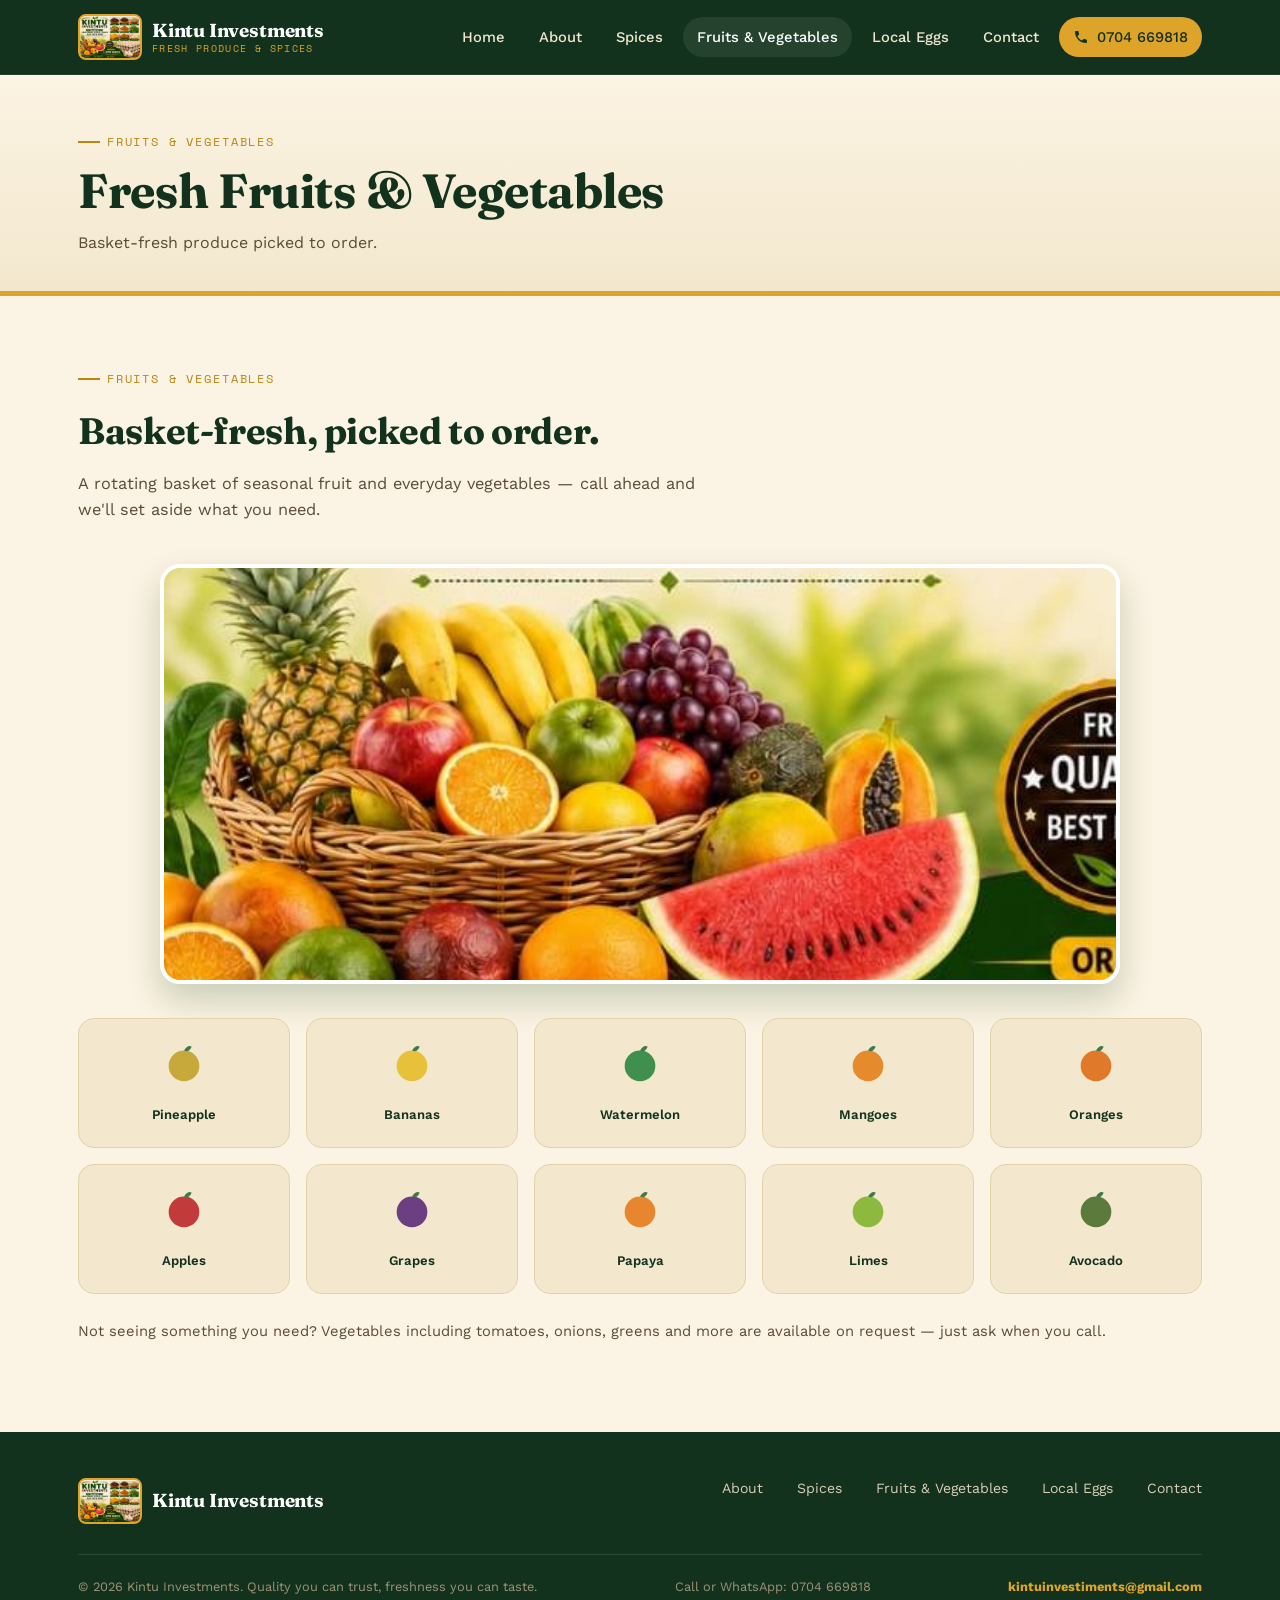
<file: produce.html>
<!DOCTYPE html>
<html lang="en">
<head>
<meta charset="UTF-8">
<meta name="viewport" content="width=device-width, initial-scale=1.0">
<title>Fruits & Vegetables — Kintu Investments</title>
<meta name="description" content="Kintu Investments — dealers in vegetables, spices, fruits and local eggs. Quality you can trust, freshness you can taste. Order now: 0704 669818.">
<link rel="preconnect" href="https://fonts.googleapis.com">
<link href="https://fonts.googleapis.com/css2?family=Fraunces:opsz,wght@9..144,400;9..144,500;9..144,600;9..144,700;9..144,900&family=Work+Sans:wght@400;500;600;700&family=Space+Mono:wght@400;700&display=swap" rel="stylesheet">
<link rel="stylesheet" href="theme.css">
<style>:root{
    --forest:#1E4A2C;
    --forest-deep:#12321D;
    --forest-light:#3E7A48;
    --gold:#DDA429;
    --gold-deep:#B9860F;
    --clay:#7A4A24;
    --cream:#FBF3E3;
    --paper:#F3E8CE;
    --paper-line:#E4D3A9;
    --ink:#2B2013;
    --ink-soft:#5A4B37;
    --max:1180px;
    --radius:18px;
  }
  *{box-sizing:border-box;}
  html{scroll-behavior:smooth;}
  body{
    margin:0;
    background:var(--cream);
    color:var(--ink);
    font-family:'Work Sans',sans-serif;
    line-height:1.55;
    -webkit-font-smoothing:antialiased;
  }
  h1,h2,h3,.display{
    font-family:'Fraunces',serif;
    font-weight:700;
    letter-spacing:-0.01em;
    color:var(--forest-deep);
    margin:0;
  }
  .mono{font-family:'Space Mono',monospace;}
  a{color:inherit;text-decoration:none;}
  img{max-width:100%;display:block;}
  .wrap{max-width:var(--max);margin:0 auto;padding:0 28px;}
  .eyebrow{
    font-family:'Space Mono',monospace;
    font-size:.72rem;
    letter-spacing:.16em;
    text-transform:uppercase;
    color:var(--gold-deep);
    display:flex;
    align-items:center;
    gap:.6em;
    margin-bottom:14px;
  }
  .eyebrow::before{content:"";width:22px;height:2px;background:var(--gold-deep);display:inline-block;}
  button{font-family:inherit;cursor:pointer;}
  :focus-visible{outline:3px solid var(--gold);outline-offset:3px;}

  /* ---------- header ---------- */
  header{
    position:sticky;top:0;z-index:100;
    background:var(--forest-deep);
    border-bottom:1px solid rgba(255,255,255,.08);
  }
  .nav-inner{
    display:flex;align-items:center;justify-content:space-between;
    padding:14px 28px;max-width:var(--max);margin:0 auto;
  }
  .brand{display:flex;align-items:center;gap:10px;}
  .brand-mark{width:34px;height:34px;flex:none;}
  .brand-text{font-family:'Fraunces',serif;font-weight:700;color:#fff;font-size:1.18rem;line-height:1.05;letter-spacing:-.01em;}
  .brand-text span{display:block;font-family:'Space Mono',monospace;font-weight:400;font-size:.6rem;letter-spacing:.14em;color:var(--gold);text-transform:uppercase;margin-top:2px;}
  nav.primary{display:flex;gap:6px;align-items:center;}
  nav.primary a{
    color:#EFE7D2;font-size:.92rem;font-weight:500;padding:9px 14px;border-radius:100px;
    position:relative;transition:background .2s ease,color .2s ease;
  }
  nav.primary a:hover,nav.primary a.active{background:rgba(255,255,255,.08);color:#fff;}
  .nav-cta{
    display:inline-flex;align-items:center;gap:8px;
    background:var(--gold);color:var(--forest-deep)!important;
    padding:10px 18px;border-radius:100px;font-weight:700;font-size:.88rem;
    transition:transform .15s ease, background .2s ease;
    white-space:nowrap;
  }
  .nav-cta:hover{background:#fff;transform:translateY(-1px);}
  .burger{display:none;background:none;border:0;width:40px;height:40px;position:relative;}
  .burger span{position:absolute;left:9px;right:9px;height:2px;background:#EFE7D2;transition:.25s;}
  .burger span:nth-child(1){top:14px;}
  .burger span:nth-child(2){top:20px;}
  .burger span:nth-child(3){top:26px;}
  .burger.open span:nth-child(1){transform:translateY(6px) rotate(45deg);}
  .burger.open span:nth-child(2){opacity:0;}
  .burger.open span:nth-child(3){transform:translateY(-6px) rotate(-45deg);}

  /* ---------- hero ---------- */
  .hero{
    position:relative;overflow:hidden;
    background:
      radial-gradient(ellipse at 85% -10%, rgba(221,164,41,.18), transparent 55%),
      linear-gradient(180deg, var(--cream), var(--cream) 85%, var(--paper));
    padding:76px 0 60px;
  }
  .hero-grid{display:grid;grid-template-columns:1.05fr .95fr;gap:56px;align-items:center;}
  .hero h1{font-size:clamp(2.3rem,4.6vw,3.4rem);line-height:1.06;}
  .hero h1 em{font-style:normal;color:var(--gold-deep);border-bottom:4px solid var(--gold);}
  .hero p.lead{font-size:1.08rem;color:var(--ink-soft);max-width:46ch;margin:20px 0 30px;}
  .cta-row{display:flex;gap:14px;flex-wrap:wrap;margin-bottom:26px;}
  .btn{
    display:inline-flex;align-items:center;gap:10px;padding:15px 24px;border-radius:100px;
    font-weight:700;font-size:.98rem;border:2px solid transparent;transition:transform .15s ease,box-shadow .2s ease;
  }
  .btn:active{transform:scale(.97);}
  .btn-primary{background:var(--forest);color:#fff;box-shadow:0 8px 20px -8px rgba(30,74,44,.6);}
  .btn-primary:hover{background:var(--forest-deep);box-shadow:0 10px 24px -8px rgba(30,74,44,.75);}
  .btn-ghost{border-color:var(--forest);color:var(--forest);}
  .btn-ghost:hover{background:var(--forest);color:#fff;}
  .btn svg{width:18px;height:18px;flex:none;}
  .trust-inline{display:flex;gap:22px;flex-wrap:wrap;font-size:.85rem;color:var(--ink-soft);}
  .trust-inline b{color:var(--forest-deep);}

  .hero-art{position:relative;}
  .bowl-grid{
    display:grid;grid-template-columns:repeat(3,1fr);gap:14px;
  }
  .bowl-card{
    background:var(--paper);border:1px solid var(--paper-line);border-radius:16px;
    padding:14px 10px 12px;text-align:center;transition:transform .25s ease, box-shadow .25s ease;
  }
  .bowl-card:hover{transform:translateY(-4px);box-shadow:0 14px 26px -14px rgba(43,32,19,.35);}
  .bowl-icon{width:64px;height:64px;margin:0 auto 8px;border-radius:50%;position:relative;box-shadow:inset 0 -6px 10px rgba(0,0,0,.18), 0 3px 0 rgba(255,255,255,.5);}
  .bowl-card .lbl{font-size:.72rem;font-weight:600;color:var(--forest-deep);}

  .stamp{
    position:absolute;left:-18px;bottom:-30px;width:150px;height:150px;
    border-radius:50%;background:var(--forest-deep);color:var(--gold);
    display:flex;align-items:center;justify-content:center;text-align:center;
    box-shadow:0 16px 30px -12px rgba(18,50,29,.55);
    animation:spin 26s linear infinite;
    border:2px dashed rgba(221,164,41,.55);
  }
  .stamp-inner{font-family:'Space Mono',monospace;font-size:.62rem;letter-spacing:.1em;line-height:1.9;text-transform:uppercase;}
  .stamp-inner b{display:block;font-family:'Fraunces',serif;font-size:1rem;letter-spacing:0;color:#fff;}
  @keyframes spin{from{transform:rotate(0)}to{transform:rotate(360deg)}}
  @media (prefers-reduced-motion:reduce){.stamp{animation:none;}}

  /* ---------- section shell ---------- */
  section{padding:74px 0;scroll-margin-top:78px;}
  .section-head{max-width:640px;margin-bottom:42px;}
  .section-head h2{font-size:clamp(1.7rem,3vw,2.3rem);}
  .section-head p{color:var(--ink-soft);margin-top:12px;font-size:1.02rem;}
  .alt{background:var(--paper);}

  /* ---------- about ---------- */
  .about-grid{display:grid;grid-template-columns:1.1fr .9fr;gap:50px;align-items:start;}
  .about-grid p{color:var(--ink-soft);font-size:1.02rem;max-width:52ch;}
  .badges{display:grid;grid-template-columns:1fr 1fr;gap:16px;}
  .badge{background:var(--cream);border:1px solid var(--paper-line);border-radius:14px;padding:20px;}
  .badge .ic{width:34px;height:34px;margin-bottom:10px;color:var(--gold-deep);}
  .badge h3{font-size:.98rem;color:var(--forest-deep);margin-bottom:4px;}
  .badge p{margin:0;font-size:.84rem;color:var(--ink-soft);}

  /* ---------- spice counter ---------- */
  .spice-tabs{display:flex;flex-wrap:wrap;gap:10px;margin-bottom:34px;}
  .spice-tab{
    background:var(--cream);border:1px solid var(--paper-line);color:var(--ink-soft);
    padding:10px 16px;border-radius:100px;font-size:.86rem;font-weight:600;
    display:flex;align-items:center;gap:9px;transition:.2s ease;
  }
  .spice-tab .dot{width:14px;height:14px;border-radius:50%;flex:none;}
  .spice-tab:hover{border-color:var(--forest-light);color:var(--forest-deep);}
  .spice-tab[aria-selected="true"]{background:var(--forest);border-color:var(--forest);color:#fff;}
  .spice-panel{
    display:grid;grid-template-columns:.7fr 1.3fr;gap:44px;align-items:center;
    background:var(--cream);border:1px solid var(--paper-line);border-radius:22px;padding:38px;
  }
  .spice-panel .big-icon{width:180px;height:180px;border-radius:50%;margin:0 auto;box-shadow:inset 0 -10px 18px rgba(0,0,0,.2), 0 6px 0 rgba(255,255,255,.45);}
  .spice-panel h3{font-size:1.7rem;margin-bottom:6px;}
  .spice-panel .tagline{color:var(--gold-deep);font-family:'Space Mono',monospace;font-size:.76rem;letter-spacing:.08em;text-transform:uppercase;margin-bottom:16px;}
  .spice-panel .desc{color:var(--ink-soft);margin-bottom:20px;max-width:56ch;}
  .uses{list-style:none;margin:0;padding:0;display:grid;gap:11px;}
  .uses li{display:flex;gap:12px;font-size:.96rem;color:var(--ink);}
  .uses .num{flex:none;width:26px;height:26px;border-radius:50%;background:var(--forest);color:#fff;font-family:'Space Mono',monospace;font-size:.7rem;display:flex;align-items:center;justify-content:center;font-weight:700;}
  @media (max-width:720px){.spice-panel{grid-template-columns:1fr;text-align:center;}.uses li{text-align:left;}}

  /* ---------- produce ---------- */
  .produce-grid{display:grid;grid-template-columns:repeat(5,1fr);gap:16px;}
  .produce-card{
    background:var(--paper);border:1px solid var(--paper-line);border-radius:16px;
    padding:22px 12px;text-align:center;transition:transform .2s ease;
  }
  .produce-card:hover{transform:translateY(-4px);}
  .produce-card .ic{width:46px;height:46px;margin:0 auto 10px;}
  .produce-card .lbl{font-size:.82rem;font-weight:600;color:var(--forest-deep);}
  .produce-note{margin-top:26px;font-size:.92rem;color:var(--ink-soft);}

  /* ---------- eggs ---------- */
  .eggs-wrap{display:grid;grid-template-columns:.9fr 1.1fr;gap:52px;align-items:center;}
  .egg-carton{display:grid;grid-template-columns:repeat(5,1fr);gap:10px;background:var(--clay);padding:20px;border-radius:18px;}
  .egg{width:100%;aspect-ratio:3/3.6;background:radial-gradient(circle at 35% 30%, #FFF3DD, #EAD6A9 65%, #D8BE8B);border-radius:50% 50% 48% 48%/58% 58% 42% 42%;box-shadow:inset -4px -4px 8px rgba(0,0,0,.12);}
  .eggs-copy h2{margin-bottom:14px;}
  .eggs-copy p{color:var(--ink-soft);max-width:50ch;}
  .egg-points{list-style:none;padding:0;margin:22px 0 28px;display:grid;gap:12px;}
  .egg-points li{display:flex;gap:10px;font-size:.96rem;}
  .egg-points svg{width:20px;height:20px;flex:none;color:var(--forest);margin-top:2px;}

  /* ---------- contact ---------- */
  .contact-grid{display:grid;grid-template-columns:1fr 1fr;gap:22px;}
  .contact-card{
    background:var(--forest-deep);color:#F3EEDD;border-radius:20px;padding:32px;
    display:flex;flex-direction:column;gap:14px;
  }
  .contact-card.gold{background:var(--gold);color:var(--forest-deep);}
  .contact-card .ic{width:38px;height:38px;}
  .contact-card h3{color:inherit;font-size:1.25rem;}
  .contact-card p{margin:0;opacity:.85;font-size:.92rem;}
  .contact-card .num{font-family:'Space Mono',monospace;font-size:1.5rem;font-weight:700;letter-spacing:.02em;}
  .contact-card .go{
    align-self:flex-start;margin-top:auto;padding:11px 20px;border-radius:100px;font-weight:700;font-size:.88rem;
    background:rgba(255,255,255,.12);
  }
  .contact-card.gold .go{background:rgba(18,50,29,.14);}
  .contact-card .go:hover{background:rgba(255,255,255,.22);}
  .contact-card.gold .go:hover{background:rgba(18,50,29,.24);}
  .contact-meta{margin-top:30px;color:var(--ink-soft);font-size:.92rem;text-align:center;}

  /* ---------- footer ---------- */
  footer{background:var(--forest-deep);color:#D9CFB6;padding:46px 0 26px;}
  .footer-top{display:flex;justify-content:space-between;flex-wrap:wrap;gap:26px;padding-bottom:30px;border-bottom:1px solid rgba(255,255,255,.12);}
  .footer-brand .brand-text{color:#fff;}
  .footer-links{display:flex;gap:34px;flex-wrap:wrap;}
  .footer-links a{font-size:.88rem;color:#D9CFB6;}
  .footer-links a:hover{color:var(--gold);}
  .footer-bottom{display:flex;justify-content:space-between;flex-wrap:wrap;gap:10px;padding-top:22px;font-size:.8rem;color:#9E9376;}

  /* ---------- responsive ---------- */
  @media (max-width:980px){
    .hero-grid{grid-template-columns:1fr;}
    .hero-art{order:-1;max-width:420px;margin:0 auto;}
    .about-grid{grid-template-columns:1fr;}
    .produce-grid{grid-template-columns:repeat(3,1fr);}
    .eggs-wrap{grid-template-columns:1fr;}
    .contact-grid{grid-template-columns:1fr;}
  }
  @media (max-width:800px){
    nav.primary{
      position:fixed;top:66px;left:0;right:0;bottom:0;
      background:var(--forest-deep);flex-direction:column;align-items:stretch;
      padding:18px 24px;gap:4px;transform:translateY(-8px);opacity:0;pointer-events:none;
      transition:opacity .2s ease, transform .2s ease;overflow-y:auto;
    }
    nav.primary.open{opacity:1;transform:translateY(0);pointer-events:auto;}
    nav.primary a{padding:14px 10px;border-bottom:1px solid rgba(255,255,255,.08);border-radius:0;}
    .nav-cta{margin-top:10px;justify-content:center;}
    .burger{display:block;}
    .spice-panel{padding:26px;}
  }
  @media (max-width:620px){
    .produce-grid{grid-template-columns:repeat(2,1fr);}
    .bowl-grid{grid-template-columns:repeat(3,1fr);}
    .stamp{width:120px;height:120px;left:-8px;bottom:-20px;}
  }
/* ---------- multi-page additions ---------- */
.page-hero{padding:58px 0 36px;background:linear-gradient(180deg,var(--cream),var(--paper));}
.page-hero h1{font-size:clamp(2rem,4vw,3rem);line-height:1.08;}
.page-hero p{max-width:62ch;color:var(--ink-soft);margin:14px 0 0;font-size:1rem;}
.page-actions{display:flex;gap:12px;flex-wrap:wrap;margin-top:24px;}
</style>
</head>
<body data-page="produce">
<header>
  <div class="nav-inner">
    <a href="index.html" class="brand">
      <img class="brand-logo" src="logo.jpeg" alt="Kintu Investments logo">
      <span class="brand-text">Kintu Investments<span>Fresh Produce &amp; Spices</span></span>
    </a>
    <nav class="primary" id="primaryNav">
      <a href="index.html" data-page="home">Home</a>
      <a href="about.html" data-page="about">About</a>
      <a href="spices.html" data-page="spices">Spices</a>
      <a href="produce.html" data-page="produce">Fruits &amp; Vegetables</a>
      <a href="eggs.html" data-page="eggs">Local Eggs</a>
      <a href="contact.html" data-page="contact">Contact</a>
      <a class="nav-cta" href="tel:+256704669818">
        <svg viewBox="0 0 24 24" width="16" height="16" fill="currentColor"><path d="M6.6 10.8c1.4 2.8 3.8 5.1 6.6 6.6l2.2-2.2c.3-.3.7-.4 1-.2 1.1.4 2.3.6 3.5.6.6 0 1 .4 1 1V20c0 .6-.4 1-1 1C10.6 21 3 13.4 3 4c0-.6.4-1 1-1h3.5c.6 0 1 .4 1 1 0 1.2.2 2.4.6 3.5.1.4 0 .8-.3 1L6.6 10.8Z"/></svg>
        0704 669818
      </a>
    </nav>
    <button class="burger" id="burger" aria-label="Toggle menu" aria-expanded="false" aria-controls="primaryNav">
      <span></span><span></span><span></span>
    </button>
  </div>
</header>
<section class="page-hero"><div class="wrap"><div class="eyebrow">Fruits &amp; Vegetables</div><h1>Fresh Fruits &amp; Vegetables</h1><p>Basket-fresh produce picked to order.</p></div></section><section id="produce">
  <div class="wrap">
    <div class="section-head">
      <div class="eyebrow">Fruits &amp; Vegetables</div>
      <h2>Basket-fresh, picked to order.</h2>
      <p>A rotating basket of seasonal fruit and everyday vegetables — call ahead and we'll set aside what you need.</p>
    </div>
    <div class="produce-showcase"><img class="responsive-product-image" src="assets/fresh-produce.jpg" alt="Fresh fruits and vegetables supplied by Kintu Investments" width="620" height="390"></div>
    <div class="produce-grid" id="produceGrid"></div>
    <p class="produce-note">Not seeing something you need? Vegetables including tomatoes, onions, greens and more are available on request — just ask when you call.</p>
  </div>
</section>
<footer>
  <div class="wrap">
    <div class="footer-top">
      <a href="index.html" class="brand footer-brand">
        <img class="brand-logo" src="logo.jpeg" alt="Kintu Investments logo">
        <span class="brand-text">Kintu Investments</span>
      </a>
      <nav class="footer-links">
        <a href="about.html">About</a>
        <a href="spices.html">Spices</a>
        <a href="produce.html">Fruits &amp; Vegetables</a>
        <a href="eggs.html">Local Eggs</a>
        <a href="contact.html">Contact</a>
      </nav>
    </div>
    <div class="footer-bottom">
      <span>© 2026 Kintu Investments. Quality you can trust, freshness you can taste.</span>
      <span>Call or WhatsApp: 0704 669818</span>
      <a class="email-link" href="mailto:kintuinvestiments@gmail.com">kintuinvestiments@gmail.com</a>
    </div>
  </div>
</footer>
<script>// Mobile navigation
const burger = document.getElementById('burger');
const primaryNav = document.getElementById('primaryNav');

if (burger && primaryNav) {
  burger.addEventListener('click', () => {
    const open = primaryNav.classList.toggle('open');
    burger.classList.toggle('open', open);
    burger.setAttribute('aria-expanded', String(open));
  });

  primaryNav.querySelectorAll('a').forEach(a => {
    a.addEventListener('click', () => {
      primaryNav.classList.remove('open');
      burger.classList.remove('open');
      burger.setAttribute('aria-expanded', 'false');
    });
  });
}

// Highlight the current page.
const currentPage = document.body.dataset.page;
document.querySelectorAll('nav.primary a[data-page]').forEach(link => {
  if (link.dataset.page === currentPage) link.classList.add('active');
});

// Spice data — 9 spices, each with 3 uses
const spices = [
  { name:'Cloves', tagline:'Whole aromatic bud', color:'radial-gradient(circle at 35% 30%,#6B4A2E,#3B2413 70%)', desc:'Dried, unopened flower buds with a warm, sweet-sharp bite — sold whole for slow-cooked dishes and hot drinks.', uses:['Adds depth to pilau, meat stews and rice dishes','Brewed into spiced tea and mulled drinks','Used traditionally to ease toothache and digestion'] },
  { name:'Black Pepper', tagline:'All-purpose heat', color:'radial-gradient(circle at 35% 30%,#3B3025,#17110B 70%)', desc:'The everyday seasoning spice — sharp, peppery heat that builds flavour in almost any savoury dish.', uses:['General seasoning for meat, fish and vegetables','Base for pepper sauces and marinades','Stirred into soups and stews to round out flavour'] },
  { name:'White Pepper', tagline:'Milder, cleaner heat', color:'radial-gradient(circle at 35% 30%,#E9DBB6,#C7AE79 70%)', desc:'Black pepper with the outer husk removed — a gentler, earthier heat that disappears visually into pale dishes.', uses:['Seasoning cream soups and light sauces without dark specks','Common in broths, dressings and marinades','Milder alternative for dishes like mashed potato'] },
  { name:'Cardamom', tagline:'Sweet, floral pods', color:'radial-gradient(circle at 35% 30%,#A9C77E,#6E8B44 70%)', desc:'Green pods holding fragrant seeds — one of the most versatile spices, equally at home in savoury and sweet cooking.', uses:['Essential in spiced chai and hot beverages','Used in cakes, cookies and sweet baking','Flavours pilau, biryani and other rice dishes'] },
  { name:'Chicken Masala', tagline:'Ready-mixed blend', color:'radial-gradient(circle at 35% 30%,#C24A1E,#7C2A0C 70%)', desc:'A pre-balanced blend built specifically for poultry, taking the guesswork out of seasoning chicken dishes.', uses:['Seasoning chicken stews, curries and soups','Rubbed onto chicken before grilling or roasting','Stirred into sauces for a quick flavour base'] },
  { name:'Moringa', tagline:'Nutrient-dense leaf', color:'radial-gradient(circle at 35% 30%,#7FA858,#4C6E33 70%)', desc:'Dried leaves from the moringa tree, valued for their earthy flavour and place in everyday nutrition.', uses:['Brewed as a herbal tea','Stirred into sauces and leafy greens dishes','Mixed into porridge or smoothies'] },
  { name:'Turmeric Powder', tagline:'Golden ground root', color:'radial-gradient(circle at 35% 30%,#E27A2E,#A8481B 70%)', desc:'Bright gold, earthy and slightly bitter — the colour and backbone of many rice and stew dishes.', uses:['Colours and flavours rice, soups and stews','Foundation ingredient in curry powder blends','Traditionally stirred into warm milk or tea'] },
  { name:'Curry Powder', tagline:'Blended spice mix', color:'radial-gradient(circle at 35% 30%,#B87A2E,#6F430F 70%)', desc:'A balanced house blend of ground spices for quick, consistent flavour in everyday cooking.', uses:['Seasoning curries, stews and sauces','Flavouring vegetables, beans and lentils','Marinating meat and fish before cooking'] },
  { name:'Garlic Powder', tagline:'Dried, ground garlic', color:'radial-gradient(circle at 35% 30%,#F1DDA0,#D9B064 70%)', desc:'Concentrated garlic flavour in dry form — convenient for rubs, marinades and dishes needing an even coating.', uses:['Seasoning meat, vegetables and sauces','Key ingredient in dry rubs and marinades','Adds base flavour to soups and dressings'] }
];

const tabsEl = document.getElementById('spiceTabs');
const panelEl = document.getElementById('spicePanel');

if (tabsEl && panelEl) {
  function renderPanel(i){
    const s = spices[i];
    panelEl.innerHTML = `
      <div class="big-icon" style="background:${s.color}"></div>
      <div>
        <div class="tagline">${s.tagline}</div>
        <h3>${s.name}</h3>
        <p class="desc">${s.desc}</p>
        <ul class="uses">
          ${s.uses.map((u,idx)=>`<li><span class="num">${idx+1}</span><span>${u}</span></li>`).join('')}
        </ul>
      </div>`;
  }

  spices.forEach((s,i) => {
    const tab = document.createElement('button');
    tab.className = 'spice-tab';
    tab.setAttribute('role','tab');
    tab.setAttribute('aria-selected', i===0 ? 'true' : 'false');
    tab.innerHTML = `<span class="dot" style="background:${s.color}"></span>${s.name}`;
    tab.addEventListener('click', () => {
      tabsEl.querySelectorAll('.spice-tab').forEach(t => t.setAttribute('aria-selected','false'));
      tab.setAttribute('aria-selected','true');
      renderPanel(i);
    });
    tabsEl.appendChild(tab);
  });
  renderPanel(0);
}

// Produce grid
const produce = [
  { name:'Pineapple', color:'#C7A93B' }, { name:'Bananas', color:'#E8C13A' },
  { name:'Watermelon', color:'#3F8F4E' }, { name:'Mangoes', color:'#E68A2E' },
  { name:'Oranges', color:'#E07A2A' }, { name:'Apples', color:'#C23B3B' },
  { name:'Grapes', color:'#6B3F82' }, { name:'Papaya', color:'#E8862F' },
  { name:'Limes', color:'#8CB93E' }, { name:'Avocado', color:'#5C7A3B' }
];

const grid = document.getElementById('produceGrid');
if (grid) {
  produce.forEach(p => {
    const card = document.createElement('div');
    card.className = 'produce-card';
    card.innerHTML = `
      <svg class="ic" viewBox="0 0 24 24"><circle cx="12" cy="13" r="8" fill="${p.color}"/><path d="M12 5c1-2 3-3 4-2-1 2-2 3-4 2Z" fill="#3E7A48"/></svg>
      <div class="lbl">${p.name}</div>`;
    grid.appendChild(card);
  });
}
</script>
</body>
</html>
</file>
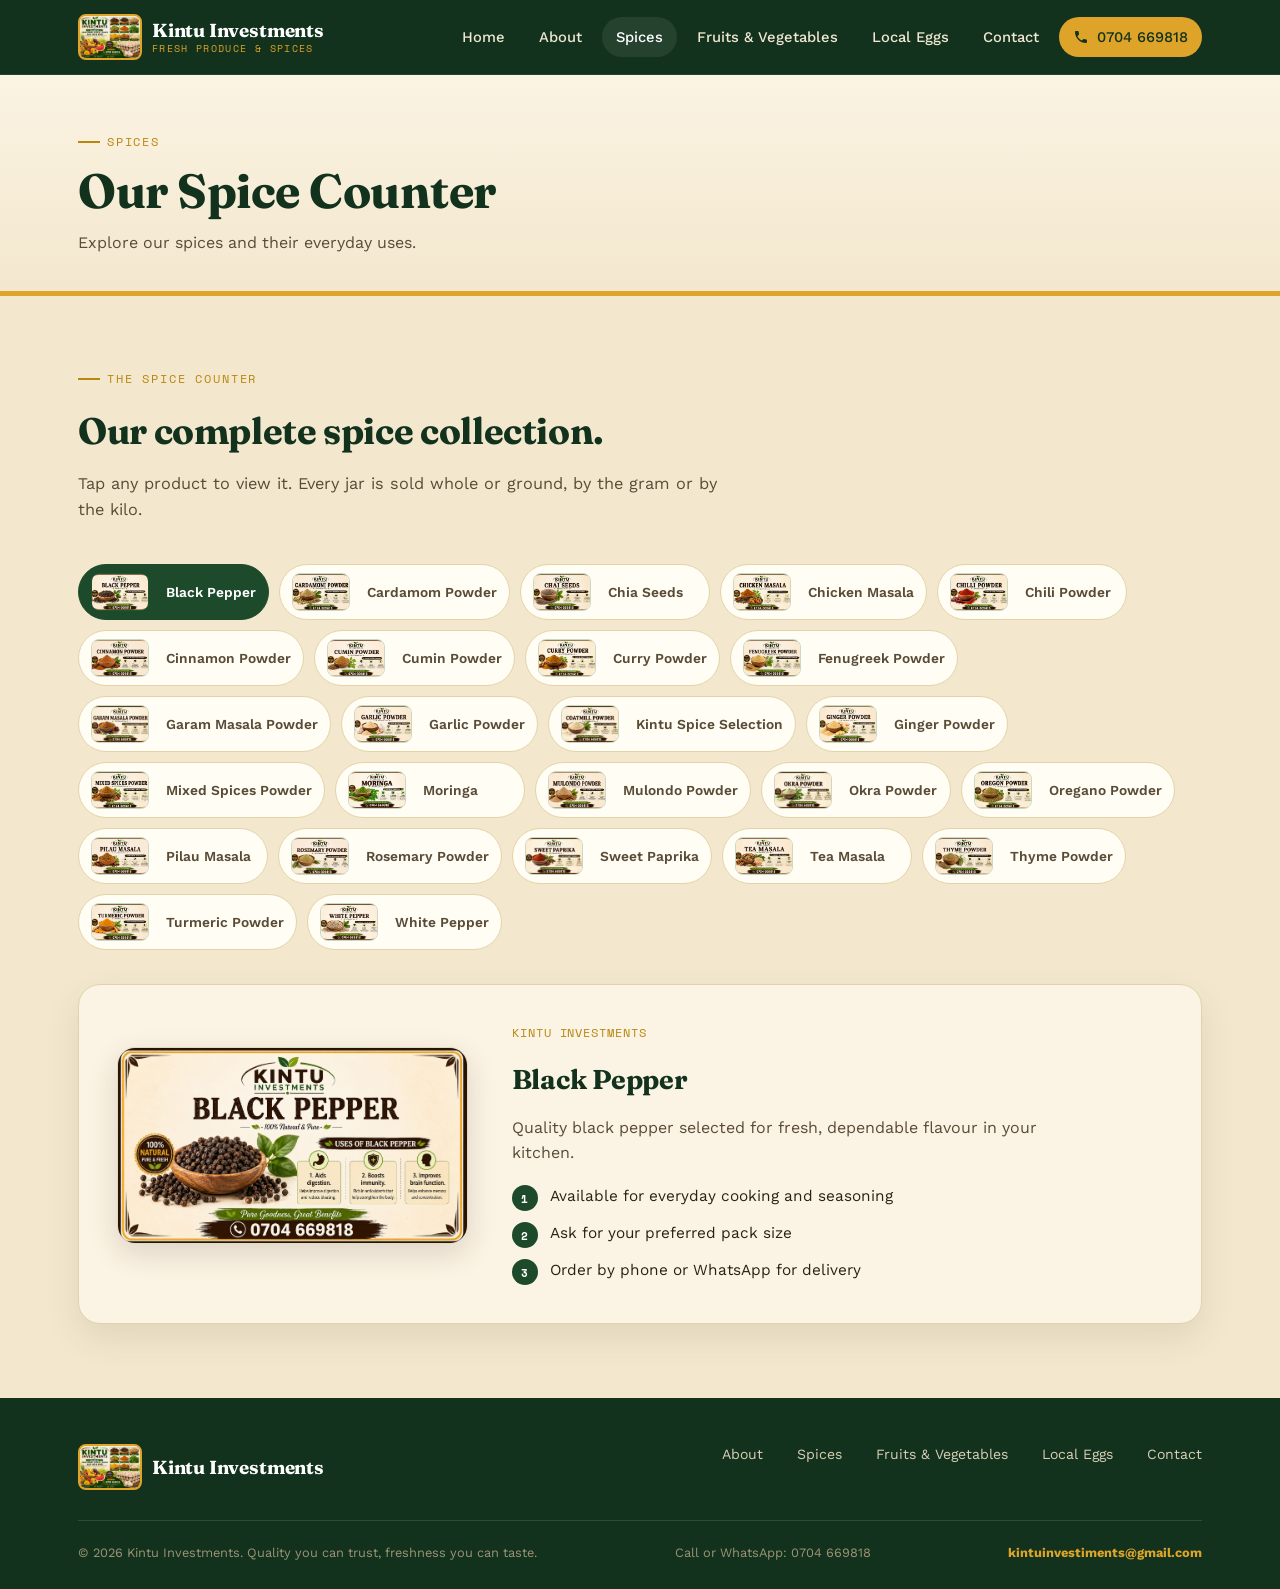
<file: spices.html>
<!DOCTYPE html>
<html lang="en">
<head>
<meta charset="UTF-8">
<meta name="viewport" content="width=device-width, initial-scale=1.0">
<title>Spices — Kintu Investments</title>
<meta name="description" content="Kintu Investments — dealers in vegetables, spices, fruits and local eggs. Quality you can trust, freshness you can taste. Order now: 0704 669818.">
<link rel="preconnect" href="https://fonts.googleapis.com">
<link href="https://fonts.googleapis.com/css2?family=Fraunces:opsz,wght@9..144,400;9..144,500;9..144,600;9..144,700;9..144,900&family=Work+Sans:wght@400;500;600;700&family=Space+Mono:wght@400;700&display=swap" rel="stylesheet">
<link rel="stylesheet" href="theme.css">
<style>:root{
    --forest:#1E4A2C;
    --forest-deep:#12321D;
    --forest-light:#3E7A48;
    --gold:#DDA429;
    --gold-deep:#B9860F;
    --clay:#7A4A24;
    --cream:#FBF3E3;
    --paper:#F3E8CE;
    --paper-line:#E4D3A9;
    --ink:#2B2013;
    --ink-soft:#5A4B37;
    --max:1180px;
    --radius:18px;
  }
  *{box-sizing:border-box;}
  html{scroll-behavior:smooth;}
  body{
    margin:0;
    background:var(--cream);
    color:var(--ink);
    font-family:'Work Sans',sans-serif;
    line-height:1.55;
    -webkit-font-smoothing:antialiased;
  }
  h1,h2,h3,.display{
    font-family:'Fraunces',serif;
    font-weight:700;
    letter-spacing:-0.01em;
    color:var(--forest-deep);
    margin:0;
  }
  .mono{font-family:'Space Mono',monospace;}
  a{color:inherit;text-decoration:none;}
  img{max-width:100%;display:block;}
  .wrap{max-width:var(--max);margin:0 auto;padding:0 28px;}
  .eyebrow{
    font-family:'Space Mono',monospace;
    font-size:.72rem;
    letter-spacing:.16em;
    text-transform:uppercase;
    color:var(--gold-deep);
    display:flex;
    align-items:center;
    gap:.6em;
    margin-bottom:14px;
  }
  .eyebrow::before{content:"";width:22px;height:2px;background:var(--gold-deep);display:inline-block;}
  button{font-family:inherit;cursor:pointer;}
  :focus-visible{outline:3px solid var(--gold);outline-offset:3px;}

  /* ---------- header ---------- */
  header{
    position:sticky;top:0;z-index:100;
    background:var(--forest-deep);
    border-bottom:1px solid rgba(255,255,255,.08);
  }
  .nav-inner{
    display:flex;align-items:center;justify-content:space-between;
    padding:14px 28px;max-width:var(--max);margin:0 auto;
  }
  .brand{display:flex;align-items:center;gap:10px;}
  .brand-mark{width:34px;height:34px;flex:none;}
  .brand-text{font-family:'Fraunces',serif;font-weight:700;color:#fff;font-size:1.18rem;line-height:1.05;letter-spacing:-.01em;}
  .brand-text span{display:block;font-family:'Space Mono',monospace;font-weight:400;font-size:.6rem;letter-spacing:.14em;color:var(--gold);text-transform:uppercase;margin-top:2px;}
  nav.primary{display:flex;gap:6px;align-items:center;}
  nav.primary a{
    color:#EFE7D2;font-size:.92rem;font-weight:500;padding:9px 14px;border-radius:100px;
    position:relative;transition:background .2s ease,color .2s ease;
  }
  nav.primary a:hover,nav.primary a.active{background:rgba(255,255,255,.08);color:#fff;}
  .nav-cta{
    display:inline-flex;align-items:center;gap:8px;
    background:var(--gold);color:var(--forest-deep)!important;
    padding:10px 18px;border-radius:100px;font-weight:700;font-size:.88rem;
    transition:transform .15s ease, background .2s ease;
    white-space:nowrap;
  }
  .nav-cta:hover{background:#fff;transform:translateY(-1px);}
  .burger{display:none;background:none;border:0;width:40px;height:40px;position:relative;}
  .burger span{position:absolute;left:9px;right:9px;height:2px;background:#EFE7D2;transition:.25s;}
  .burger span:nth-child(1){top:14px;}
  .burger span:nth-child(2){top:20px;}
  .burger span:nth-child(3){top:26px;}
  .burger.open span:nth-child(1){transform:translateY(6px) rotate(45deg);}
  .burger.open span:nth-child(2){opacity:0;}
  .burger.open span:nth-child(3){transform:translateY(-6px) rotate(-45deg);}

  /* ---------- hero ---------- */
  .hero{
    position:relative;overflow:hidden;
    background:
      radial-gradient(ellipse at 85% -10%, rgba(221,164,41,.18), transparent 55%),
      linear-gradient(180deg, var(--cream), var(--cream) 85%, var(--paper));
    padding:76px 0 60px;
  }
  .hero-grid{display:grid;grid-template-columns:1.05fr .95fr;gap:56px;align-items:center;}
  .hero h1{font-size:clamp(2.3rem,4.6vw,3.4rem);line-height:1.06;}
  .hero h1 em{font-style:normal;color:var(--gold-deep);border-bottom:4px solid var(--gold);}
  .hero p.lead{font-size:1.08rem;color:var(--ink-soft);max-width:46ch;margin:20px 0 30px;}
  .cta-row{display:flex;gap:14px;flex-wrap:wrap;margin-bottom:26px;}
  .btn{
    display:inline-flex;align-items:center;gap:10px;padding:15px 24px;border-radius:100px;
    font-weight:700;font-size:.98rem;border:2px solid transparent;transition:transform .15s ease,box-shadow .2s ease;
  }
  .btn:active{transform:scale(.97);}
  .btn-primary{background:var(--forest);color:#fff;box-shadow:0 8px 20px -8px rgba(30,74,44,.6);}
  .btn-primary:hover{background:var(--forest-deep);box-shadow:0 10px 24px -8px rgba(30,74,44,.75);}
  .btn-ghost{border-color:var(--forest);color:var(--forest);}
  .btn-ghost:hover{background:var(--forest);color:#fff;}
  .btn svg{width:18px;height:18px;flex:none;}
  .trust-inline{display:flex;gap:22px;flex-wrap:wrap;font-size:.85rem;color:var(--ink-soft);}
  .trust-inline b{color:var(--forest-deep);}

  .hero-art{position:relative;}
  .bowl-grid{
    display:grid;grid-template-columns:repeat(3,1fr);gap:14px;
  }
  .bowl-card{
    background:var(--paper);border:1px solid var(--paper-line);border-radius:16px;
    padding:14px 10px 12px;text-align:center;transition:transform .25s ease, box-shadow .25s ease;
  }
  .bowl-card:hover{transform:translateY(-4px);box-shadow:0 14px 26px -14px rgba(43,32,19,.35);}
  .bowl-icon{width:64px;height:64px;margin:0 auto 8px;border-radius:50%;position:relative;box-shadow:inset 0 -6px 10px rgba(0,0,0,.18), 0 3px 0 rgba(255,255,255,.5);}
  .bowl-card .lbl{font-size:.72rem;font-weight:600;color:var(--forest-deep);}

  .stamp{
    position:absolute;left:-18px;bottom:-30px;width:150px;height:150px;
    border-radius:50%;background:var(--forest-deep);color:var(--gold);
    display:flex;align-items:center;justify-content:center;text-align:center;
    box-shadow:0 16px 30px -12px rgba(18,50,29,.55);
    animation:spin 26s linear infinite;
    border:2px dashed rgba(221,164,41,.55);
  }
  .stamp-inner{font-family:'Space Mono',monospace;font-size:.62rem;letter-spacing:.1em;line-height:1.9;text-transform:uppercase;}
  .stamp-inner b{display:block;font-family:'Fraunces',serif;font-size:1rem;letter-spacing:0;color:#fff;}
  @keyframes spin{from{transform:rotate(0)}to{transform:rotate(360deg)}}
  @media (prefers-reduced-motion:reduce){.stamp{animation:none;}}

  /* ---------- section shell ---------- */
  section{padding:74px 0;scroll-margin-top:78px;}
  .section-head{max-width:640px;margin-bottom:42px;}
  .section-head h2{font-size:clamp(1.7rem,3vw,2.3rem);}
  .section-head p{color:var(--ink-soft);margin-top:12px;font-size:1.02rem;}
  .alt{background:var(--paper);}

  /* ---------- about ---------- */
  .about-grid{display:grid;grid-template-columns:1.1fr .9fr;gap:50px;align-items:start;}
  .about-grid p{color:var(--ink-soft);font-size:1.02rem;max-width:52ch;}
  .badges{display:grid;grid-template-columns:1fr 1fr;gap:16px;}
  .badge{background:var(--cream);border:1px solid var(--paper-line);border-radius:14px;padding:20px;}
  .badge .ic{width:34px;height:34px;margin-bottom:10px;color:var(--gold-deep);}
  .badge h3{font-size:.98rem;color:var(--forest-deep);margin-bottom:4px;}
  .badge p{margin:0;font-size:.84rem;color:var(--ink-soft);}

  /* ---------- spice counter ---------- */
  .spice-tabs{display:flex;flex-wrap:wrap;gap:10px;margin-bottom:34px;}
  .spice-tab{
    background:var(--cream);border:1px solid var(--paper-line);color:var(--ink-soft);
    padding:10px 16px;border-radius:100px;font-size:.86rem;font-weight:600;
    display:flex;align-items:center;gap:9px;transition:.2s ease;
  }
  .spice-tab .dot{width:14px;height:14px;border-radius:50%;flex:none;}
  .spice-tab:hover{border-color:var(--forest-light);color:var(--forest-deep);}
  .spice-tab[aria-selected="true"]{background:var(--forest);border-color:var(--forest);color:#fff;}
  .spice-panel{
    display:grid;grid-template-columns:.7fr 1.3fr;gap:44px;align-items:center;
    background:var(--cream);border:1px solid var(--paper-line);border-radius:22px;padding:38px;
  }
  .spice-panel .big-icon{width:180px;height:180px;border-radius:50%;margin:0 auto;box-shadow:inset 0 -10px 18px rgba(0,0,0,.2), 0 6px 0 rgba(255,255,255,.45);}
  .spice-panel h3{font-size:1.7rem;margin-bottom:6px;}
  .spice-panel .tagline{color:var(--gold-deep);font-family:'Space Mono',monospace;font-size:.76rem;letter-spacing:.08em;text-transform:uppercase;margin-bottom:16px;}
  .spice-panel .desc{color:var(--ink-soft);margin-bottom:20px;max-width:56ch;}
  .uses{list-style:none;margin:0;padding:0;display:grid;gap:11px;}
  .uses li{display:flex;gap:12px;font-size:.96rem;color:var(--ink);}
  .uses .num{flex:none;width:26px;height:26px;border-radius:50%;background:var(--forest);color:#fff;font-family:'Space Mono',monospace;font-size:.7rem;display:flex;align-items:center;justify-content:center;font-weight:700;}
  @media (max-width:720px){.spice-panel{grid-template-columns:1fr;text-align:center;}.uses li{text-align:left;}}

  /* ---------- produce ---------- */
  .produce-grid{display:grid;grid-template-columns:repeat(5,1fr);gap:16px;}
  .produce-card{
    background:var(--paper);border:1px solid var(--paper-line);border-radius:16px;
    padding:22px 12px;text-align:center;transition:transform .2s ease;
  }
  .produce-card:hover{transform:translateY(-4px);}
  .produce-card .ic{width:46px;height:46px;margin:0 auto 10px;}
  .produce-card .lbl{font-size:.82rem;font-weight:600;color:var(--forest-deep);}
  .produce-note{margin-top:26px;font-size:.92rem;color:var(--ink-soft);}

  /* ---------- eggs ---------- */
  .eggs-wrap{display:grid;grid-template-columns:.9fr 1.1fr;gap:52px;align-items:center;}
  .egg-carton{display:grid;grid-template-columns:repeat(5,1fr);gap:10px;background:var(--clay);padding:20px;border-radius:18px;}
  .egg{width:100%;aspect-ratio:3/3.6;background:radial-gradient(circle at 35% 30%, #FFF3DD, #EAD6A9 65%, #D8BE8B);border-radius:50% 50% 48% 48%/58% 58% 42% 42%;box-shadow:inset -4px -4px 8px rgba(0,0,0,.12);}
  .eggs-copy h2{margin-bottom:14px;}
  .eggs-copy p{color:var(--ink-soft);max-width:50ch;}
  .egg-points{list-style:none;padding:0;margin:22px 0 28px;display:grid;gap:12px;}
  .egg-points li{display:flex;gap:10px;font-size:.96rem;}
  .egg-points svg{width:20px;height:20px;flex:none;color:var(--forest);margin-top:2px;}

  /* ---------- contact ---------- */
  .contact-grid{display:grid;grid-template-columns:1fr 1fr;gap:22px;}
  .contact-card{
    background:var(--forest-deep);color:#F3EEDD;border-radius:20px;padding:32px;
    display:flex;flex-direction:column;gap:14px;
  }
  .contact-card.gold{background:var(--gold);color:var(--forest-deep);}
  .contact-card .ic{width:38px;height:38px;}
  .contact-card h3{color:inherit;font-size:1.25rem;}
  .contact-card p{margin:0;opacity:.85;font-size:.92rem;}
  .contact-card .num{font-family:'Space Mono',monospace;font-size:1.5rem;font-weight:700;letter-spacing:.02em;}
  .contact-card .go{
    align-self:flex-start;margin-top:auto;padding:11px 20px;border-radius:100px;font-weight:700;font-size:.88rem;
    background:rgba(255,255,255,.12);
  }
  .contact-card.gold .go{background:rgba(18,50,29,.14);}
  .contact-card .go:hover{background:rgba(255,255,255,.22);}
  .contact-card.gold .go:hover{background:rgba(18,50,29,.24);}
  .contact-meta{margin-top:30px;color:var(--ink-soft);font-size:.92rem;text-align:center;}

  /* ---------- footer ---------- */
  footer{background:var(--forest-deep);color:#D9CFB6;padding:46px 0 26px;}
  .footer-top{display:flex;justify-content:space-between;flex-wrap:wrap;gap:26px;padding-bottom:30px;border-bottom:1px solid rgba(255,255,255,.12);}
  .footer-brand .brand-text{color:#fff;}
  .footer-links{display:flex;gap:34px;flex-wrap:wrap;}
  .footer-links a{font-size:.88rem;color:#D9CFB6;}
  .footer-links a:hover{color:var(--gold);}
  .footer-bottom{display:flex;justify-content:space-between;flex-wrap:wrap;gap:10px;padding-top:22px;font-size:.8rem;color:#9E9376;}

  /* ---------- responsive ---------- */
  @media (max-width:980px){
    .hero-grid{grid-template-columns:1fr;}
    .hero-art{order:-1;max-width:420px;margin:0 auto;}
    .about-grid{grid-template-columns:1fr;}
    .produce-grid{grid-template-columns:repeat(3,1fr);}
    .eggs-wrap{grid-template-columns:1fr;}
    .contact-grid{grid-template-columns:1fr;}
  }
  @media (max-width:800px){
    nav.primary{
      position:fixed;top:66px;left:0;right:0;bottom:0;
      background:var(--forest-deep);flex-direction:column;align-items:stretch;
      padding:18px 24px;gap:4px;transform:translateY(-8px);opacity:0;pointer-events:none;
      transition:opacity .2s ease, transform .2s ease;overflow-y:auto;
    }
    nav.primary.open{opacity:1;transform:translateY(0);pointer-events:auto;}
    nav.primary a{padding:14px 10px;border-bottom:1px solid rgba(255,255,255,.08);border-radius:0;}
    .nav-cta{margin-top:10px;justify-content:center;}
    .burger{display:block;}
    .spice-panel{padding:26px;}
  }
  @media (max-width:620px){
    .produce-grid{grid-template-columns:repeat(2,1fr);}
    .bowl-grid{grid-template-columns:repeat(3,1fr);}
    .stamp{width:120px;height:120px;left:-8px;bottom:-20px;}
  }
/* ---------- multi-page additions ---------- */
.page-hero{padding:58px 0 36px;background:linear-gradient(180deg,var(--cream),var(--paper));}
.page-hero h1{font-size:clamp(2rem,4vw,3rem);line-height:1.08;}
.page-hero p{max-width:62ch;color:var(--ink-soft);margin:14px 0 0;font-size:1rem;}
.page-actions{display:flex;gap:12px;flex-wrap:wrap;margin-top:24px;}

/* Spice product images */
.spice-tab{
  position:relative;
  overflow:hidden;
}
.spice-tab .spice-thumb{
  width:58px;
  height:38px;
  object-fit:cover;
  border-radius:8px;
  margin-right:8px;
  vertical-align:middle;
  border:1px solid rgba(44,107,59,.25);
}
.spice-tab.image-tab{
  min-width:190px;
  text-align:left;
  padding:8px 12px;
}
.spice-product-image{
  width:100%;
  max-width:650px;
  aspect-ratio:16/9;
  object-fit:cover;
  border-radius:18px;
  display:block;
  box-shadow:0 10px 30px rgba(47,31,18,.14);
  border:1px solid rgba(44,107,59,.16);
}
.spice-image-wrap{
  margin-bottom:18px;
}
@media(max-width:700px){
  .spice-tab.image-tab{min-width:150px;}
  .spice-tab .spice-thumb{width:48px;height:32px;}
}

</style>
</head>
<body data-page="spices">
<header>
  <div class="nav-inner">
    <a href="index.html" class="brand">
      <img class="brand-logo" src="logo.jpeg" alt="Kintu Investments logo">
      <span class="brand-text">Kintu Investments<span>Fresh Produce &amp; Spices</span></span>
    </a>
    <nav class="primary" id="primaryNav">
      <a href="index.html" data-page="home">Home</a>
      <a href="about.html" data-page="about">About</a>
      <a href="spices.html" data-page="spices">Spices</a>
      <a href="produce.html" data-page="produce">Fruits &amp; Vegetables</a>
      <a href="eggs.html" data-page="eggs">Local Eggs</a>
      <a href="contact.html" data-page="contact">Contact</a>
      <a class="nav-cta" href="tel:+256704669818">
        <svg viewBox="0 0 24 24" width="16" height="16" fill="currentColor"><path d="M6.6 10.8c1.4 2.8 3.8 5.1 6.6 6.6l2.2-2.2c.3-.3.7-.4 1-.2 1.1.4 2.3.6 3.5.6.6 0 1 .4 1 1V20c0 .6-.4 1-1 1C10.6 21 3 13.4 3 4c0-.6.4-1 1-1h3.5c.6 0 1 .4 1 1 0 1.2.2 2.4.6 3.5.1.4 0 .8-.3 1L6.6 10.8Z"/></svg>
        0704 669818
      </a>
    </nav>
    <button class="burger" id="burger" aria-label="Toggle menu" aria-expanded="false" aria-controls="primaryNav">
      <span></span><span></span><span></span>
    </button>
  </div>
</header>
<section class="page-hero"><div class="wrap"><div class="eyebrow">Spices</div><h1>Our Spice Counter</h1><p>Explore our spices and their everyday uses.</p></div></section><section id="spices" class="alt">
  <div class="wrap">
    <div class="section-head">
      <div class="eyebrow">The Spice Counter</div>
      <h2>Our complete spice collection.</h2>
      <p>Tap any product to view it. Every jar is sold whole or ground, by the gram or by the kilo.</p>
    </div>

    <div class="spice-tabs" id="spiceTabs" role="tablist" aria-label="Spice selection"></div>
    <div class="spice-panel" id="spicePanel"></div>
  </div>
</section>
<footer>
  <div class="wrap">
    <div class="footer-top">
      <a href="index.html" class="brand footer-brand">
        <img class="brand-logo" src="logo.jpeg" alt="Kintu Investments logo">
        <span class="brand-text">Kintu Investments</span>
      </a>
      <nav class="footer-links">
        <a href="about.html">About</a>
        <a href="spices.html">Spices</a>
        <a href="produce.html">Fruits &amp; Vegetables</a>
        <a href="eggs.html">Local Eggs</a>
        <a href="contact.html">Contact</a>
      </nav>
    </div>
    <div class="footer-bottom">
      <span>© 2026 Kintu Investments. Quality you can trust, freshness you can taste.</span>
      <span>Call or WhatsApp: 0704 669818</span>
      <a class="email-link" href="mailto:kintuinvestiments@gmail.com">kintuinvestiments@gmail.com</a>
    </div>
  </div>
</footer>
<script>// Mobile navigation
const burger = document.getElementById('burger');
const primaryNav = document.getElementById('primaryNav');

if (burger && primaryNav) {
  burger.addEventListener('click', () => {
    const open = primaryNav.classList.toggle('open');
    burger.classList.toggle('open', open);
    burger.setAttribute('aria-expanded', String(open));
  });

  primaryNav.querySelectorAll('a').forEach(a => {
    a.addEventListener('click', () => {
      primaryNav.classList.remove('open');
      burger.classList.remove('open');
      burger.setAttribute('aria-expanded', 'false');
    });
  });
}

// Highlight the current page.
const currentPage = document.body.dataset.page;
document.querySelectorAll('nav.primary a[data-page]').forEach(link => {
  if (link.dataset.page === currentPage) link.classList.add('active');
});

// Spice data — 9 spices, each with 3 uses
const spices = [
  { name:'Mixed Spices Powder', tagline:'100% natural & pure', image:'images/mixed-spices-powder.png', desc:'A ready mixed spice blend for adding rich, aromatic flavour to everyday dishes.', uses:['Enhances flavour in a variety of dishes','Saves time with a ready spice blend','Makes everyday meals more aromatic and special'] },
  { name:'Rosemary Powder', tagline:'100% natural & pure', image:'images/rosemary-powder.png', desc:'Finely ground rosemary powder with a distinctive herbal aroma for cooking and seasoning.', uses:['Adds a fragrant herbal flavour to dishes','Convenient for seasoning and cooking','Pairs well with meats, vegetables and sauces'] },
  { name:'Garlic Powder', tagline:'100% natural & pure', image:'images/garlic-powder.png', desc:'Finely ground garlic powder for convenient, even garlic flavour in everyday cooking.', uses:['Seasoning meat, vegetables and sauces','Useful in dry rubs and marinades','Adds a savoury garlic base to soups and dressings'] },
  { name:'Cloves', tagline:'Whole aromatic bud', color:'radial-gradient(circle at 35% 30%,#6B4A2E,#3B2413 70%)', desc:'Dried, unopened flower buds with a warm, sweet-sharp bite — sold whole for slow-cooked dishes and hot drinks.', uses:['Adds depth to pilau, meat stews and rice dishes','Brewed into spiced tea and mulled drinks','Used traditionally to ease toothache and digestion'] },
  { name:'Black Pepper', tagline:'All-purpose heat', color:'radial-gradient(circle at 35% 30%,#3B3025,#17110B 70%)', desc:'The everyday seasoning spice — sharp, peppery heat that builds flavour in almost any savoury dish.', uses:['General seasoning for meat, fish and vegetables','Base for pepper sauces and marinades','Stirred into soups and stews to round out flavour'] },
  { name:'White Pepper', tagline:'Milder, cleaner heat', color:'radial-gradient(circle at 35% 30%,#E9DBB6,#C7AE79 70%)', desc:'Black pepper with the outer husk removed — a gentler, earthier heat that disappears visually into pale dishes.', uses:['Seasoning cream soups and light sauces without dark specks','Common in broths, dressings and marinades','Milder alternative for dishes like mashed potato'] },
  { name:'Cardamom', tagline:'Sweet, floral pods', color:'radial-gradient(circle at 35% 30%,#A9C77E,#6E8B44 70%)', desc:'Green pods holding fragrant seeds — one of the most versatile spices, equally at home in savoury and sweet cooking.', uses:['Essential in spiced chai and hot beverages','Used in cakes, cookies and sweet baking','Flavours pilau, biryani and other rice dishes'] },
  { name:'Chicken Masala', tagline:'Ready-mixed blend', color:'radial-gradient(circle at 35% 30%,#C24A1E,#7C2A0C 70%)', desc:'A pre-balanced blend built specifically for poultry, taking the guesswork out of seasoning chicken dishes.', uses:['Seasoning chicken stews, curries and soups','Rubbed onto chicken before grilling or roasting','Stirred into sauces for a quick flavour base'] },
  { name:'Moringa', tagline:'Nutrient-dense leaf', color:'radial-gradient(circle at 35% 30%,#7FA858,#4C6E33 70%)', desc:'Dried leaves from the moringa tree, valued for their earthy flavour and place in everyday nutrition.', uses:['Brewed as a herbal tea','Stirred into sauces and leafy greens dishes','Mixed into porridge or smoothies'] },
  { name:'Turmeric Powder', tagline:'Golden ground root', color:'radial-gradient(circle at 35% 30%,#E27A2E,#A8481B 70%)', desc:'Bright gold, earthy and slightly bitter — the colour and backbone of many rice and stew dishes.', uses:['Colours and flavours rice, soups and stews','Foundation ingredient in curry powder blends','Traditionally stirred into warm milk or tea'] },
  { name:'Curry Powder', tagline:'Blended spice mix', color:'radial-gradient(circle at 35% 30%,#B87A2E,#6F430F 70%)', desc:'A balanced house blend of ground spices for quick, consistent flavour in everyday cooking.', uses:['Seasoning curries, stews and sauces','Flavouring vegetables, beans and lentils','Marinating meat and fish before cooking'] }
];

// Display every supplied product image. Relative paths work offline and on GitHub Pages.
spices.length = 0;
[
  ['Black Pepper','black pepper.png'],['Cardamom Powder','cardamoni powder.png'],['Chia Seeds','chai seeds.png'],['Chicken Masala','chicken masala.png'],['Chili Powder','chili powder.png'],['Cinnamon Powder','cinnamon powder.png'],['Cumin Powder','cumin powder.png'],['Curry Powder','curry powder.png'],['Fenugreek Powder','fenugreek powder.png'],['Garam Masala Powder','garam masala powder.png'],['Garlic Powder','garlic powder.png'],['Kintu Spice Selection','Gemini_Generated_Image_hdh7vuhdh7vuhdh7 - Copy.png'],['Ginger Powder','ginger powder.png'],['Mixed Spices Powder','mixed spices powder.png'],['Moringa','moringa.png'],['Mulondo Powder','mulondo powder.png'],['Okra Powder','okra powder.png'],['Oregano Powder','oregon powder.png'],['Pilau Masala','pilau masala.png'],['Rosemary Powder','rosemary powder.png'],['Sweet Paprika','sweet paprika.png'],['Tea Masala','tea masala.png'],['Thyme Powder','thyme powder.png'],['Turmeric Powder','turmeric powder.png'],['White Pepper','white pepper.png']
].forEach(([name,file]) => spices.push({name, image:`spices/${file}`, tagline:'Kintu Investments', desc:`Quality ${name.toLowerCase()} selected for fresh, dependable flavour in your kitchen.`, uses:['Available for everyday cooking and seasoning','Ask for your preferred pack size','Order by phone or WhatsApp for delivery']}));

const tabsEl = document.getElementById('spiceTabs');
const panelEl = document.getElementById('spicePanel');

if (tabsEl && panelEl) {
  function renderPanel(i){
    const s = spices[i];
    const image = s.image ? `<div class="spice-image-wrap"><img class="spice-product-image" src="${s.image}" alt="${s.name}"></div>` : '';
    const icon = s.image ? '' : `<div class="big-icon" style="background:${s.color}"></div>`;
    panelEl.innerHTML = `
      ${image}
      <div class="spice-panel-info">
        ${icon}
        <div>
          <div class="tagline">${s.tagline}</div>
          <h3>${s.name}</h3>
          <p class="desc">${s.desc}</p>
          <ul class="uses">
            ${s.uses.map((u,idx)=>`<li><span class="num">${idx+1}</span><span>${u}</span></li>`).join('')}
          </ul>
        </div>
      </div>`;
  }

  spices.forEach((s,i) => {
    const tab = document.createElement('button');
    tab.className = 'spice-tab' + (s.image ? ' image-tab' : '');
    tab.setAttribute('role','tab');
    tab.setAttribute('aria-selected', i===0 ? 'true' : 'false');

    if (s.image) {
      tab.innerHTML = `<img class="spice-thumb" src="${s.image}" alt="">${s.name}`;
    } else {
      tab.innerHTML = `<span class="dot" style="background:${s.color}"></span>${s.name}`;
    }

    tab.addEventListener('click', () => {
      tabsEl.querySelectorAll('.spice-tab').forEach(t => t.setAttribute('aria-selected','false'));
      tab.setAttribute('aria-selected','true');
      renderPanel(i);
    });
    tabsEl.appendChild(tab);
  });
  renderPanel(0);
}

// Produce grid
const produce = [
  { name:'Pineapple', color:'#C7A93B' }, { name:'Bananas', color:'#E8C13A' },
  { name:'Watermelon', color:'#3F8F4E' }, { name:'Mangoes', color:'#E68A2E' },
  { name:'Oranges', color:'#E07A2A' }, { name:'Apples', color:'#C23B3B' },
  { name:'Grapes', color:'#6B3F82' }, { name:'Papaya', color:'#E8862F' },
  { name:'Limes', color:'#8CB93E' }, { name:'Avocado', color:'#5C7A3B' }
];

const grid = document.getElementById('produceGrid');
if (grid) {
  produce.forEach(p => {
    const card = document.createElement('div');
    card.className = 'produce-card';
    card.innerHTML = `
      <svg class="ic" viewBox="0 0 24 24"><circle cx="12" cy="13" r="8" fill="${p.color}"/><path d="M12 5c1-2 3-3 4-2-1 2-2 3-4 2Z" fill="#3E7A48"/></svg>
      <div class="lbl">${p.name}</div>`;
    grid.appendChild(card);
  });
}
</script>
</body>
</html>
</file>
<file: theme.css>
/* Colours and logo treatment based on the supplied Kintu Investments logo. */
:root{--forest:#175c16;--forest-deep:#063b08;--forest-light:#4f8c24;--gold:#f0bd22;--gold-deep:#b46b0d;--clay:#653018;--cream:#fff8e6;--paper:#f6edcc;--paper-line:#dac889;--ink:#321809;--ink-soft:#60472c}
header,footer{background:var(--forest-deep)}.hero,.page-hero{background:linear-gradient(135deg,#fffbed 0%,#f5e6af 56%,#e8f1ba 100%)}.page-hero{border-bottom:5px solid var(--gold)}
.brand-logo{width:64px;height:46px;flex:none;object-fit:cover;object-position:18% 18%;border-radius:8px;border:2px solid var(--gold);background:#fff8e6}.spice-tab.image-tab{min-width:206px;background:#fffdf4}.spice-tab .spice-thumb{width:62px;height:42px}.spice-panel{grid-template-columns:minmax(260px,.82fr) 1.18fr;border-color:#d8c273;box-shadow:0 14px 34px rgba(72,52,10,.1)}.spice-product-image{max-width:100%;aspect-ratio:1;object-fit:cover;border:3px solid #fff;box-shadow:0 12px 28px rgba(6,59,8,.18)}.spice-panel-info{display:contents}.spice-panel-info>div:last-child{grid-column:2}@media(max-width:720px){.spice-panel{grid-template-columns:1fr}.spice-panel-info>div:last-child{grid-column:auto}.spice-tab.image-tab{min-width:164px}}
.responsive-product-image{width:100%;height:auto;display:block;object-fit:cover;border:4px solid #fff;border-radius:20px;box-shadow:0 16px 34px rgba(6,59,8,.2)}.home-spice-photo{aspect-ratio:6/5}.produce-showcase{max-width:960px;margin:0 auto 34px}.produce-showcase .responsive-product-image{aspect-ratio:16/7}.egg-photo{width:100%;aspect-ratio:4/3;object-fit:cover}.email-link{color:var(--gold);font-weight:700}.email-link:hover{color:#fff;text-decoration:underline}@media(max-width:620px){.produce-showcase .responsive-product-image{aspect-ratio:4/3}.home-spice-photo{aspect-ratio:1/1}}
</file>
